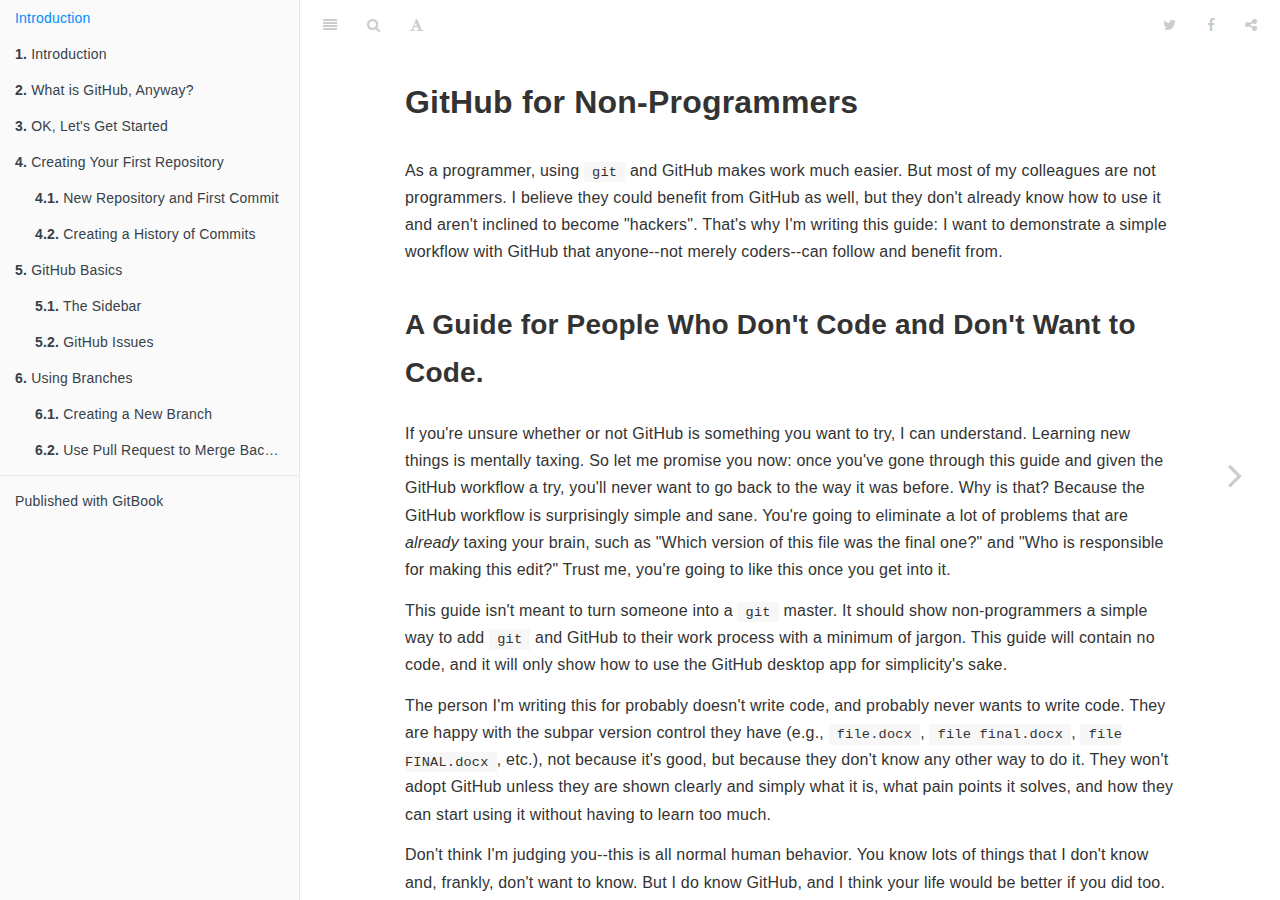
<file: _book/index.html>
<!DOCTYPE HTML>
<html lang="en" >
    
    <head>
        
        <meta charset="UTF-8">
        <meta http-equiv="X-UA-Compatible" content="IE=edge" />
        <title>Introduction | GitHub for Non-Programmers</title>
        <meta content="text/html; charset=utf-8" http-equiv="Content-Type">
        <meta name="description" content="As a programmer, using git and GitHub makes work much easier. But most of my colleagues are not programmers. I believe they could benefit from GitHub as well, but they don&#39;t already know how to use it and aren&#39;t inclined to become &quot;hackers&quot;. That&#39;s why I&#39;m writing this guide: I want to demonstrate a simple workflow with GitHub that anyone--not merely coders--can follow and benefit from.">
        <meta name="generator" content="GitBook 2.5.2">
        
        
        <meta name="HandheldFriendly" content="true"/>
        <meta name="viewport" content="width=device-width, initial-scale=1, user-scalable=no">
        <meta name="apple-mobile-web-app-capable" content="yes">
        <meta name="apple-mobile-web-app-status-bar-style" content="black">
        <link rel="apple-touch-icon-precomposed" sizes="152x152" href="gitbook/images/apple-touch-icon-precomposed-152.png">
        <link rel="shortcut icon" href="gitbook/images/favicon.ico" type="image/x-icon">
        
    <link rel="stylesheet" href="gitbook/style.css">
    
        
        <link rel="stylesheet" href="gitbook/plugins/gitbook-plugin-highlight/website.css">
        
    
        
        <link rel="stylesheet" href="gitbook/plugins/gitbook-plugin-search/search.css">
        
    
        
        <link rel="stylesheet" href="gitbook/plugins/gitbook-plugin-fontsettings/website.css">
        
    
    

        
    
    
    <link rel="next" href="./introduction.html" />
    
    

        
    </head>
    <body>
        
        
    <div class="book" data-level="0" data-chapter-title="Introduction" data-filepath="README.md" data-basepath="." data-revision="Thu Nov 12 2015 14:56:38 GMT-0500 (Eastern Standard Time)">
    

<div class="book-summary">
    <nav role="navigation">
        <ul class="summary">
            
            
            
            

            

            
    
        <li class="chapter active" data-level="0" data-path="index.html">
            
                
                    <a href="./index.html">
                
                        <i class="fa fa-check"></i>
                        
                        Introduction
                    </a>
            
            
        </li>
    
        <li class="chapter " data-level="1" data-path="introduction.html">
            
                
                    <a href="./introduction.html">
                
                        <i class="fa fa-check"></i>
                        
                            <b>1.</b>
                        
                        Introduction
                    </a>
            
            
        </li>
    
        <li class="chapter " data-level="2" data-path="what-is-github-anyway.html">
            
                
                    <a href="./what-is-github-anyway.html">
                
                        <i class="fa fa-check"></i>
                        
                            <b>2.</b>
                        
                        What is GitHub, Anyway?
                    </a>
            
            
        </li>
    
        <li class="chapter " data-level="3" data-path="ok-lets-get-started.html">
            
                
                    <a href="./ok-lets-get-started.html">
                
                        <i class="fa fa-check"></i>
                        
                            <b>3.</b>
                        
                        OK, Let&#39;s Get Started
                    </a>
            
            
        </li>
    
        <li class="chapter " data-level="4" data-path="creating-your-first-repository.html">
            
                
                    <a href="./creating-your-first-repository.html">
                
                        <i class="fa fa-check"></i>
                        
                            <b>4.</b>
                        
                        Creating Your First Repository
                    </a>
            
            
            <ul class="articles">
                
    
        <li class="chapter " data-level="4.1" data-path="new-repo-first-commit.html">
            
                
                    <a href="./new-repo-first-commit.html">
                
                        <i class="fa fa-check"></i>
                        
                            <b>4.1.</b>
                        
                        New Repository and First Commit
                    </a>
            
            
        </li>
    
        <li class="chapter " data-level="4.2" data-path="creating-history-commits.html">
            
                
                    <a href="./creating-history-commits.html">
                
                        <i class="fa fa-check"></i>
                        
                            <b>4.2.</b>
                        
                        Creating a History of Commits
                    </a>
            
            
        </li>
    

            </ul>
            
        </li>
    
        <li class="chapter " data-level="5" data-path="github-basics.html">
            
                
                    <a href="./github-basics.html">
                
                        <i class="fa fa-check"></i>
                        
                            <b>5.</b>
                        
                        GitHub Basics
                    </a>
            
            
            <ul class="articles">
                
    
        <li class="chapter " data-level="5.1" data-path="sidebar.html">
            
                
                    <a href="./sidebar.html">
                
                        <i class="fa fa-check"></i>
                        
                            <b>5.1.</b>
                        
                        The Sidebar
                    </a>
            
            
        </li>
    
        <li class="chapter " data-level="5.2" data-path="issues.html">
            
                
                    <a href="./issues.html">
                
                        <i class="fa fa-check"></i>
                        
                            <b>5.2.</b>
                        
                        GitHub Issues
                    </a>
            
            
        </li>
    

            </ul>
            
        </li>
    
        <li class="chapter " data-level="6" data-path="using-branches.html">
            
                
                    <a href="./using-branches.html">
                
                        <i class="fa fa-check"></i>
                        
                            <b>6.</b>
                        
                        Using Branches
                    </a>
            
            
            <ul class="articles">
                
    
        <li class="chapter " data-level="6.1" data-path="create-new-branch.html">
            
                
                    <a href="./create-new-branch.html">
                
                        <i class="fa fa-check"></i>
                        
                            <b>6.1.</b>
                        
                        Creating a New Branch
                    </a>
            
            
        </li>
    
        <li class="chapter " data-level="6.2" data-path="pull-requests.html">
            
                
                    <a href="./pull-requests.html">
                
                        <i class="fa fa-check"></i>
                        
                            <b>6.2.</b>
                        
                        Use Pull Request to Merge Back into Master
                    </a>
            
            
        </li>
    

            </ul>
            
        </li>
    


            
            <li class="divider"></li>
            <li>
                <a href="https://www.gitbook.com" target="blank" class="gitbook-link">
                    Published with GitBook
                </a>
            </li>
            
        </ul>
    </nav>
</div>

    <div class="book-body">
        <div class="body-inner">
            <div class="book-header" role="navigation">
    <!-- Actions Left -->
    

    <!-- Title -->
    <h1>
        <i class="fa fa-circle-o-notch fa-spin"></i>
        <a href="./" >GitHub for Non-Programmers</a>
    </h1>
</div>

            <div class="page-wrapper" tabindex="-1" role="main">
                <div class="page-inner">
                
                
                    <section class="normal" id="section-">
                    
                        <h1 id="github-for-nonprogrammers">GitHub for Non-Programmers</h1>
<p>As a programmer, using <code>git</code> and GitHub makes work much easier. But most of my colleagues are not programmers. I believe they could benefit from GitHub as well, but they don&apos;t already know how to use it and aren&apos;t inclined to become &quot;hackers&quot;. That&apos;s why I&apos;m writing this guide: I want to demonstrate a simple workflow with GitHub that anyone--not merely coders--can follow and benefit from.</p>
<h2 id="a-guide-for-people-who-dont-code-and-dont-want-to-code">A Guide for People Who Don&apos;t Code and Don&apos;t Want to Code.</h2>
<p>If you&apos;re unsure whether or not GitHub is something you want to try, I can understand. Learning new things is mentally taxing. So let me promise you now: once you&apos;ve gone through this guide and given the GitHub workflow a try, you&apos;ll never want to go back to the way it was before. Why is that? Because the GitHub workflow is surprisingly simple and sane. You&apos;re going to eliminate a lot of problems that are <em>already</em> taxing your brain, such as &quot;Which version of this file was the final one?&quot; and &quot;Who is responsible for making this edit?&quot; Trust me, you&apos;re going to like this once you get into it.</p>
<p>This guide isn&apos;t meant to turn someone into a <code>git</code> master. It should show non-programmers a simple way to add <code>git</code> and GitHub to their work process with a minimum of jargon. This guide will contain no code, and it will only show how to use the GitHub desktop app for simplicity&apos;s sake.</p>
<p>The person I&apos;m writing this for probably doesn&apos;t write code, and probably never wants to write code. They are happy with the subpar version control they have (e.g., <code>file.docx</code>, <code>file final.docx</code>, <code>file FINAL.docx</code>, etc.), not because it&apos;s good, but because they don&apos;t know any other way to do it. They won&apos;t adopt GitHub unless they are shown clearly and simply what it is, what pain points it solves, and how they can start using it without having to learn too much.</p>
<p>Don&apos;t think I&apos;m judging you--this is all normal human behavior. You know lots of things that I don&apos;t know and, frankly, don&apos;t want to know. But I do know GitHub, and I think your life would be better if you did too. So I&apos;m going to try to convince you as gently as possible.</p>
<h2 id="contributing">Contributing</h2>
<p>Any help is welcome in improving this guide. Please see <a href="https://github.com/tvanantwerp/github-for-non-programmers/blob/master/CONTRIBUTING.md" target="_blank">our contributing guidelines</a> for ways to help out.</p>
<h2 id="license">License</h2>
<p>This guide is distributed under a <a href="https://creativecommons.org/licenses/by-sa/4.0/" target="_blank">Creative Commons Attribution-ShareAlike 4.0 International License</a>. Designs in GitHub products are copyrighted by GitHub, and their images are used under fair use doctrine for educational purposes.</p>

                    
                    </section>
                
                
                </div>
            </div>
        </div>

        
        
        <a href="./introduction.html" class="navigation navigation-next navigation-unique" aria-label="Next page: Introduction"><i class="fa fa-angle-right"></i></a>
        
    </div>
</div>

        
<script src="gitbook/app.js"></script>

    
    <script src="gitbook/plugins/gitbook-plugin-search/lunr.min.js"></script>
    

    
    <script src="gitbook/plugins/gitbook-plugin-search/search.js"></script>
    

    
    <script src="gitbook/plugins/gitbook-plugin-sharing/buttons.js"></script>
    

    
    <script src="gitbook/plugins/gitbook-plugin-fontsettings/buttons.js"></script>
    

    
    <script src="gitbook/plugins/gitbook-plugin-livereload/plugin.js"></script>
    

<script>
require(["gitbook"], function(gitbook) {
    var config = {"highlight":{},"search":{},"sharing":{"facebook":true,"twitter":true,"google":false,"weibo":false,"instapaper":false,"vk":false,"all":["facebook","google","twitter","weibo","instapaper"]},"fontsettings":{"theme":"white","family":"sans","size":2},"livereload":{}};
    gitbook.start(config);
});
</script>

        
    </body>
    
</html>
</file>
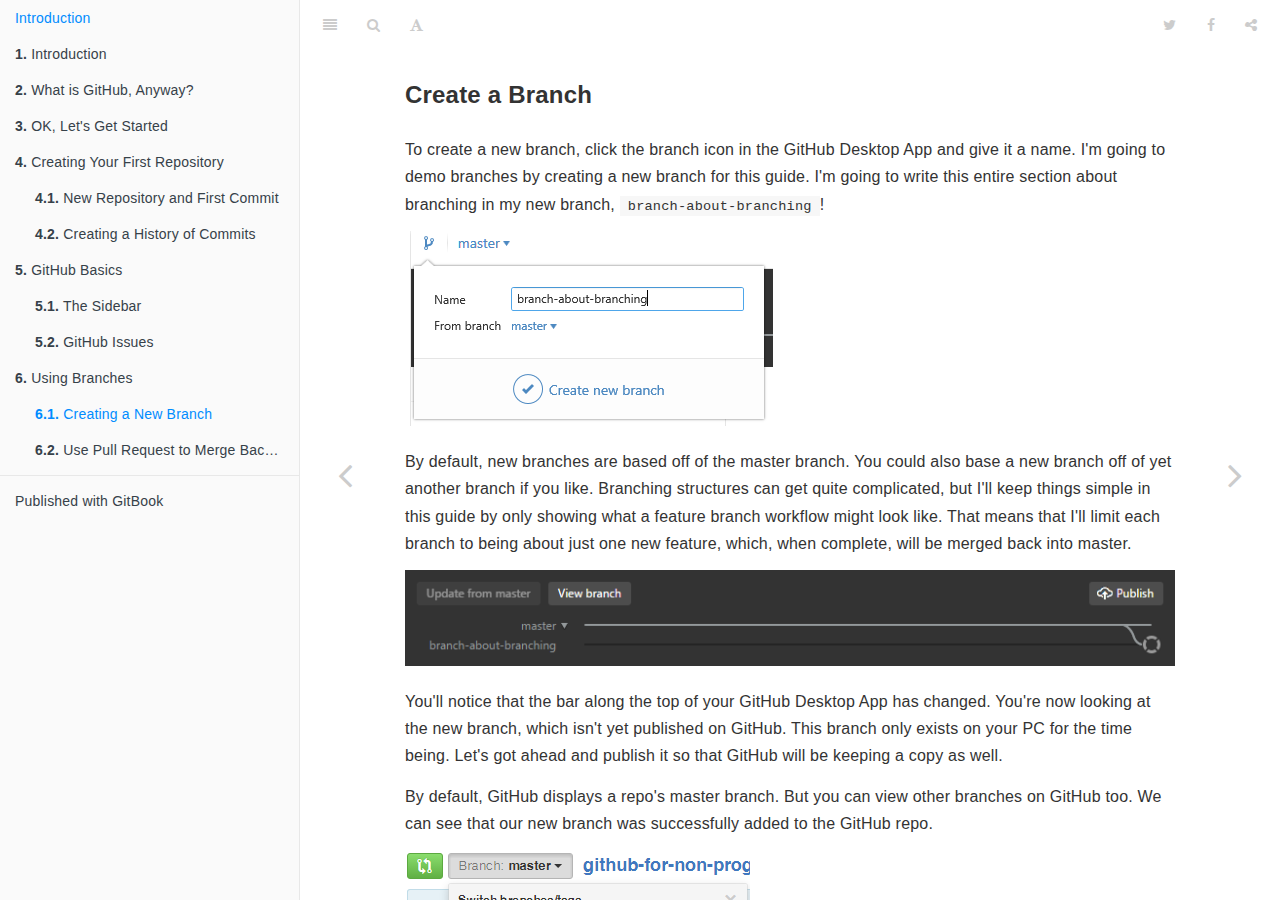
<file: _book/create-new-branch.html>
<!DOCTYPE HTML>
<html lang="en" >
    
    <head>
        
        <meta charset="UTF-8">
        <meta http-equiv="X-UA-Compatible" content="IE=edge" />
        <title>Creating a New Branch | GitHub for Non-Programmers</title>
        <meta content="text/html; charset=utf-8" http-equiv="Content-Type">
        <meta name="description" content="">
        <meta name="generator" content="GitBook 2.5.2">
        
        
        <meta name="HandheldFriendly" content="true"/>
        <meta name="viewport" content="width=device-width, initial-scale=1, user-scalable=no">
        <meta name="apple-mobile-web-app-capable" content="yes">
        <meta name="apple-mobile-web-app-status-bar-style" content="black">
        <link rel="apple-touch-icon-precomposed" sizes="152x152" href="gitbook/images/apple-touch-icon-precomposed-152.png">
        <link rel="shortcut icon" href="gitbook/images/favicon.ico" type="image/x-icon">
        
    <link rel="stylesheet" href="gitbook/style.css">
    
        
        <link rel="stylesheet" href="gitbook/plugins/gitbook-plugin-highlight/website.css">
        
    
        
        <link rel="stylesheet" href="gitbook/plugins/gitbook-plugin-search/search.css">
        
    
        
        <link rel="stylesheet" href="gitbook/plugins/gitbook-plugin-fontsettings/website.css">
        
    
    

        
    
    
    <link rel="next" href="./pull-requests.html" />
    
    
    <link rel="prev" href="./using-branches.html" />
    

        
    </head>
    <body>
        
        
    <div class="book" data-level="6.1" data-chapter-title="Creating a New Branch" data-filepath="create-new-branch.md" data-basepath="." data-revision="Thu Nov 12 2015 14:49:22 GMT-0500 (Eastern Standard Time)">
    

<div class="book-summary">
    <nav role="navigation">
        <ul class="summary">
            
            
            
            

            

            
    
        <li class="chapter " data-level="0" data-path="index.html">
            
                
                    <a href="./index.html">
                
                        <i class="fa fa-check"></i>
                        
                        Introduction
                    </a>
            
            
        </li>
    
        <li class="chapter " data-level="1" data-path="introduction.html">
            
                
                    <a href="./introduction.html">
                
                        <i class="fa fa-check"></i>
                        
                            <b>1.</b>
                        
                        Introduction
                    </a>
            
            
        </li>
    
        <li class="chapter " data-level="2" data-path="what-is-github-anyway.html">
            
                
                    <a href="./what-is-github-anyway.html">
                
                        <i class="fa fa-check"></i>
                        
                            <b>2.</b>
                        
                        What is GitHub, Anyway?
                    </a>
            
            
        </li>
    
        <li class="chapter " data-level="3" data-path="ok-lets-get-started.html">
            
                
                    <a href="./ok-lets-get-started.html">
                
                        <i class="fa fa-check"></i>
                        
                            <b>3.</b>
                        
                        OK, Let&#39;s Get Started
                    </a>
            
            
        </li>
    
        <li class="chapter " data-level="4" data-path="creating-your-first-repository.html">
            
                
                    <a href="./creating-your-first-repository.html">
                
                        <i class="fa fa-check"></i>
                        
                            <b>4.</b>
                        
                        Creating Your First Repository
                    </a>
            
            
            <ul class="articles">
                
    
        <li class="chapter " data-level="4.1" data-path="new-repo-first-commit.html">
            
                
                    <a href="./new-repo-first-commit.html">
                
                        <i class="fa fa-check"></i>
                        
                            <b>4.1.</b>
                        
                        New Repository and First Commit
                    </a>
            
            
        </li>
    
        <li class="chapter " data-level="4.2" data-path="creating-history-commits.html">
            
                
                    <a href="./creating-history-commits.html">
                
                        <i class="fa fa-check"></i>
                        
                            <b>4.2.</b>
                        
                        Creating a History of Commits
                    </a>
            
            
        </li>
    

            </ul>
            
        </li>
    
        <li class="chapter " data-level="5" data-path="github-basics.html">
            
                
                    <a href="./github-basics.html">
                
                        <i class="fa fa-check"></i>
                        
                            <b>5.</b>
                        
                        GitHub Basics
                    </a>
            
            
            <ul class="articles">
                
    
        <li class="chapter " data-level="5.1" data-path="sidebar.html">
            
                
                    <a href="./sidebar.html">
                
                        <i class="fa fa-check"></i>
                        
                            <b>5.1.</b>
                        
                        The Sidebar
                    </a>
            
            
        </li>
    
        <li class="chapter " data-level="5.2" data-path="issues.html">
            
                
                    <a href="./issues.html">
                
                        <i class="fa fa-check"></i>
                        
                            <b>5.2.</b>
                        
                        GitHub Issues
                    </a>
            
            
        </li>
    

            </ul>
            
        </li>
    
        <li class="chapter " data-level="6" data-path="using-branches.html">
            
                
                    <a href="./using-branches.html">
                
                        <i class="fa fa-check"></i>
                        
                            <b>6.</b>
                        
                        Using Branches
                    </a>
            
            
            <ul class="articles">
                
    
        <li class="chapter active" data-level="6.1" data-path="create-new-branch.html">
            
                
                    <a href="./create-new-branch.html">
                
                        <i class="fa fa-check"></i>
                        
                            <b>6.1.</b>
                        
                        Creating a New Branch
                    </a>
            
            
        </li>
    
        <li class="chapter " data-level="6.2" data-path="pull-requests.html">
            
                
                    <a href="./pull-requests.html">
                
                        <i class="fa fa-check"></i>
                        
                            <b>6.2.</b>
                        
                        Use Pull Request to Merge Back into Master
                    </a>
            
            
        </li>
    

            </ul>
            
        </li>
    


            
            <li class="divider"></li>
            <li>
                <a href="https://www.gitbook.com" target="blank" class="gitbook-link">
                    Published with GitBook
                </a>
            </li>
            
        </ul>
    </nav>
</div>

    <div class="book-body">
        <div class="body-inner">
            <div class="book-header" role="navigation">
    <!-- Actions Left -->
    

    <!-- Title -->
    <h1>
        <i class="fa fa-circle-o-notch fa-spin"></i>
        <a href="./" >GitHub for Non-Programmers</a>
    </h1>
</div>

            <div class="page-wrapper" tabindex="-1" role="main">
                <div class="page-inner">
                
                
                    <section class="normal" id="section-">
                    
                        <h3 id="create-a-branch">Create a Branch</h3>
<p>To create a new branch, click the branch icon in the GitHub Desktop App and give it a name. I&apos;m going to demo branches by creating a new branch for this guide. I&apos;m going to write this entire section about branching in my new branch, <code>branch-about-branching</code>!</p>
<p><img src="images/new-branch.png" alt="New Branch"></p>
<p>By default, new branches are based off of the master branch. You could also base a new branch off of yet another branch if you like. Branching structures can get quite complicated, but I&apos;ll keep things simple in this guide by only showing what a feature branch workflow might look like. That means that I&apos;ll limit each branch to being about just one new feature, which, when complete, will be merged back into master.</p>
<p><img src="images/new-branch-display.png" alt="New Branch Display"></p>
<p>You&apos;ll notice that the bar along the top of your GitHub Desktop App has changed. You&apos;re now looking at the new branch, which isn&apos;t yet published on GitHub. This branch only exists on your PC for the time being. Let&apos;s got ahead and publish it so that GitHub will be keeping a copy as well.</p>
<p>By default, GitHub displays a repo&apos;s master branch. But you can view other branches on GitHub too. We can see that our new branch was successfully added to the GitHub repo.</p>
<p><img src="images/github-branches.png" alt="Branches in GitHub"></p>
<p>Now that we&apos;ve created this new branch, we can add all of our relevant commits to just this branch. It won&apos;t affect what&apos;s on the master branch at all! This is a great way to experiment with projects, trying out new ideas without risking the destruction of preexisting good work.</p>

                    
                    </section>
                
                
                </div>
            </div>
        </div>

        
        <a href="./using-branches.html" class="navigation navigation-prev " aria-label="Previous page: Using Branches"><i class="fa fa-angle-left"></i></a>
        
        
        <a href="./pull-requests.html" class="navigation navigation-next " aria-label="Next page: Use Pull Request to Merge Back into Master"><i class="fa fa-angle-right"></i></a>
        
    </div>
</div>

        
<script src="gitbook/app.js"></script>

    
    <script src="gitbook/plugins/gitbook-plugin-search/lunr.min.js"></script>
    

    
    <script src="gitbook/plugins/gitbook-plugin-search/search.js"></script>
    

    
    <script src="gitbook/plugins/gitbook-plugin-sharing/buttons.js"></script>
    

    
    <script src="gitbook/plugins/gitbook-plugin-fontsettings/buttons.js"></script>
    

    
    <script src="gitbook/plugins/gitbook-plugin-livereload/plugin.js"></script>
    

<script>
require(["gitbook"], function(gitbook) {
    var config = {"highlight":{},"search":{},"sharing":{"facebook":true,"twitter":true,"google":false,"weibo":false,"instapaper":false,"vk":false,"all":["facebook","google","twitter","weibo","instapaper"]},"fontsettings":{"theme":"white","family":"sans","size":2},"livereload":{}};
    gitbook.start(config);
});
</script>

        
    </body>
    
</html>
</file>
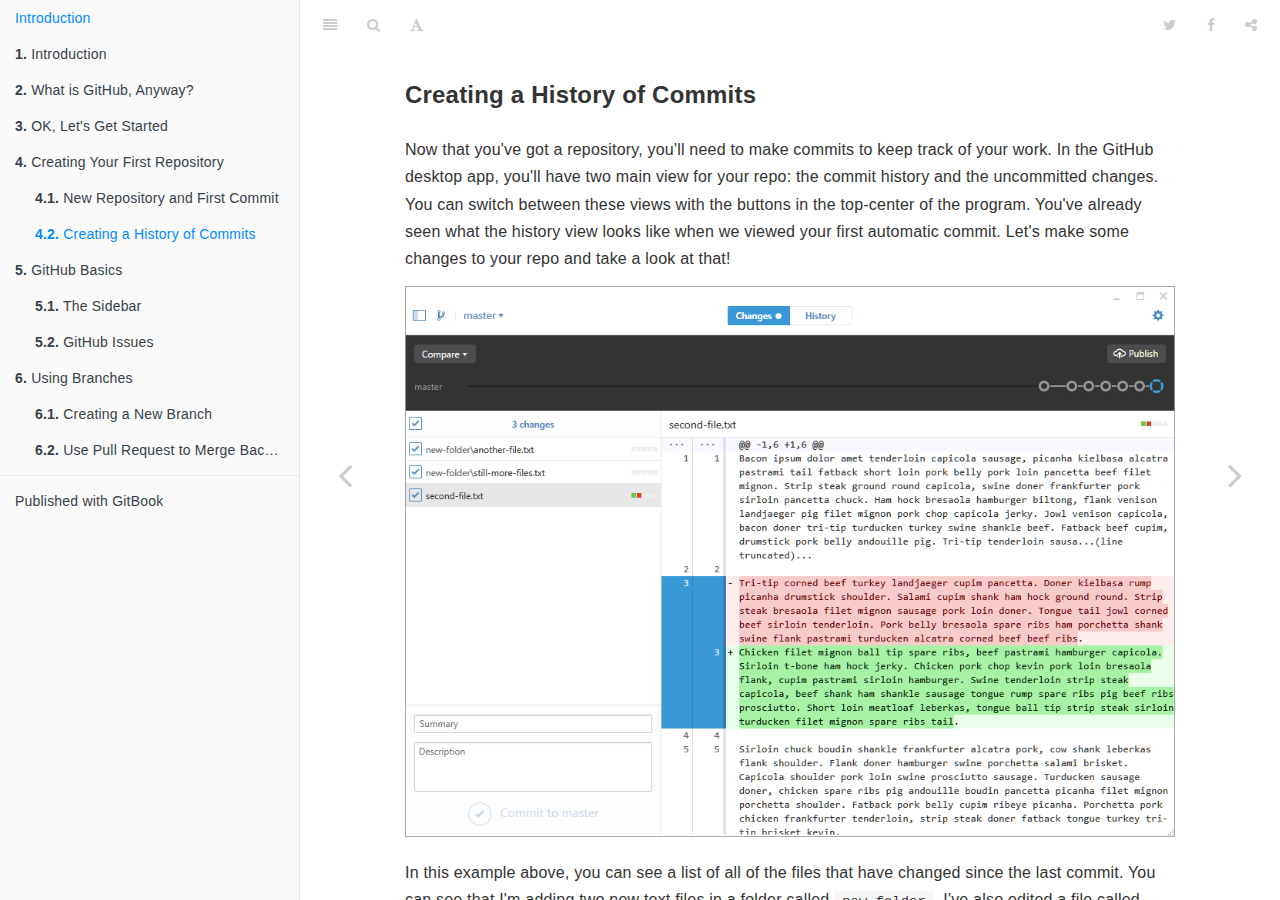
<file: _book/creating-history-commits.html>
<!DOCTYPE HTML>
<html lang="en" >
    
    <head>
        
        <meta charset="UTF-8">
        <meta http-equiv="X-UA-Compatible" content="IE=edge" />
        <title>Creating a History of Commits | GitHub for Non-Programmers</title>
        <meta content="text/html; charset=utf-8" http-equiv="Content-Type">
        <meta name="description" content="">
        <meta name="generator" content="GitBook 2.5.2">
        
        
        <meta name="HandheldFriendly" content="true"/>
        <meta name="viewport" content="width=device-width, initial-scale=1, user-scalable=no">
        <meta name="apple-mobile-web-app-capable" content="yes">
        <meta name="apple-mobile-web-app-status-bar-style" content="black">
        <link rel="apple-touch-icon-precomposed" sizes="152x152" href="gitbook/images/apple-touch-icon-precomposed-152.png">
        <link rel="shortcut icon" href="gitbook/images/favicon.ico" type="image/x-icon">
        
    <link rel="stylesheet" href="gitbook/style.css">
    
        
        <link rel="stylesheet" href="gitbook/plugins/gitbook-plugin-highlight/website.css">
        
    
        
        <link rel="stylesheet" href="gitbook/plugins/gitbook-plugin-search/search.css">
        
    
        
        <link rel="stylesheet" href="gitbook/plugins/gitbook-plugin-fontsettings/website.css">
        
    
    

        
    
    
    <link rel="next" href="./github-basics.html" />
    
    
    <link rel="prev" href="./new-repo-first-commit.html" />
    

        
    </head>
    <body>
        
        
    <div class="book" data-level="4.2" data-chapter-title="Creating a History of Commits" data-filepath="creating-history-commits.md" data-basepath="." data-revision="Thu Nov 12 2015 14:49:22 GMT-0500 (Eastern Standard Time)">
    

<div class="book-summary">
    <nav role="navigation">
        <ul class="summary">
            
            
            
            

            

            
    
        <li class="chapter " data-level="0" data-path="index.html">
            
                
                    <a href="./index.html">
                
                        <i class="fa fa-check"></i>
                        
                        Introduction
                    </a>
            
            
        </li>
    
        <li class="chapter " data-level="1" data-path="introduction.html">
            
                
                    <a href="./introduction.html">
                
                        <i class="fa fa-check"></i>
                        
                            <b>1.</b>
                        
                        Introduction
                    </a>
            
            
        </li>
    
        <li class="chapter " data-level="2" data-path="what-is-github-anyway.html">
            
                
                    <a href="./what-is-github-anyway.html">
                
                        <i class="fa fa-check"></i>
                        
                            <b>2.</b>
                        
                        What is GitHub, Anyway?
                    </a>
            
            
        </li>
    
        <li class="chapter " data-level="3" data-path="ok-lets-get-started.html">
            
                
                    <a href="./ok-lets-get-started.html">
                
                        <i class="fa fa-check"></i>
                        
                            <b>3.</b>
                        
                        OK, Let&#39;s Get Started
                    </a>
            
            
        </li>
    
        <li class="chapter " data-level="4" data-path="creating-your-first-repository.html">
            
                
                    <a href="./creating-your-first-repository.html">
                
                        <i class="fa fa-check"></i>
                        
                            <b>4.</b>
                        
                        Creating Your First Repository
                    </a>
            
            
            <ul class="articles">
                
    
        <li class="chapter " data-level="4.1" data-path="new-repo-first-commit.html">
            
                
                    <a href="./new-repo-first-commit.html">
                
                        <i class="fa fa-check"></i>
                        
                            <b>4.1.</b>
                        
                        New Repository and First Commit
                    </a>
            
            
        </li>
    
        <li class="chapter active" data-level="4.2" data-path="creating-history-commits.html">
            
                
                    <a href="./creating-history-commits.html">
                
                        <i class="fa fa-check"></i>
                        
                            <b>4.2.</b>
                        
                        Creating a History of Commits
                    </a>
            
            
        </li>
    

            </ul>
            
        </li>
    
        <li class="chapter " data-level="5" data-path="github-basics.html">
            
                
                    <a href="./github-basics.html">
                
                        <i class="fa fa-check"></i>
                        
                            <b>5.</b>
                        
                        GitHub Basics
                    </a>
            
            
            <ul class="articles">
                
    
        <li class="chapter " data-level="5.1" data-path="sidebar.html">
            
                
                    <a href="./sidebar.html">
                
                        <i class="fa fa-check"></i>
                        
                            <b>5.1.</b>
                        
                        The Sidebar
                    </a>
            
            
        </li>
    
        <li class="chapter " data-level="5.2" data-path="issues.html">
            
                
                    <a href="./issues.html">
                
                        <i class="fa fa-check"></i>
                        
                            <b>5.2.</b>
                        
                        GitHub Issues
                    </a>
            
            
        </li>
    

            </ul>
            
        </li>
    
        <li class="chapter " data-level="6" data-path="using-branches.html">
            
                
                    <a href="./using-branches.html">
                
                        <i class="fa fa-check"></i>
                        
                            <b>6.</b>
                        
                        Using Branches
                    </a>
            
            
            <ul class="articles">
                
    
        <li class="chapter " data-level="6.1" data-path="create-new-branch.html">
            
                
                    <a href="./create-new-branch.html">
                
                        <i class="fa fa-check"></i>
                        
                            <b>6.1.</b>
                        
                        Creating a New Branch
                    </a>
            
            
        </li>
    
        <li class="chapter " data-level="6.2" data-path="pull-requests.html">
            
                
                    <a href="./pull-requests.html">
                
                        <i class="fa fa-check"></i>
                        
                            <b>6.2.</b>
                        
                        Use Pull Request to Merge Back into Master
                    </a>
            
            
        </li>
    

            </ul>
            
        </li>
    


            
            <li class="divider"></li>
            <li>
                <a href="https://www.gitbook.com" target="blank" class="gitbook-link">
                    Published with GitBook
                </a>
            </li>
            
        </ul>
    </nav>
</div>

    <div class="book-body">
        <div class="body-inner">
            <div class="book-header" role="navigation">
    <!-- Actions Left -->
    

    <!-- Title -->
    <h1>
        <i class="fa fa-circle-o-notch fa-spin"></i>
        <a href="./" >GitHub for Non-Programmers</a>
    </h1>
</div>

            <div class="page-wrapper" tabindex="-1" role="main">
                <div class="page-inner">
                
                
                    <section class="normal" id="section-">
                    
                        <h3 id="creating-a-history-of-commits">Creating a History of Commits</h3>
<p>Now that you&apos;ve got a repository, you&apos;ll need to make commits to keep track of your work. In the GitHub desktop app, you&apos;ll have two main view for your repo: the commit history and the uncommitted changes. You can switch between these views with the buttons in the top-center of the program. You&apos;ve already seen what the history view looks like when we viewed your first automatic commit. Let&apos;s make some changes to your repo and take a look at that!</p>
<p><img src="images/uncommitted-changes.png" alt="Uncommitted changes"></p>
<p>In this example above, you can see a list of all of the files that have changed since the last commit. You can see that I&apos;m adding two new text files in a folder called <code>new-folder</code>. I&apos;ve also edited a file called <code>second-file.txt</code>, completely replacing the second paragraph of text as previewed on the right. Commits let us track saved changes to <em>any</em> file within the repo&apos;s folder. If no changes were made to a set of files, those files won&apos;t been seen in commit summaries.</p>
<p>The changes view allows me to review what I&apos;ve done since the last commit and, if I&apos;m happy with these changes, create a new commit with my changes. To do this, look at the box in the bottom-left corner and simply give the commit a name in the <strong>Summary</strong> field and click <strong>Commit to master</strong>.</p>
<p><img src="images/commit-message.png" alt="New commit message"></p>
<p>Easy, right? Now we can go back to our history view and see the new commit at the top of our history with a full summary of the changes we made.</p>
<p><img src="images/new-commit-history.png" alt="Update commit history"></p>
<p>Now that you know how to review changes between commits and create new commits, you&apos;re ready to build a habit of committing changes to your work on a regular basis.</p>
<h3 id="when-should-i-commit">When Should I Commit?</h3>
<p>If you ask Google that question, you&apos;ll get all sorts of dubious relationship advice. I can&apos;t really advise you about relationships, but I can give you advice on when to create commits to your work.</p>
<p>You should try to make commits that are logical chunks of work that you&apos;ve done. In my example commit history, I created commits for new files, new sections of text documents that I&apos;d written, and for rewrites of those sections. You probably don&apos;t need to make a commit for adding a comma somewhere--you can wait and include that change with a larger body of changes. However, you shouldn&apos;t wait too long. If your repo only has a single commit of your finished work, then you&apos;re not really using version control at all.</p>
<p>As another example of what I mean by committing the logical chunks of your work as you go, here&apos;s the commit history of this guide up to this point:</p>
<p><img src="images/guide-commits.png" alt="Guide commit history"></p>

                    
                    </section>
                
                
                </div>
            </div>
        </div>

        
        <a href="./new-repo-first-commit.html" class="navigation navigation-prev " aria-label="Previous page: New Repository and First Commit"><i class="fa fa-angle-left"></i></a>
        
        
        <a href="./github-basics.html" class="navigation navigation-next " aria-label="Next page: GitHub Basics"><i class="fa fa-angle-right"></i></a>
        
    </div>
</div>

        
<script src="gitbook/app.js"></script>

    
    <script src="gitbook/plugins/gitbook-plugin-search/lunr.min.js"></script>
    

    
    <script src="gitbook/plugins/gitbook-plugin-search/search.js"></script>
    

    
    <script src="gitbook/plugins/gitbook-plugin-sharing/buttons.js"></script>
    

    
    <script src="gitbook/plugins/gitbook-plugin-fontsettings/buttons.js"></script>
    

    
    <script src="gitbook/plugins/gitbook-plugin-livereload/plugin.js"></script>
    

<script>
require(["gitbook"], function(gitbook) {
    var config = {"highlight":{},"search":{},"sharing":{"facebook":true,"twitter":true,"google":false,"weibo":false,"instapaper":false,"vk":false,"all":["facebook","google","twitter","weibo","instapaper"]},"fontsettings":{"theme":"white","family":"sans","size":2},"livereload":{}};
    gitbook.start(config);
});
</script>

        
    </body>
    
</html>
</file>
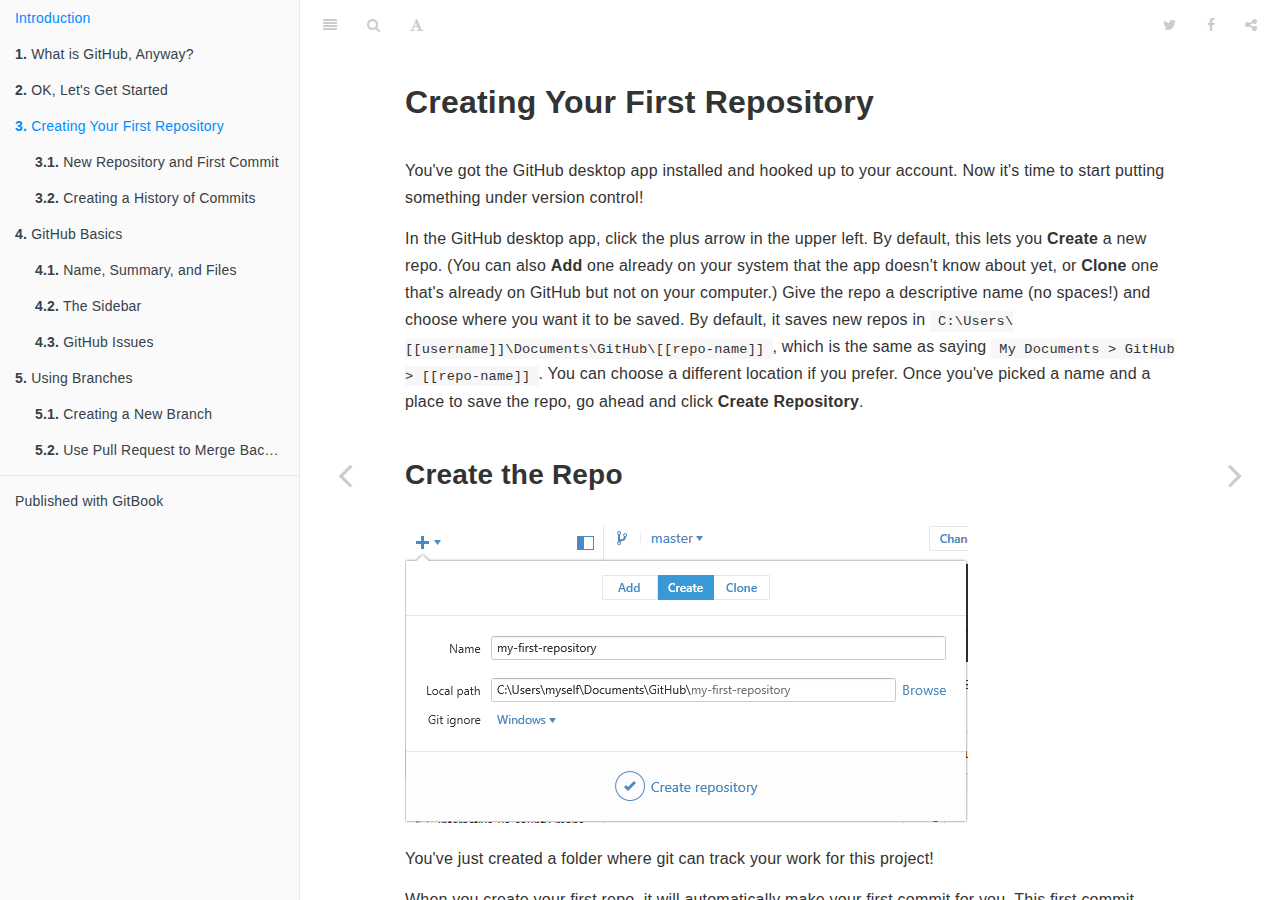
<file: _book/creating-your-first-repository.html>
<!DOCTYPE HTML>
<html lang="en" >
    
    <head>
        
        <meta charset="UTF-8">
        <meta http-equiv="X-UA-Compatible" content="IE=edge" />
        <title>Creating Your First Repository | GitHub for Non-Programmers</title>
        <meta content="text/html; charset=utf-8" http-equiv="Content-Type">
        <meta name="description" content="">
        <meta name="generator" content="GitBook 2.5.2">
        
        
        <meta name="HandheldFriendly" content="true"/>
        <meta name="viewport" content="width=device-width, initial-scale=1, user-scalable=no">
        <meta name="apple-mobile-web-app-capable" content="yes">
        <meta name="apple-mobile-web-app-status-bar-style" content="black">
        <link rel="apple-touch-icon-precomposed" sizes="152x152" href="gitbook/images/apple-touch-icon-precomposed-152.png">
        <link rel="shortcut icon" href="gitbook/images/favicon.ico" type="image/x-icon">
        
    <link rel="stylesheet" href="gitbook/style.css">
    
        
        <link rel="stylesheet" href="gitbook/plugins/gitbook-plugin-highlight/website.css">
        
    
        
        <link rel="stylesheet" href="gitbook/plugins/gitbook-plugin-search/search.css">
        
    
        
        <link rel="stylesheet" href="gitbook/plugins/gitbook-plugin-fontsettings/website.css">
        
    
    

        
    
    
    <link rel="next" href="./new-repo-first-commit.html" />
    
    
    <link rel="prev" href="./ok-lets-get-started.html" />
    

        
    </head>
    <body>
        
        
    <div class="book" data-level="3" data-chapter-title="Creating Your First Repository" data-filepath="creating-your-first-repository.md" data-basepath="." data-revision="Thu Nov 12 2015 15:05:53 GMT-0500 (Eastern Standard Time)">
    

<div class="book-summary">
    <nav role="navigation">
        <ul class="summary">
            
            
            
            

            

            
    
        <li class="chapter " data-level="0" data-path="index.html">
            
                
                    <a href="./index.html">
                
                        <i class="fa fa-check"></i>
                        
                        Introduction
                    </a>
            
            
        </li>
    
        <li class="chapter " data-level="1" data-path="what-is-github-anyway.html">
            
                
                    <a href="./what-is-github-anyway.html">
                
                        <i class="fa fa-check"></i>
                        
                            <b>1.</b>
                        
                        What is GitHub, Anyway?
                    </a>
            
            
        </li>
    
        <li class="chapter " data-level="2" data-path="ok-lets-get-started.html">
            
                
                    <a href="./ok-lets-get-started.html">
                
                        <i class="fa fa-check"></i>
                        
                            <b>2.</b>
                        
                        OK, Let&#39;s Get Started
                    </a>
            
            
        </li>
    
        <li class="chapter active" data-level="3" data-path="creating-your-first-repository.html">
            
                
                    <a href="./creating-your-first-repository.html">
                
                        <i class="fa fa-check"></i>
                        
                            <b>3.</b>
                        
                        Creating Your First Repository
                    </a>
            
            
            <ul class="articles">
                
    
        <li class="chapter " data-level="3.1" data-path="new-repo-first-commit.html">
            
                
                    <a href="./new-repo-first-commit.html">
                
                        <i class="fa fa-check"></i>
                        
                            <b>3.1.</b>
                        
                        New Repository and First Commit
                    </a>
            
            
        </li>
    
        <li class="chapter " data-level="3.2" data-path="creating-history-commits.html">
            
                
                    <a href="./creating-history-commits.html">
                
                        <i class="fa fa-check"></i>
                        
                            <b>3.2.</b>
                        
                        Creating a History of Commits
                    </a>
            
            
        </li>
    

            </ul>
            
        </li>
    
        <li class="chapter " data-level="4" data-path="github-basics.html">
            
                
                    <a href="./github-basics.html">
                
                        <i class="fa fa-check"></i>
                        
                            <b>4.</b>
                        
                        GitHub Basics
                    </a>
            
            
            <ul class="articles">
                
    
        <li class="chapter " data-level="4.1" data-path="name-summary-files.html">
            
                
                    <a href="./name-summary-files.html">
                
                        <i class="fa fa-check"></i>
                        
                            <b>4.1.</b>
                        
                        Name, Summary, and Files
                    </a>
            
            
        </li>
    
        <li class="chapter " data-level="4.2" data-path="sidebar.html">
            
                
                    <a href="./sidebar.html">
                
                        <i class="fa fa-check"></i>
                        
                            <b>4.2.</b>
                        
                        The Sidebar
                    </a>
            
            
        </li>
    
        <li class="chapter " data-level="4.3" data-path="issues.html">
            
                
                    <a href="./issues.html">
                
                        <i class="fa fa-check"></i>
                        
                            <b>4.3.</b>
                        
                        GitHub Issues
                    </a>
            
            
        </li>
    

            </ul>
            
        </li>
    
        <li class="chapter " data-level="5" data-path="using-branches.html">
            
                
                    <a href="./using-branches.html">
                
                        <i class="fa fa-check"></i>
                        
                            <b>5.</b>
                        
                        Using Branches
                    </a>
            
            
            <ul class="articles">
                
    
        <li class="chapter " data-level="5.1" data-path="create-new-branch.html">
            
                
                    <a href="./create-new-branch.html">
                
                        <i class="fa fa-check"></i>
                        
                            <b>5.1.</b>
                        
                        Creating a New Branch
                    </a>
            
            
        </li>
    
        <li class="chapter " data-level="5.2" data-path="pull-requests.html">
            
                
                    <a href="./pull-requests.html">
                
                        <i class="fa fa-check"></i>
                        
                            <b>5.2.</b>
                        
                        Use Pull Request to Merge Back into Master
                    </a>
            
            
        </li>
    

            </ul>
            
        </li>
    


            
            <li class="divider"></li>
            <li>
                <a href="https://www.gitbook.com" target="blank" class="gitbook-link">
                    Published with GitBook
                </a>
            </li>
            
        </ul>
    </nav>
</div>

    <div class="book-body">
        <div class="body-inner">
            <div class="book-header" role="navigation">
    <!-- Actions Left -->
    

    <!-- Title -->
    <h1>
        <i class="fa fa-circle-o-notch fa-spin"></i>
        <a href="./" >GitHub for Non-Programmers</a>
    </h1>
</div>

            <div class="page-wrapper" tabindex="-1" role="main">
                <div class="page-inner">
                
                
                    <section class="normal" id="section-">
                    
                        <h1 id="creating-your-first-repository">Creating Your First Repository</h1>
<p>You&apos;ve got the GitHub desktop app installed and hooked up to your account. Now it&apos;s time to start putting something under version control!</p>
<p>In the GitHub desktop app, click the plus arrow in the upper left. By default, this lets you <strong>Create</strong> a new repo. (You can also <strong>Add</strong> one already on your system that the app doesn&apos;t know about yet, or <strong>Clone</strong> one that&apos;s already on GitHub but not on your computer.) Give the repo a descriptive name (no spaces!) and choose where you want it to be saved. By default, it saves new repos in <code>C:\Users\[[username]]\Documents\GitHub\[[repo-name]]</code>, which is the same as saying <code>My Documents &gt; GitHub &gt; [[repo-name]]</code>. You can choose a different location if you prefer. Once you&apos;ve picked a name and a place to save the repo, go ahead and click <strong>Create Repository</strong>.</p>
<h2 id="create-the-repo">Create the Repo</h2>
<p><img src="images/create-repo.png" alt="Create a new repository!"></p>
<p>You&apos;ve just created a folder where git can track your work for this project!</p>
<p>When you create your first repo, it will automatically make your first commit for you. This first commit contains files that help git properly track your work. You can ignore these files for now, but don&apos;t move or delete them! These files are usually hidden, so you&apos;ll likely only see them if you have enabled the viewing of hidden system files on your computer.</p>

                    
                    </section>
                
                
                </div>
            </div>
        </div>

        
        <a href="./ok-lets-get-started.html" class="navigation navigation-prev " aria-label="Previous page: OK, Let&#39;s Get Started"><i class="fa fa-angle-left"></i></a>
        
        
        <a href="./new-repo-first-commit.html" class="navigation navigation-next " aria-label="Next page: New Repository and First Commit"><i class="fa fa-angle-right"></i></a>
        
    </div>
</div>

        
<script src="gitbook/app.js"></script>

    
    <script src="gitbook/plugins/gitbook-plugin-search/lunr.min.js"></script>
    

    
    <script src="gitbook/plugins/gitbook-plugin-search/search.js"></script>
    

    
    <script src="gitbook/plugins/gitbook-plugin-sharing/buttons.js"></script>
    

    
    <script src="gitbook/plugins/gitbook-plugin-fontsettings/buttons.js"></script>
    

    
    <script src="gitbook/plugins/gitbook-plugin-livereload/plugin.js"></script>
    

<script>
require(["gitbook"], function(gitbook) {
    var config = {"highlight":{},"search":{},"sharing":{"facebook":true,"twitter":true,"google":false,"weibo":false,"instapaper":false,"vk":false,"all":["facebook","google","twitter","weibo","instapaper"]},"fontsettings":{"theme":"white","family":"sans","size":2},"livereload":{}};
    gitbook.start(config);
});
</script>

        
    </body>
    
</html>
</file>
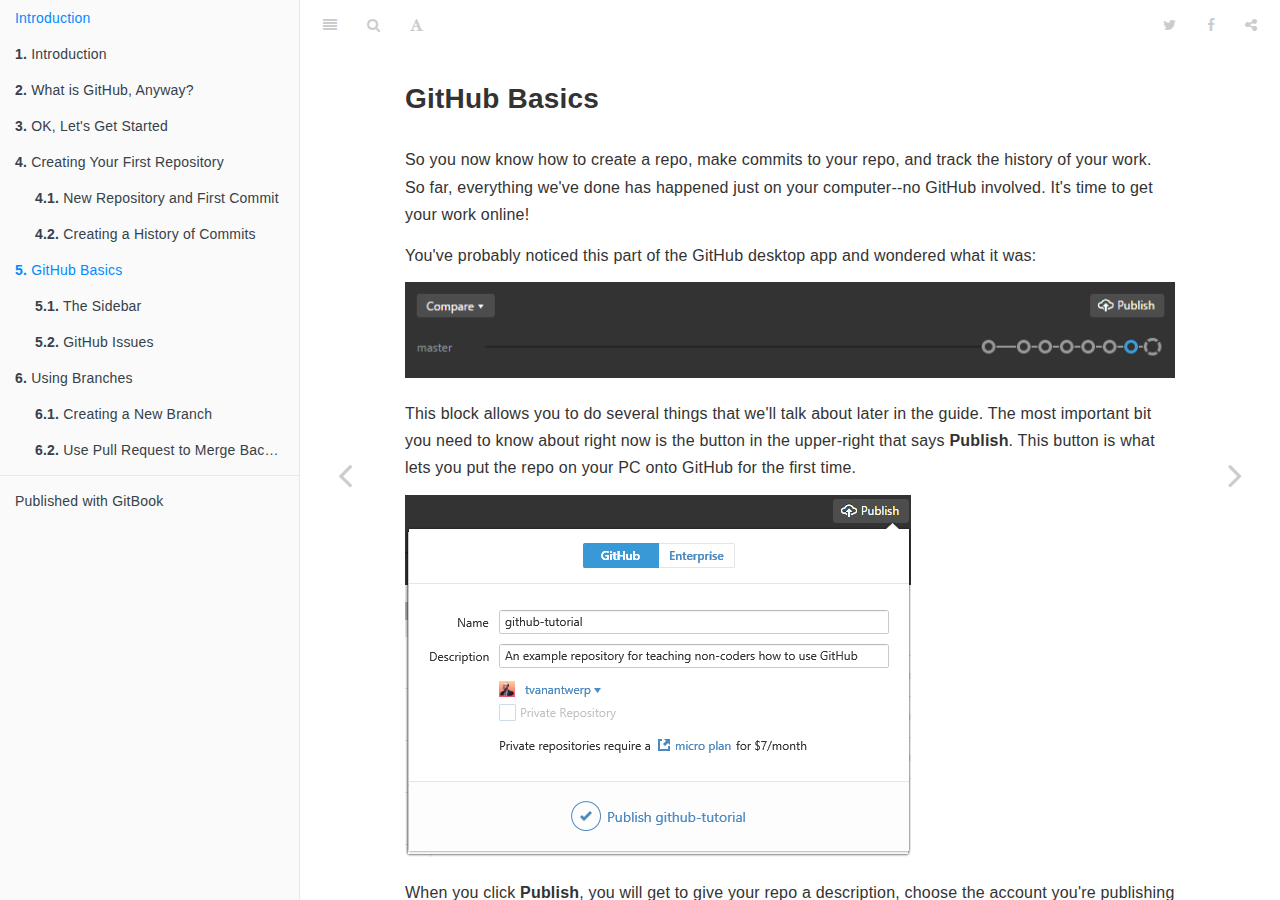
<file: _book/github-basics.html>
<!DOCTYPE HTML>
<html lang="en" >
    
    <head>
        
        <meta charset="UTF-8">
        <meta http-equiv="X-UA-Compatible" content="IE=edge" />
        <title>GitHub Basics | GitHub for Non-Programmers</title>
        <meta content="text/html; charset=utf-8" http-equiv="Content-Type">
        <meta name="description" content="">
        <meta name="generator" content="GitBook 2.5.2">
        
        
        <meta name="HandheldFriendly" content="true"/>
        <meta name="viewport" content="width=device-width, initial-scale=1, user-scalable=no">
        <meta name="apple-mobile-web-app-capable" content="yes">
        <meta name="apple-mobile-web-app-status-bar-style" content="black">
        <link rel="apple-touch-icon-precomposed" sizes="152x152" href="gitbook/images/apple-touch-icon-precomposed-152.png">
        <link rel="shortcut icon" href="gitbook/images/favicon.ico" type="image/x-icon">
        
    <link rel="stylesheet" href="gitbook/style.css">
    
        
        <link rel="stylesheet" href="gitbook/plugins/gitbook-plugin-highlight/website.css">
        
    
        
        <link rel="stylesheet" href="gitbook/plugins/gitbook-plugin-search/search.css">
        
    
        
        <link rel="stylesheet" href="gitbook/plugins/gitbook-plugin-fontsettings/website.css">
        
    
    

        
    
    
    <link rel="next" href="./sidebar.html" />
    
    
    <link rel="prev" href="./creating-history-commits.html" />
    

        
    </head>
    <body>
        
        
    <div class="book" data-level="5" data-chapter-title="GitHub Basics" data-filepath="github-basics.md" data-basepath="." data-revision="Thu Nov 12 2015 14:56:38 GMT-0500 (Eastern Standard Time)">
    

<div class="book-summary">
    <nav role="navigation">
        <ul class="summary">
            
            
            
            

            

            
    
        <li class="chapter " data-level="0" data-path="index.html">
            
                
                    <a href="./index.html">
                
                        <i class="fa fa-check"></i>
                        
                        Introduction
                    </a>
            
            
        </li>
    
        <li class="chapter " data-level="1" data-path="introduction.html">
            
                
                    <a href="./introduction.html">
                
                        <i class="fa fa-check"></i>
                        
                            <b>1.</b>
                        
                        Introduction
                    </a>
            
            
        </li>
    
        <li class="chapter " data-level="2" data-path="what-is-github-anyway.html">
            
                
                    <a href="./what-is-github-anyway.html">
                
                        <i class="fa fa-check"></i>
                        
                            <b>2.</b>
                        
                        What is GitHub, Anyway?
                    </a>
            
            
        </li>
    
        <li class="chapter " data-level="3" data-path="ok-lets-get-started.html">
            
                
                    <a href="./ok-lets-get-started.html">
                
                        <i class="fa fa-check"></i>
                        
                            <b>3.</b>
                        
                        OK, Let&#39;s Get Started
                    </a>
            
            
        </li>
    
        <li class="chapter " data-level="4" data-path="creating-your-first-repository.html">
            
                
                    <a href="./creating-your-first-repository.html">
                
                        <i class="fa fa-check"></i>
                        
                            <b>4.</b>
                        
                        Creating Your First Repository
                    </a>
            
            
            <ul class="articles">
                
    
        <li class="chapter " data-level="4.1" data-path="new-repo-first-commit.html">
            
                
                    <a href="./new-repo-first-commit.html">
                
                        <i class="fa fa-check"></i>
                        
                            <b>4.1.</b>
                        
                        New Repository and First Commit
                    </a>
            
            
        </li>
    
        <li class="chapter " data-level="4.2" data-path="creating-history-commits.html">
            
                
                    <a href="./creating-history-commits.html">
                
                        <i class="fa fa-check"></i>
                        
                            <b>4.2.</b>
                        
                        Creating a History of Commits
                    </a>
            
            
        </li>
    

            </ul>
            
        </li>
    
        <li class="chapter active" data-level="5" data-path="github-basics.html">
            
                
                    <a href="./github-basics.html">
                
                        <i class="fa fa-check"></i>
                        
                            <b>5.</b>
                        
                        GitHub Basics
                    </a>
            
            
            <ul class="articles">
                
    
        <li class="chapter " data-level="5.1" data-path="sidebar.html">
            
                
                    <a href="./sidebar.html">
                
                        <i class="fa fa-check"></i>
                        
                            <b>5.1.</b>
                        
                        The Sidebar
                    </a>
            
            
        </li>
    
        <li class="chapter " data-level="5.2" data-path="issues.html">
            
                
                    <a href="./issues.html">
                
                        <i class="fa fa-check"></i>
                        
                            <b>5.2.</b>
                        
                        GitHub Issues
                    </a>
            
            
        </li>
    

            </ul>
            
        </li>
    
        <li class="chapter " data-level="6" data-path="using-branches.html">
            
                
                    <a href="./using-branches.html">
                
                        <i class="fa fa-check"></i>
                        
                            <b>6.</b>
                        
                        Using Branches
                    </a>
            
            
            <ul class="articles">
                
    
        <li class="chapter " data-level="6.1" data-path="create-new-branch.html">
            
                
                    <a href="./create-new-branch.html">
                
                        <i class="fa fa-check"></i>
                        
                            <b>6.1.</b>
                        
                        Creating a New Branch
                    </a>
            
            
        </li>
    
        <li class="chapter " data-level="6.2" data-path="pull-requests.html">
            
                
                    <a href="./pull-requests.html">
                
                        <i class="fa fa-check"></i>
                        
                            <b>6.2.</b>
                        
                        Use Pull Request to Merge Back into Master
                    </a>
            
            
        </li>
    

            </ul>
            
        </li>
    


            
            <li class="divider"></li>
            <li>
                <a href="https://www.gitbook.com" target="blank" class="gitbook-link">
                    Published with GitBook
                </a>
            </li>
            
        </ul>
    </nav>
</div>

    <div class="book-body">
        <div class="body-inner">
            <div class="book-header" role="navigation">
    <!-- Actions Left -->
    

    <!-- Title -->
    <h1>
        <i class="fa fa-circle-o-notch fa-spin"></i>
        <a href="./" >GitHub for Non-Programmers</a>
    </h1>
</div>

            <div class="page-wrapper" tabindex="-1" role="main">
                <div class="page-inner">
                
                
                    <section class="normal" id="section-">
                    
                        <h2 id="github-basics">GitHub Basics</h2>
<p>So you now know how to create a repo, make commits to your repo, and track the history of your work. So far, everything we&apos;ve done has happened just on your computer--no GitHub involved. It&apos;s time to get your work online!</p>
<p>You&apos;ve probably noticed this part of the GitHub desktop app and wondered what it was:</p>
<p><img src="images/branches-bar-unpublished.png" alt="Branches bar, work unpublished"></p>
<p>This block allows you to do several things that we&apos;ll talk about later in the guide. The most important bit you need to know about right now is the button in the upper-right that says <strong>Publish</strong>. This button is what lets you put the repo on your PC onto GitHub for the first time.</p>
<p><img src="images/publish.png" alt="Publishing menu"></p>
<p>When you click <strong>Publish</strong>, you will get to give your repo a description, choose the account you&apos;re publishing it with (if your have more than one, or are part of an organizational account), and choose whether or not the repo should be private (a paid feature--repositories are publicly viewable by default). Once you&apos;ve chosen all of your options, go ahead and click <strong>Publish [[repo-name]]</strong>.</p>
<p><img src="images/branches-bar-published.png" alt="Branches bar, work published"></p>
<p>Now you&apos;ll see that the <strong>Publish</strong> button has changed into a <strong>Sync</strong> button. And all of those little circles that were on a line underneath it have shrunk into little dots. This shows that your repo is now on GitHub. The circles represented commits that were not yet on GitHub, and the dots represent commits that are synchronized with GitHub. As you make new commits on your computer, new circles will be added to the end of that line and will again change to dots after you <strong>Sync</strong>.</p>
<p>Let&apos;s go to GitHub and check out your repo! All GitHub repositories live at <code>github.com/[[username]]/[[repo-name]]</code>. For example, this guide resides at <a href="https://github.com/tvanantwerp/github-for-non-programmers" target="_blank">github.com/tvanantwerp/github-for-non-programmers</a></p>
<p>Below is what my example repository looks like on GitHub:</p>
<p><img src="images/repo-on-github.png" alt="Example repo on GitHub"></p>
<p>There is a lot of information on this page; some of it you&apos;ll find useful, and some of it you can safely ignore as a non-programmer. Let&apos;s go over the important bits.</p>

                    
                    </section>
                
                
                </div>
            </div>
        </div>

        
        <a href="./creating-history-commits.html" class="navigation navigation-prev " aria-label="Previous page: Creating a History of Commits"><i class="fa fa-angle-left"></i></a>
        
        
        <a href="./sidebar.html" class="navigation navigation-next " aria-label="Next page: The Sidebar"><i class="fa fa-angle-right"></i></a>
        
    </div>
</div>

        
<script src="gitbook/app.js"></script>

    
    <script src="gitbook/plugins/gitbook-plugin-search/lunr.min.js"></script>
    

    
    <script src="gitbook/plugins/gitbook-plugin-search/search.js"></script>
    

    
    <script src="gitbook/plugins/gitbook-plugin-sharing/buttons.js"></script>
    

    
    <script src="gitbook/plugins/gitbook-plugin-fontsettings/buttons.js"></script>
    

    
    <script src="gitbook/plugins/gitbook-plugin-livereload/plugin.js"></script>
    

<script>
require(["gitbook"], function(gitbook) {
    var config = {"highlight":{},"search":{},"sharing":{"facebook":true,"twitter":true,"google":false,"weibo":false,"instapaper":false,"vk":false,"all":["facebook","google","twitter","weibo","instapaper"]},"fontsettings":{"theme":"white","family":"sans","size":2},"livereload":{}};
    gitbook.start(config);
});
</script>

        
    </body>
    
</html>
</file>
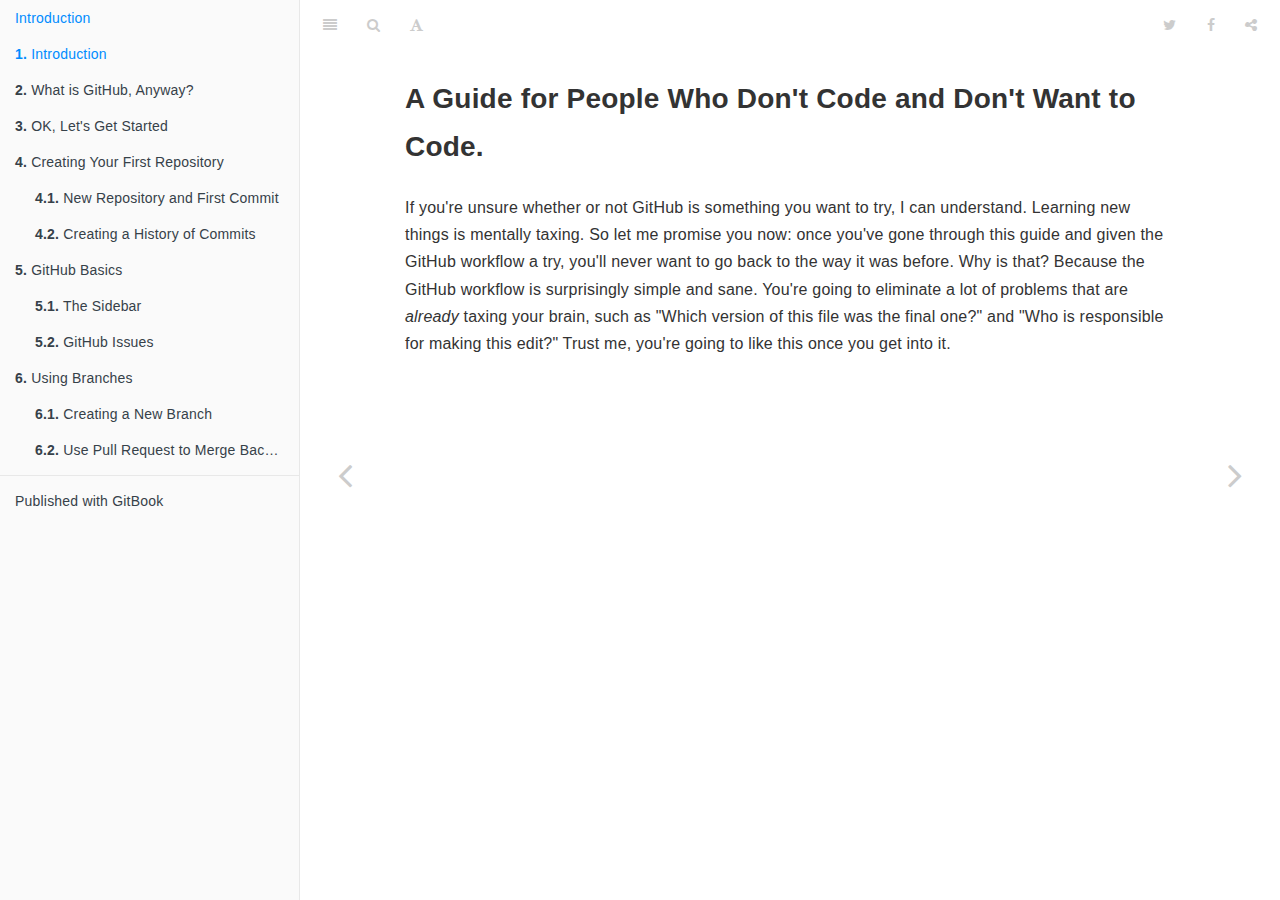
<file: _book/introduction.html>
<!DOCTYPE HTML>
<html lang="en" >
    
    <head>
        
        <meta charset="UTF-8">
        <meta http-equiv="X-UA-Compatible" content="IE=edge" />
        <title>Introduction | GitHub for Non-Programmers</title>
        <meta content="text/html; charset=utf-8" http-equiv="Content-Type">
        <meta name="description" content="">
        <meta name="generator" content="GitBook 2.5.2">
        
        
        <meta name="HandheldFriendly" content="true"/>
        <meta name="viewport" content="width=device-width, initial-scale=1, user-scalable=no">
        <meta name="apple-mobile-web-app-capable" content="yes">
        <meta name="apple-mobile-web-app-status-bar-style" content="black">
        <link rel="apple-touch-icon-precomposed" sizes="152x152" href="gitbook/images/apple-touch-icon-precomposed-152.png">
        <link rel="shortcut icon" href="gitbook/images/favicon.ico" type="image/x-icon">
        
    <link rel="stylesheet" href="gitbook/style.css">
    
        
        <link rel="stylesheet" href="gitbook/plugins/gitbook-plugin-highlight/website.css">
        
    
        
        <link rel="stylesheet" href="gitbook/plugins/gitbook-plugin-search/search.css">
        
    
        
        <link rel="stylesheet" href="gitbook/plugins/gitbook-plugin-fontsettings/website.css">
        
    
    

        
    
    
    <link rel="next" href="./what-is-github-anyway.html" />
    
    
    <link rel="prev" href="./index.html" />
    

        
    </head>
    <body>
        
        
    <div class="book" data-level="1" data-chapter-title="Introduction" data-filepath="introduction.md" data-basepath="." data-revision="Thu Nov 12 2015 14:49:22 GMT-0500 (Eastern Standard Time)">
    

<div class="book-summary">
    <nav role="navigation">
        <ul class="summary">
            
            
            
            

            

            
    
        <li class="chapter " data-level="0" data-path="index.html">
            
                
                    <a href="./index.html">
                
                        <i class="fa fa-check"></i>
                        
                        Introduction
                    </a>
            
            
        </li>
    
        <li class="chapter active" data-level="1" data-path="introduction.html">
            
                
                    <a href="./introduction.html">
                
                        <i class="fa fa-check"></i>
                        
                            <b>1.</b>
                        
                        Introduction
                    </a>
            
            
        </li>
    
        <li class="chapter " data-level="2" data-path="what-is-github-anyway.html">
            
                
                    <a href="./what-is-github-anyway.html">
                
                        <i class="fa fa-check"></i>
                        
                            <b>2.</b>
                        
                        What is GitHub, Anyway?
                    </a>
            
            
        </li>
    
        <li class="chapter " data-level="3" data-path="ok-lets-get-started.html">
            
                
                    <a href="./ok-lets-get-started.html">
                
                        <i class="fa fa-check"></i>
                        
                            <b>3.</b>
                        
                        OK, Let&#39;s Get Started
                    </a>
            
            
        </li>
    
        <li class="chapter " data-level="4" data-path="creating-your-first-repository.html">
            
                
                    <a href="./creating-your-first-repository.html">
                
                        <i class="fa fa-check"></i>
                        
                            <b>4.</b>
                        
                        Creating Your First Repository
                    </a>
            
            
            <ul class="articles">
                
    
        <li class="chapter " data-level="4.1" data-path="new-repo-first-commit.html">
            
                
                    <a href="./new-repo-first-commit.html">
                
                        <i class="fa fa-check"></i>
                        
                            <b>4.1.</b>
                        
                        New Repository and First Commit
                    </a>
            
            
        </li>
    
        <li class="chapter " data-level="4.2" data-path="creating-history-commits.html">
            
                
                    <a href="./creating-history-commits.html">
                
                        <i class="fa fa-check"></i>
                        
                            <b>4.2.</b>
                        
                        Creating a History of Commits
                    </a>
            
            
        </li>
    

            </ul>
            
        </li>
    
        <li class="chapter " data-level="5" data-path="github-basics.html">
            
                
                    <a href="./github-basics.html">
                
                        <i class="fa fa-check"></i>
                        
                            <b>5.</b>
                        
                        GitHub Basics
                    </a>
            
            
            <ul class="articles">
                
    
        <li class="chapter " data-level="5.1" data-path="sidebar.html">
            
                
                    <a href="./sidebar.html">
                
                        <i class="fa fa-check"></i>
                        
                            <b>5.1.</b>
                        
                        The Sidebar
                    </a>
            
            
        </li>
    
        <li class="chapter " data-level="5.2" data-path="issues.html">
            
                
                    <a href="./issues.html">
                
                        <i class="fa fa-check"></i>
                        
                            <b>5.2.</b>
                        
                        GitHub Issues
                    </a>
            
            
        </li>
    

            </ul>
            
        </li>
    
        <li class="chapter " data-level="6" data-path="using-branches.html">
            
                
                    <a href="./using-branches.html">
                
                        <i class="fa fa-check"></i>
                        
                            <b>6.</b>
                        
                        Using Branches
                    </a>
            
            
            <ul class="articles">
                
    
        <li class="chapter " data-level="6.1" data-path="create-new-branch.html">
            
                
                    <a href="./create-new-branch.html">
                
                        <i class="fa fa-check"></i>
                        
                            <b>6.1.</b>
                        
                        Creating a New Branch
                    </a>
            
            
        </li>
    
        <li class="chapter " data-level="6.2" data-path="pull-requests.html">
            
                
                    <a href="./pull-requests.html">
                
                        <i class="fa fa-check"></i>
                        
                            <b>6.2.</b>
                        
                        Use Pull Request to Merge Back into Master
                    </a>
            
            
        </li>
    

            </ul>
            
        </li>
    


            
            <li class="divider"></li>
            <li>
                <a href="https://www.gitbook.com" target="blank" class="gitbook-link">
                    Published with GitBook
                </a>
            </li>
            
        </ul>
    </nav>
</div>

    <div class="book-body">
        <div class="body-inner">
            <div class="book-header" role="navigation">
    <!-- Actions Left -->
    

    <!-- Title -->
    <h1>
        <i class="fa fa-circle-o-notch fa-spin"></i>
        <a href="./" >GitHub for Non-Programmers</a>
    </h1>
</div>

            <div class="page-wrapper" tabindex="-1" role="main">
                <div class="page-inner">
                
                
                    <section class="normal" id="section-">
                    
                        <h2 id="a-guide-for-people-who-dont-code-and-dont-want-to-code">A Guide for People Who Don&apos;t Code and Don&apos;t Want to Code.</h2>
<p>If you&apos;re unsure whether or not GitHub is something you want to try, I can understand. Learning new things is mentally taxing. So let me promise you now: once you&apos;ve gone through this guide and given the GitHub workflow a try, you&apos;ll never want to go back to the way it was before. Why is that? Because the GitHub workflow is surprisingly simple and sane. You&apos;re going to eliminate a lot of problems that are <em>already</em> taxing your brain, such as &quot;Which version of this file was the final one?&quot; and &quot;Who is responsible for making this edit?&quot; Trust me, you&apos;re going to like this once you get into it.</p>

                    
                    </section>
                
                
                </div>
            </div>
        </div>

        
        <a href="./index.html" class="navigation navigation-prev " aria-label="Previous page: Introduction"><i class="fa fa-angle-left"></i></a>
        
        
        <a href="./what-is-github-anyway.html" class="navigation navigation-next " aria-label="Next page: What is GitHub, Anyway?"><i class="fa fa-angle-right"></i></a>
        
    </div>
</div>

        
<script src="gitbook/app.js"></script>

    
    <script src="gitbook/plugins/gitbook-plugin-search/lunr.min.js"></script>
    

    
    <script src="gitbook/plugins/gitbook-plugin-search/search.js"></script>
    

    
    <script src="gitbook/plugins/gitbook-plugin-sharing/buttons.js"></script>
    

    
    <script src="gitbook/plugins/gitbook-plugin-fontsettings/buttons.js"></script>
    

    
    <script src="gitbook/plugins/gitbook-plugin-livereload/plugin.js"></script>
    

<script>
require(["gitbook"], function(gitbook) {
    var config = {"highlight":{},"search":{},"sharing":{"facebook":true,"twitter":true,"google":false,"weibo":false,"instapaper":false,"vk":false,"all":["facebook","google","twitter","weibo","instapaper"]},"fontsettings":{"theme":"white","family":"sans","size":2},"livereload":{}};
    gitbook.start(config);
});
</script>

        
    </body>
    
</html>
</file>
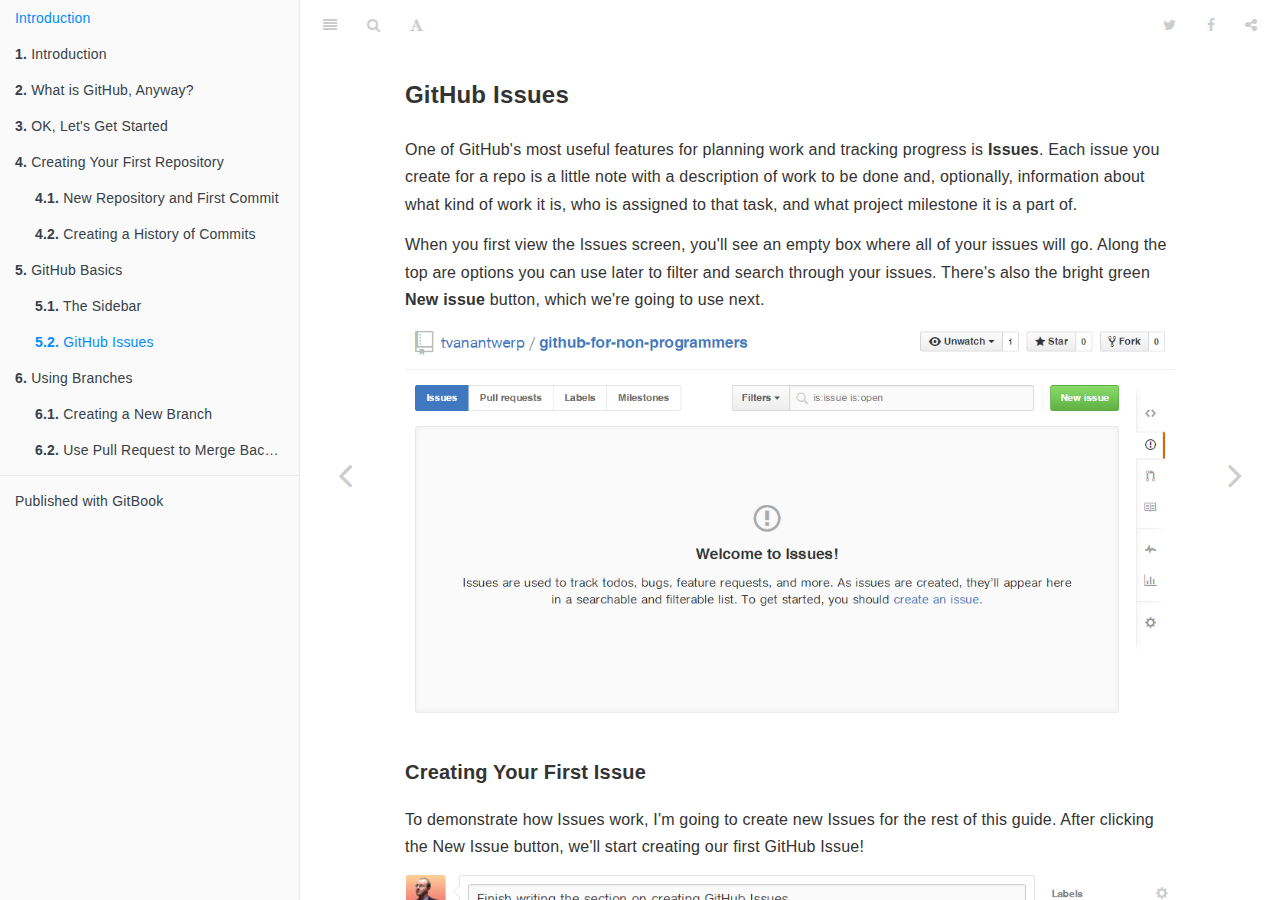
<file: _book/issues.html>
<!DOCTYPE HTML>
<html lang="en" >
    
    <head>
        
        <meta charset="UTF-8">
        <meta http-equiv="X-UA-Compatible" content="IE=edge" />
        <title>GitHub Issues | GitHub for Non-Programmers</title>
        <meta content="text/html; charset=utf-8" http-equiv="Content-Type">
        <meta name="description" content="">
        <meta name="generator" content="GitBook 2.5.2">
        
        
        <meta name="HandheldFriendly" content="true"/>
        <meta name="viewport" content="width=device-width, initial-scale=1, user-scalable=no">
        <meta name="apple-mobile-web-app-capable" content="yes">
        <meta name="apple-mobile-web-app-status-bar-style" content="black">
        <link rel="apple-touch-icon-precomposed" sizes="152x152" href="gitbook/images/apple-touch-icon-precomposed-152.png">
        <link rel="shortcut icon" href="gitbook/images/favicon.ico" type="image/x-icon">
        
    <link rel="stylesheet" href="gitbook/style.css">
    
        
        <link rel="stylesheet" href="gitbook/plugins/gitbook-plugin-highlight/website.css">
        
    
        
        <link rel="stylesheet" href="gitbook/plugins/gitbook-plugin-search/search.css">
        
    
        
        <link rel="stylesheet" href="gitbook/plugins/gitbook-plugin-fontsettings/website.css">
        
    
    

        
    
    
    <link rel="next" href="./using-branches.html" />
    
    
    <link rel="prev" href="./sidebar.html" />
    

        
    </head>
    <body>
        
        
    <div class="book" data-level="5.2" data-chapter-title="GitHub Issues" data-filepath="issues.md" data-basepath="." data-revision="Thu Nov 12 2015 14:49:22 GMT-0500 (Eastern Standard Time)">
    

<div class="book-summary">
    <nav role="navigation">
        <ul class="summary">
            
            
            
            

            

            
    
        <li class="chapter " data-level="0" data-path="index.html">
            
                
                    <a href="./index.html">
                
                        <i class="fa fa-check"></i>
                        
                        Introduction
                    </a>
            
            
        </li>
    
        <li class="chapter " data-level="1" data-path="introduction.html">
            
                
                    <a href="./introduction.html">
                
                        <i class="fa fa-check"></i>
                        
                            <b>1.</b>
                        
                        Introduction
                    </a>
            
            
        </li>
    
        <li class="chapter " data-level="2" data-path="what-is-github-anyway.html">
            
                
                    <a href="./what-is-github-anyway.html">
                
                        <i class="fa fa-check"></i>
                        
                            <b>2.</b>
                        
                        What is GitHub, Anyway?
                    </a>
            
            
        </li>
    
        <li class="chapter " data-level="3" data-path="ok-lets-get-started.html">
            
                
                    <a href="./ok-lets-get-started.html">
                
                        <i class="fa fa-check"></i>
                        
                            <b>3.</b>
                        
                        OK, Let&#39;s Get Started
                    </a>
            
            
        </li>
    
        <li class="chapter " data-level="4" data-path="creating-your-first-repository.html">
            
                
                    <a href="./creating-your-first-repository.html">
                
                        <i class="fa fa-check"></i>
                        
                            <b>4.</b>
                        
                        Creating Your First Repository
                    </a>
            
            
            <ul class="articles">
                
    
        <li class="chapter " data-level="4.1" data-path="new-repo-first-commit.html">
            
                
                    <a href="./new-repo-first-commit.html">
                
                        <i class="fa fa-check"></i>
                        
                            <b>4.1.</b>
                        
                        New Repository and First Commit
                    </a>
            
            
        </li>
    
        <li class="chapter " data-level="4.2" data-path="creating-history-commits.html">
            
                
                    <a href="./creating-history-commits.html">
                
                        <i class="fa fa-check"></i>
                        
                            <b>4.2.</b>
                        
                        Creating a History of Commits
                    </a>
            
            
        </li>
    

            </ul>
            
        </li>
    
        <li class="chapter " data-level="5" data-path="github-basics.html">
            
                
                    <a href="./github-basics.html">
                
                        <i class="fa fa-check"></i>
                        
                            <b>5.</b>
                        
                        GitHub Basics
                    </a>
            
            
            <ul class="articles">
                
    
        <li class="chapter " data-level="5.1" data-path="sidebar.html">
            
                
                    <a href="./sidebar.html">
                
                        <i class="fa fa-check"></i>
                        
                            <b>5.1.</b>
                        
                        The Sidebar
                    </a>
            
            
        </li>
    
        <li class="chapter active" data-level="5.2" data-path="issues.html">
            
                
                    <a href="./issues.html">
                
                        <i class="fa fa-check"></i>
                        
                            <b>5.2.</b>
                        
                        GitHub Issues
                    </a>
            
            
        </li>
    

            </ul>
            
        </li>
    
        <li class="chapter " data-level="6" data-path="using-branches.html">
            
                
                    <a href="./using-branches.html">
                
                        <i class="fa fa-check"></i>
                        
                            <b>6.</b>
                        
                        Using Branches
                    </a>
            
            
            <ul class="articles">
                
    
        <li class="chapter " data-level="6.1" data-path="create-new-branch.html">
            
                
                    <a href="./create-new-branch.html">
                
                        <i class="fa fa-check"></i>
                        
                            <b>6.1.</b>
                        
                        Creating a New Branch
                    </a>
            
            
        </li>
    
        <li class="chapter " data-level="6.2" data-path="pull-requests.html">
            
                
                    <a href="./pull-requests.html">
                
                        <i class="fa fa-check"></i>
                        
                            <b>6.2.</b>
                        
                        Use Pull Request to Merge Back into Master
                    </a>
            
            
        </li>
    

            </ul>
            
        </li>
    


            
            <li class="divider"></li>
            <li>
                <a href="https://www.gitbook.com" target="blank" class="gitbook-link">
                    Published with GitBook
                </a>
            </li>
            
        </ul>
    </nav>
</div>

    <div class="book-body">
        <div class="body-inner">
            <div class="book-header" role="navigation">
    <!-- Actions Left -->
    

    <!-- Title -->
    <h1>
        <i class="fa fa-circle-o-notch fa-spin"></i>
        <a href="./" >GitHub for Non-Programmers</a>
    </h1>
</div>

            <div class="page-wrapper" tabindex="-1" role="main">
                <div class="page-inner">
                
                
                    <section class="normal" id="section-">
                    
                        <h3 id="github-issues">GitHub Issues</h3>
<p>One of GitHub&apos;s most useful features for planning work and tracking progress is <strong>Issues</strong>. Each issue you create for a repo is a little note with a description of work to be done and, optionally, information about what kind of work it is, who is assigned to that task, and what project milestone it is a part of.</p>
<p>When you first view the Issues screen, you&apos;ll see an empty box where all of your issues will go. Along the top are options you can use later to filter and search through your issues. There&apos;s also the bright green <strong>New issue</strong> button, which we&apos;re going to use next.</p>
<p><img src="images/issues-welcome.png" alt="Submit new Issues"></p>
<h4 id="creating-your-first-issue">Creating Your First Issue</h4>
<p>To demonstrate how Issues work, I&apos;m going to create new Issues for the rest of this guide. After clicking the New Issue button, we&apos;ll start creating our first GitHub Issue!</p>
<p><img src="images/new-issue.png" alt="New Issue"></p>
<p>New Issues take five kinds of information. The most important two are the name and the description. Much like a commit, you give an Issue a short and informative name and then an optional longer, more detailed description.</p>
<p>The other three types of information an Issue can have are <strong>Labels</strong>, <strong>Milestones</strong>, and <strong>Assignees</strong>.</p>
<h4 id="labels">Labels</h4>
<p>Labels are informative tags that describe what kind of an issue this is. I&apos;ve tagged our example with the <em>enhancement</em> label, because the work that satisfies this issue would constitute an enhancement to the project. Each repo has several default Labels, but you can edit them, delete them, and create your own. An issue can have multiple Labels.</p>
<p><img src="images/labels.png" alt="Labels"></p>
<h4 id="milestones">Milestones</h4>
<p>Milestones are large strategic project goals. You can optionally create project Milestones and assign issues to them. The Milestones view will let you see each of these larger goals and your progress toward completing them based on how many of the issues assigned to that Milestone have been closed.</p>
<p><img src="images/milestones.png" alt="Example Milestones for this guide"></p>
<h4 id="assignees">Assignees</h4>
<p>Assignees are the people who are collaborators on your project who have been assigned this Issue. This lets you designate who is working on what.</p>
<h4 id="submit-the-issue">Submit the Issue</h4>
<p>You don&apos;t need to use Labels, Milestones, or Assignees, but they are helpful for larger projects to keep track of things. Once you&apos;re happy with the Issue you&apos;ve created, go ahead and click the green button <strong>Submit new issue</strong></p>

                    
                    </section>
                
                
                </div>
            </div>
        </div>

        
        <a href="./sidebar.html" class="navigation navigation-prev " aria-label="Previous page: The Sidebar"><i class="fa fa-angle-left"></i></a>
        
        
        <a href="./using-branches.html" class="navigation navigation-next " aria-label="Next page: Using Branches"><i class="fa fa-angle-right"></i></a>
        
    </div>
</div>

        
<script src="gitbook/app.js"></script>

    
    <script src="gitbook/plugins/gitbook-plugin-search/lunr.min.js"></script>
    

    
    <script src="gitbook/plugins/gitbook-plugin-search/search.js"></script>
    

    
    <script src="gitbook/plugins/gitbook-plugin-sharing/buttons.js"></script>
    

    
    <script src="gitbook/plugins/gitbook-plugin-fontsettings/buttons.js"></script>
    

    
    <script src="gitbook/plugins/gitbook-plugin-livereload/plugin.js"></script>
    

<script>
require(["gitbook"], function(gitbook) {
    var config = {"highlight":{},"search":{},"sharing":{"facebook":true,"twitter":true,"google":false,"weibo":false,"instapaper":false,"vk":false,"all":["facebook","google","twitter","weibo","instapaper"]},"fontsettings":{"theme":"white","family":"sans","size":2},"livereload":{}};
    gitbook.start(config);
});
</script>

        
    </body>
    
</html>
</file>
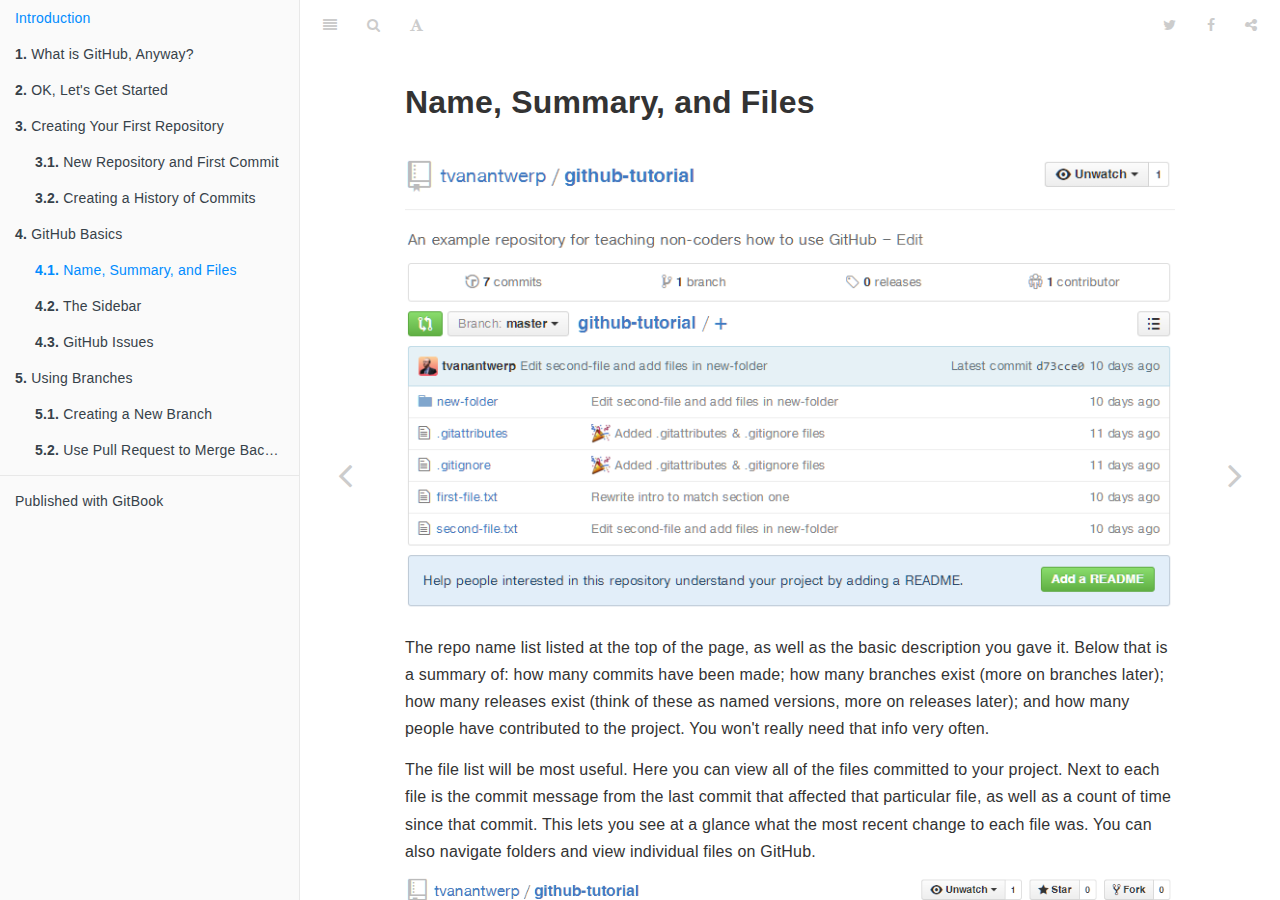
<file: _book/name-summary-files.html>
<!DOCTYPE HTML>
<html lang="en" >
    
    <head>
        
        <meta charset="UTF-8">
        <meta http-equiv="X-UA-Compatible" content="IE=edge" />
        <title>Name, Summary, and Files | GitHub for Non-Programmers</title>
        <meta content="text/html; charset=utf-8" http-equiv="Content-Type">
        <meta name="description" content="">
        <meta name="generator" content="GitBook 2.5.2">
        
        
        <meta name="HandheldFriendly" content="true"/>
        <meta name="viewport" content="width=device-width, initial-scale=1, user-scalable=no">
        <meta name="apple-mobile-web-app-capable" content="yes">
        <meta name="apple-mobile-web-app-status-bar-style" content="black">
        <link rel="apple-touch-icon-precomposed" sizes="152x152" href="gitbook/images/apple-touch-icon-precomposed-152.png">
        <link rel="shortcut icon" href="gitbook/images/favicon.ico" type="image/x-icon">
        
    <link rel="stylesheet" href="gitbook/style.css">
    
        
        <link rel="stylesheet" href="gitbook/plugins/gitbook-plugin-highlight/website.css">
        
    
        
        <link rel="stylesheet" href="gitbook/plugins/gitbook-plugin-search/search.css">
        
    
        
        <link rel="stylesheet" href="gitbook/plugins/gitbook-plugin-fontsettings/website.css">
        
    
    

        
    
    
    <link rel="next" href="./sidebar.html" />
    
    
    <link rel="prev" href="./github-basics.html" />
    

        
    </head>
    <body>
        
        
    <div class="book" data-level="4.1" data-chapter-title="Name, Summary, and Files" data-filepath="name-summary-files.md" data-basepath="." data-revision="Thu Nov 12 2015 15:05:53 GMT-0500 (Eastern Standard Time)">
    

<div class="book-summary">
    <nav role="navigation">
        <ul class="summary">
            
            
            
            

            

            
    
        <li class="chapter " data-level="0" data-path="index.html">
            
                
                    <a href="./index.html">
                
                        <i class="fa fa-check"></i>
                        
                        Introduction
                    </a>
            
            
        </li>
    
        <li class="chapter " data-level="1" data-path="what-is-github-anyway.html">
            
                
                    <a href="./what-is-github-anyway.html">
                
                        <i class="fa fa-check"></i>
                        
                            <b>1.</b>
                        
                        What is GitHub, Anyway?
                    </a>
            
            
        </li>
    
        <li class="chapter " data-level="2" data-path="ok-lets-get-started.html">
            
                
                    <a href="./ok-lets-get-started.html">
                
                        <i class="fa fa-check"></i>
                        
                            <b>2.</b>
                        
                        OK, Let&#39;s Get Started
                    </a>
            
            
        </li>
    
        <li class="chapter " data-level="3" data-path="creating-your-first-repository.html">
            
                
                    <a href="./creating-your-first-repository.html">
                
                        <i class="fa fa-check"></i>
                        
                            <b>3.</b>
                        
                        Creating Your First Repository
                    </a>
            
            
            <ul class="articles">
                
    
        <li class="chapter " data-level="3.1" data-path="new-repo-first-commit.html">
            
                
                    <a href="./new-repo-first-commit.html">
                
                        <i class="fa fa-check"></i>
                        
                            <b>3.1.</b>
                        
                        New Repository and First Commit
                    </a>
            
            
        </li>
    
        <li class="chapter " data-level="3.2" data-path="creating-history-commits.html">
            
                
                    <a href="./creating-history-commits.html">
                
                        <i class="fa fa-check"></i>
                        
                            <b>3.2.</b>
                        
                        Creating a History of Commits
                    </a>
            
            
        </li>
    

            </ul>
            
        </li>
    
        <li class="chapter " data-level="4" data-path="github-basics.html">
            
                
                    <a href="./github-basics.html">
                
                        <i class="fa fa-check"></i>
                        
                            <b>4.</b>
                        
                        GitHub Basics
                    </a>
            
            
            <ul class="articles">
                
    
        <li class="chapter active" data-level="4.1" data-path="name-summary-files.html">
            
                
                    <a href="./name-summary-files.html">
                
                        <i class="fa fa-check"></i>
                        
                            <b>4.1.</b>
                        
                        Name, Summary, and Files
                    </a>
            
            
        </li>
    
        <li class="chapter " data-level="4.2" data-path="sidebar.html">
            
                
                    <a href="./sidebar.html">
                
                        <i class="fa fa-check"></i>
                        
                            <b>4.2.</b>
                        
                        The Sidebar
                    </a>
            
            
        </li>
    
        <li class="chapter " data-level="4.3" data-path="issues.html">
            
                
                    <a href="./issues.html">
                
                        <i class="fa fa-check"></i>
                        
                            <b>4.3.</b>
                        
                        GitHub Issues
                    </a>
            
            
        </li>
    

            </ul>
            
        </li>
    
        <li class="chapter " data-level="5" data-path="using-branches.html">
            
                
                    <a href="./using-branches.html">
                
                        <i class="fa fa-check"></i>
                        
                            <b>5.</b>
                        
                        Using Branches
                    </a>
            
            
            <ul class="articles">
                
    
        <li class="chapter " data-level="5.1" data-path="create-new-branch.html">
            
                
                    <a href="./create-new-branch.html">
                
                        <i class="fa fa-check"></i>
                        
                            <b>5.1.</b>
                        
                        Creating a New Branch
                    </a>
            
            
        </li>
    
        <li class="chapter " data-level="5.2" data-path="pull-requests.html">
            
                
                    <a href="./pull-requests.html">
                
                        <i class="fa fa-check"></i>
                        
                            <b>5.2.</b>
                        
                        Use Pull Request to Merge Back into Master
                    </a>
            
            
        </li>
    

            </ul>
            
        </li>
    


            
            <li class="divider"></li>
            <li>
                <a href="https://www.gitbook.com" target="blank" class="gitbook-link">
                    Published with GitBook
                </a>
            </li>
            
        </ul>
    </nav>
</div>

    <div class="book-body">
        <div class="body-inner">
            <div class="book-header" role="navigation">
    <!-- Actions Left -->
    

    <!-- Title -->
    <h1>
        <i class="fa fa-circle-o-notch fa-spin"></i>
        <a href="./" >GitHub for Non-Programmers</a>
    </h1>
</div>

            <div class="page-wrapper" tabindex="-1" role="main">
                <div class="page-inner">
                
                
                    <section class="normal" id="section-">
                    
                        <h1 id="name-summary-and-files">Name, Summary, and Files</h1>
<p><img src="images/github-files-list.png" alt="The project&apos;s name, summary info, and list of files"></p>
<p>The repo name list listed at the top of the page, as well as the basic description you gave it. Below that is a summary of: how many commits have been made; how many branches exist (more on branches later); how many releases exist (think of these as named versions, more on releases later); and how many people have contributed to the project. You won&apos;t really need that info very often.</p>
<p>The file list will be most useful. Here you can view all of the files committed to your project. Next to each file is the commit message from the last commit that affected that particular file, as well as a count of time since that commit. This lets you see at a glance what the most recent change to each file was. You can also navigate folders and view individual files on GitHub.</p>
<p><img src="images/github-file-view.png" alt="Viewing a file on GitHub"></p>
<p>Clicking on a file will let you view its contents, line-by-line. At the top of the view window is a count of the lines and the file size, as well as several other options. Clicking <strong>Raw</strong> takes you to the raw text of the file--no viewer, no other GitHub page elements, just the text. <strong>Blame</strong> will show you which commits last altered each line of the file. <strong>History</strong> will show a list of all of the commits which have affected that file, allowing you to inspect them individually. You also have the option to open the file in GitHub desktop app, to edit the file there in GitHub, or to delete the file.</p>
<p>If you go to the list of commits, either by viewing a specific file&apos;s history or by clicking <strong># Commits</strong> at the top of the main repository page, you can view the same commit summary that you would see in the GitHub desktop app.</p>
<p><img src="images/github-commit-view.png" alt="Commit summary"></p>

                    
                    </section>
                
                
                </div>
            </div>
        </div>

        
        <a href="./github-basics.html" class="navigation navigation-prev " aria-label="Previous page: GitHub Basics"><i class="fa fa-angle-left"></i></a>
        
        
        <a href="./sidebar.html" class="navigation navigation-next " aria-label="Next page: The Sidebar"><i class="fa fa-angle-right"></i></a>
        
    </div>
</div>

        
<script src="gitbook/app.js"></script>

    
    <script src="gitbook/plugins/gitbook-plugin-search/lunr.min.js"></script>
    

    
    <script src="gitbook/plugins/gitbook-plugin-search/search.js"></script>
    

    
    <script src="gitbook/plugins/gitbook-plugin-sharing/buttons.js"></script>
    

    
    <script src="gitbook/plugins/gitbook-plugin-fontsettings/buttons.js"></script>
    

    
    <script src="gitbook/plugins/gitbook-plugin-livereload/plugin.js"></script>
    

<script>
require(["gitbook"], function(gitbook) {
    var config = {"highlight":{},"search":{},"sharing":{"facebook":true,"twitter":true,"google":false,"weibo":false,"instapaper":false,"vk":false,"all":["facebook","google","twitter","weibo","instapaper"]},"fontsettings":{"theme":"white","family":"sans","size":2},"livereload":{}};
    gitbook.start(config);
});
</script>

        
    </body>
    
</html>
</file>
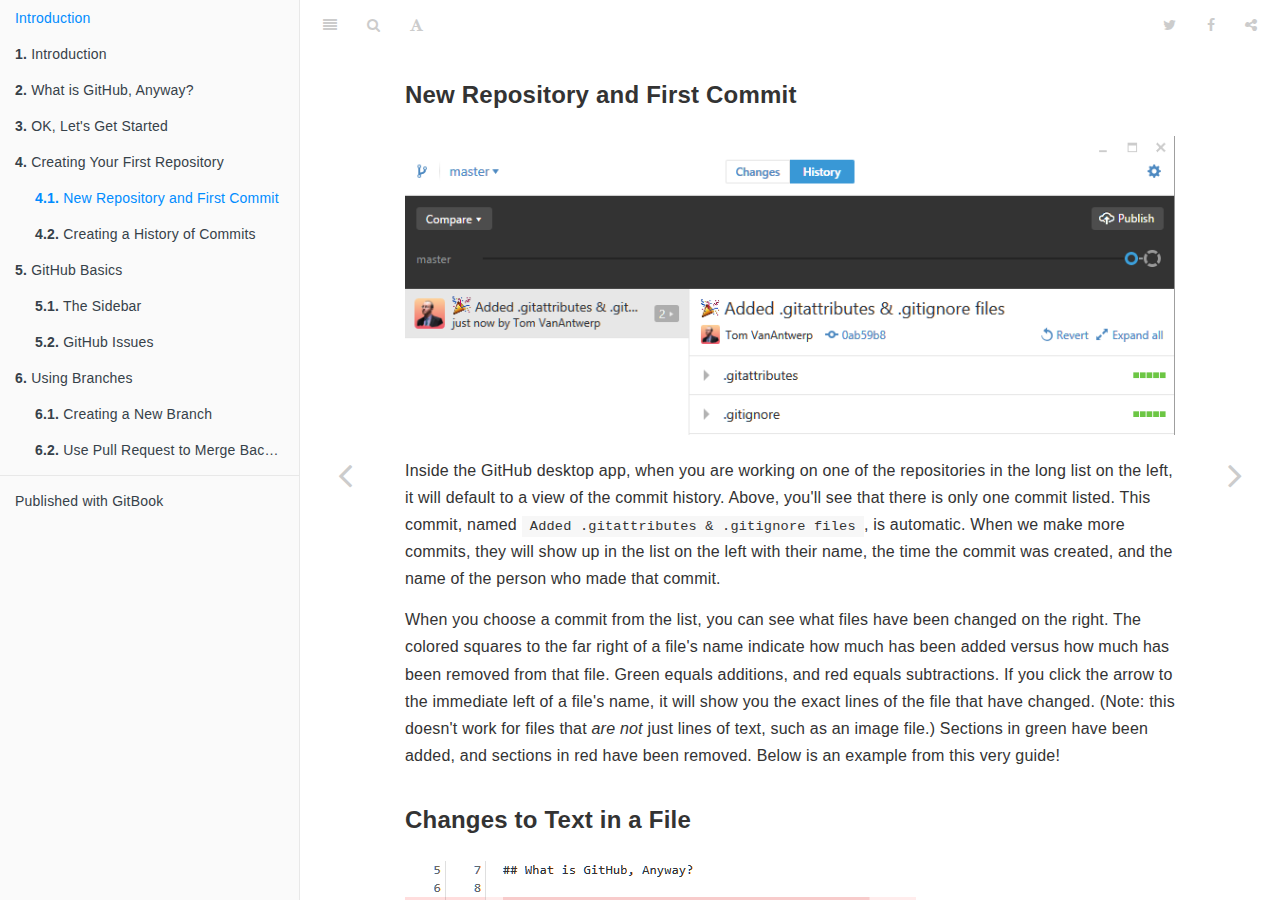
<file: _book/new-repo-first-commit.html>
<!DOCTYPE HTML>
<html lang="en" >
    
    <head>
        
        <meta charset="UTF-8">
        <meta http-equiv="X-UA-Compatible" content="IE=edge" />
        <title>New Repository and First Commit | GitHub for Non-Programmers</title>
        <meta content="text/html; charset=utf-8" http-equiv="Content-Type">
        <meta name="description" content="">
        <meta name="generator" content="GitBook 2.5.2">
        
        
        <meta name="HandheldFriendly" content="true"/>
        <meta name="viewport" content="width=device-width, initial-scale=1, user-scalable=no">
        <meta name="apple-mobile-web-app-capable" content="yes">
        <meta name="apple-mobile-web-app-status-bar-style" content="black">
        <link rel="apple-touch-icon-precomposed" sizes="152x152" href="gitbook/images/apple-touch-icon-precomposed-152.png">
        <link rel="shortcut icon" href="gitbook/images/favicon.ico" type="image/x-icon">
        
    <link rel="stylesheet" href="gitbook/style.css">
    
        
        <link rel="stylesheet" href="gitbook/plugins/gitbook-plugin-highlight/website.css">
        
    
        
        <link rel="stylesheet" href="gitbook/plugins/gitbook-plugin-search/search.css">
        
    
        
        <link rel="stylesheet" href="gitbook/plugins/gitbook-plugin-fontsettings/website.css">
        
    
    

        
    
    
    <link rel="next" href="./creating-history-commits.html" />
    
    
    <link rel="prev" href="./creating-your-first-repository.html" />
    

        
    </head>
    <body>
        
        
    <div class="book" data-level="4.1" data-chapter-title="New Repository and First Commit" data-filepath="new-repo-first-commit.md" data-basepath="." data-revision="Thu Nov 12 2015 14:49:22 GMT-0500 (Eastern Standard Time)">
    

<div class="book-summary">
    <nav role="navigation">
        <ul class="summary">
            
            
            
            

            

            
    
        <li class="chapter " data-level="0" data-path="index.html">
            
                
                    <a href="./index.html">
                
                        <i class="fa fa-check"></i>
                        
                        Introduction
                    </a>
            
            
        </li>
    
        <li class="chapter " data-level="1" data-path="introduction.html">
            
                
                    <a href="./introduction.html">
                
                        <i class="fa fa-check"></i>
                        
                            <b>1.</b>
                        
                        Introduction
                    </a>
            
            
        </li>
    
        <li class="chapter " data-level="2" data-path="what-is-github-anyway.html">
            
                
                    <a href="./what-is-github-anyway.html">
                
                        <i class="fa fa-check"></i>
                        
                            <b>2.</b>
                        
                        What is GitHub, Anyway?
                    </a>
            
            
        </li>
    
        <li class="chapter " data-level="3" data-path="ok-lets-get-started.html">
            
                
                    <a href="./ok-lets-get-started.html">
                
                        <i class="fa fa-check"></i>
                        
                            <b>3.</b>
                        
                        OK, Let&#39;s Get Started
                    </a>
            
            
        </li>
    
        <li class="chapter " data-level="4" data-path="creating-your-first-repository.html">
            
                
                    <a href="./creating-your-first-repository.html">
                
                        <i class="fa fa-check"></i>
                        
                            <b>4.</b>
                        
                        Creating Your First Repository
                    </a>
            
            
            <ul class="articles">
                
    
        <li class="chapter active" data-level="4.1" data-path="new-repo-first-commit.html">
            
                
                    <a href="./new-repo-first-commit.html">
                
                        <i class="fa fa-check"></i>
                        
                            <b>4.1.</b>
                        
                        New Repository and First Commit
                    </a>
            
            
        </li>
    
        <li class="chapter " data-level="4.2" data-path="creating-history-commits.html">
            
                
                    <a href="./creating-history-commits.html">
                
                        <i class="fa fa-check"></i>
                        
                            <b>4.2.</b>
                        
                        Creating a History of Commits
                    </a>
            
            
        </li>
    

            </ul>
            
        </li>
    
        <li class="chapter " data-level="5" data-path="github-basics.html">
            
                
                    <a href="./github-basics.html">
                
                        <i class="fa fa-check"></i>
                        
                            <b>5.</b>
                        
                        GitHub Basics
                    </a>
            
            
            <ul class="articles">
                
    
        <li class="chapter " data-level="5.1" data-path="sidebar.html">
            
                
                    <a href="./sidebar.html">
                
                        <i class="fa fa-check"></i>
                        
                            <b>5.1.</b>
                        
                        The Sidebar
                    </a>
            
            
        </li>
    
        <li class="chapter " data-level="5.2" data-path="issues.html">
            
                
                    <a href="./issues.html">
                
                        <i class="fa fa-check"></i>
                        
                            <b>5.2.</b>
                        
                        GitHub Issues
                    </a>
            
            
        </li>
    

            </ul>
            
        </li>
    
        <li class="chapter " data-level="6" data-path="using-branches.html">
            
                
                    <a href="./using-branches.html">
                
                        <i class="fa fa-check"></i>
                        
                            <b>6.</b>
                        
                        Using Branches
                    </a>
            
            
            <ul class="articles">
                
    
        <li class="chapter " data-level="6.1" data-path="create-new-branch.html">
            
                
                    <a href="./create-new-branch.html">
                
                        <i class="fa fa-check"></i>
                        
                            <b>6.1.</b>
                        
                        Creating a New Branch
                    </a>
            
            
        </li>
    
        <li class="chapter " data-level="6.2" data-path="pull-requests.html">
            
                
                    <a href="./pull-requests.html">
                
                        <i class="fa fa-check"></i>
                        
                            <b>6.2.</b>
                        
                        Use Pull Request to Merge Back into Master
                    </a>
            
            
        </li>
    

            </ul>
            
        </li>
    


            
            <li class="divider"></li>
            <li>
                <a href="https://www.gitbook.com" target="blank" class="gitbook-link">
                    Published with GitBook
                </a>
            </li>
            
        </ul>
    </nav>
</div>

    <div class="book-body">
        <div class="body-inner">
            <div class="book-header" role="navigation">
    <!-- Actions Left -->
    

    <!-- Title -->
    <h1>
        <i class="fa fa-circle-o-notch fa-spin"></i>
        <a href="./" >GitHub for Non-Programmers</a>
    </h1>
</div>

            <div class="page-wrapper" tabindex="-1" role="main">
                <div class="page-inner">
                
                
                    <section class="normal" id="section-">
                    
                        <h3 id="new-repository-and-first-commit">New Repository and First Commit</h3>
<p><img src="images/new-repo.png" alt="New repo inside GitHub desktop app"></p>
<p>Inside the GitHub desktop app, when you are working on one of the repositories in the long list on the left, it will default to a view of the commit history. Above, you&apos;ll see that there is only one commit listed. This commit, named <code>Added .gitattributes &amp; .gitignore files</code>, is automatic. When we make more commits, they will show up in the list on the left with their name, the time the commit was created, and the name of the person who made that commit.</p>
<p>When you choose a commit from the list, you can see what files have been changed on the right. The colored squares to the far right of a file&apos;s name indicate how much has been added versus how much has been removed from that file. Green equals additions, and red equals subtractions. If you click the arrow to the immediate left of a file&apos;s name, it will show you the exact lines of the file that have changed. (Note: this doesn&apos;t work for files that <em>are not</em> just lines of text, such as an image file.) Sections in green have been added, and sections in red have been removed. Below is an example from this very guide!</p>
<h3 id="changes-to-text-in-a-file">Changes to Text in a File</h3>
<p><img src="images/git-diff.png" alt="Git diff"></p>
<blockquote>
<h4 id="a-note-on-naming-things">A note on naming things:</h4>
<p>Git and GitHub are built for programmers who work in the world of code, not English. This means that files are typically named without any spaces or other special characters that have particular meaning in programming. You should probably adopt file name conventions that are similar. Not only does having a style for file names help you organize things, but it may also be necessary to avoid some weird errors. For example, including <code>#</code> in a file name (e.g., <code>Important File #1.docx</code>) will cause errors in your commits to GitHub. Best to keep things simple, like <code>important-file-1.txt</code>.</p>
</blockquote>

                    
                    </section>
                
                
                </div>
            </div>
        </div>

        
        <a href="./creating-your-first-repository.html" class="navigation navigation-prev " aria-label="Previous page: Creating Your First Repository"><i class="fa fa-angle-left"></i></a>
        
        
        <a href="./creating-history-commits.html" class="navigation navigation-next " aria-label="Next page: Creating a History of Commits"><i class="fa fa-angle-right"></i></a>
        
    </div>
</div>

        
<script src="gitbook/app.js"></script>

    
    <script src="gitbook/plugins/gitbook-plugin-search/lunr.min.js"></script>
    

    
    <script src="gitbook/plugins/gitbook-plugin-search/search.js"></script>
    

    
    <script src="gitbook/plugins/gitbook-plugin-sharing/buttons.js"></script>
    

    
    <script src="gitbook/plugins/gitbook-plugin-fontsettings/buttons.js"></script>
    

    
    <script src="gitbook/plugins/gitbook-plugin-livereload/plugin.js"></script>
    

<script>
require(["gitbook"], function(gitbook) {
    var config = {"highlight":{},"search":{},"sharing":{"facebook":true,"twitter":true,"google":false,"weibo":false,"instapaper":false,"vk":false,"all":["facebook","google","twitter","weibo","instapaper"]},"fontsettings":{"theme":"white","family":"sans","size":2},"livereload":{}};
    gitbook.start(config);
});
</script>

        
    </body>
    
</html>
</file>
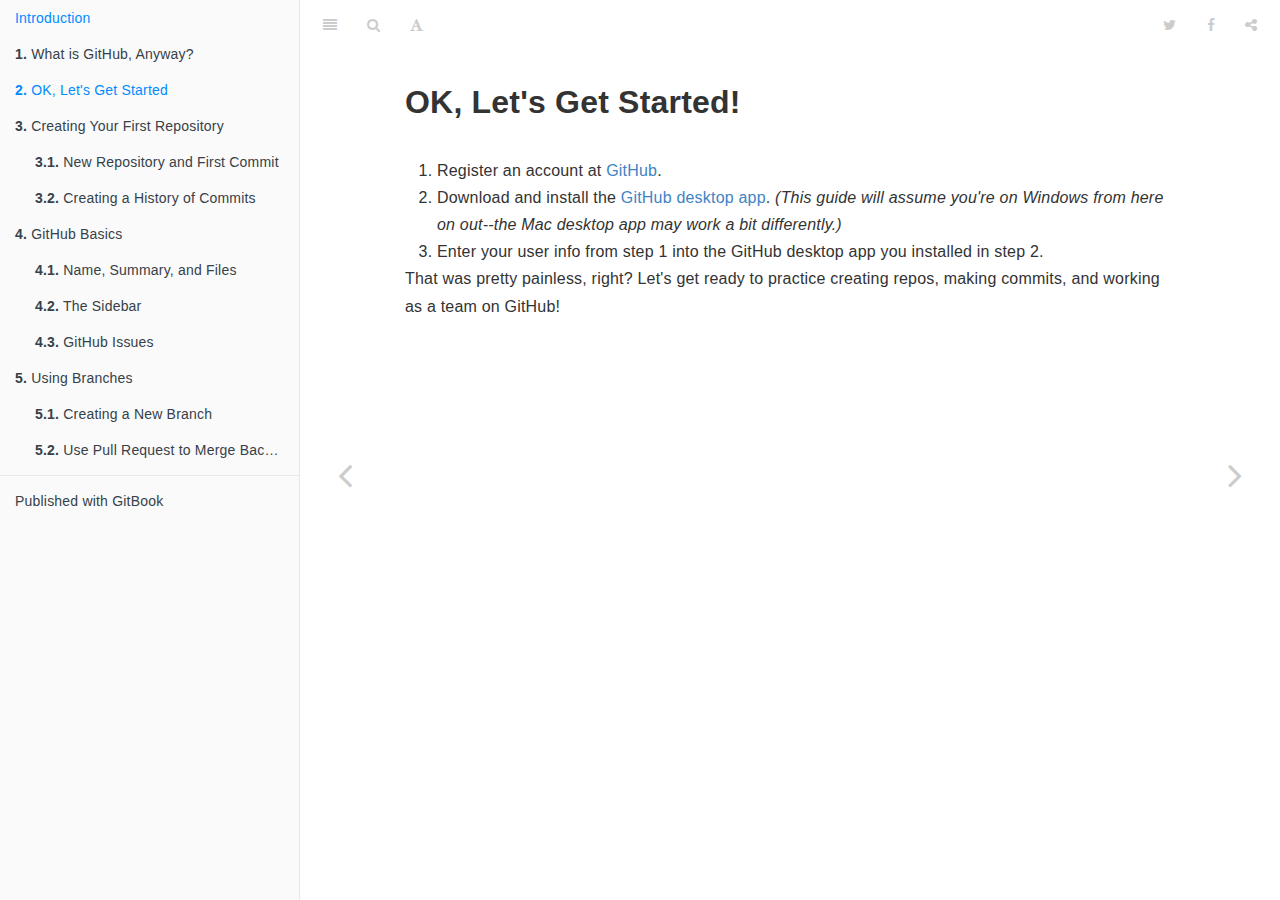
<file: _book/ok-lets-get-started.html>
<!DOCTYPE HTML>
<html lang="en" >
    
    <head>
        
        <meta charset="UTF-8">
        <meta http-equiv="X-UA-Compatible" content="IE=edge" />
        <title>OK, Let&#39;s Get Started | GitHub for Non-Programmers</title>
        <meta content="text/html; charset=utf-8" http-equiv="Content-Type">
        <meta name="description" content="">
        <meta name="generator" content="GitBook 2.5.2">
        
        
        <meta name="HandheldFriendly" content="true"/>
        <meta name="viewport" content="width=device-width, initial-scale=1, user-scalable=no">
        <meta name="apple-mobile-web-app-capable" content="yes">
        <meta name="apple-mobile-web-app-status-bar-style" content="black">
        <link rel="apple-touch-icon-precomposed" sizes="152x152" href="gitbook/images/apple-touch-icon-precomposed-152.png">
        <link rel="shortcut icon" href="gitbook/images/favicon.ico" type="image/x-icon">
        
    <link rel="stylesheet" href="gitbook/style.css">
    
        
        <link rel="stylesheet" href="gitbook/plugins/gitbook-plugin-highlight/website.css">
        
    
        
        <link rel="stylesheet" href="gitbook/plugins/gitbook-plugin-search/search.css">
        
    
        
        <link rel="stylesheet" href="gitbook/plugins/gitbook-plugin-fontsettings/website.css">
        
    
    

        
    
    
    <link rel="next" href="./creating-your-first-repository.html" />
    
    
    <link rel="prev" href="./what-is-github-anyway.html" />
    

        
    </head>
    <body>
        
        
    <div class="book" data-level="2" data-chapter-title="OK, Let&#39;s Get Started" data-filepath="ok-lets-get-started.md" data-basepath="." data-revision="Thu Nov 12 2015 15:05:53 GMT-0500 (Eastern Standard Time)">
    

<div class="book-summary">
    <nav role="navigation">
        <ul class="summary">
            
            
            
            

            

            
    
        <li class="chapter " data-level="0" data-path="index.html">
            
                
                    <a href="./index.html">
                
                        <i class="fa fa-check"></i>
                        
                        Introduction
                    </a>
            
            
        </li>
    
        <li class="chapter " data-level="1" data-path="what-is-github-anyway.html">
            
                
                    <a href="./what-is-github-anyway.html">
                
                        <i class="fa fa-check"></i>
                        
                            <b>1.</b>
                        
                        What is GitHub, Anyway?
                    </a>
            
            
        </li>
    
        <li class="chapter active" data-level="2" data-path="ok-lets-get-started.html">
            
                
                    <a href="./ok-lets-get-started.html">
                
                        <i class="fa fa-check"></i>
                        
                            <b>2.</b>
                        
                        OK, Let&#39;s Get Started
                    </a>
            
            
        </li>
    
        <li class="chapter " data-level="3" data-path="creating-your-first-repository.html">
            
                
                    <a href="./creating-your-first-repository.html">
                
                        <i class="fa fa-check"></i>
                        
                            <b>3.</b>
                        
                        Creating Your First Repository
                    </a>
            
            
            <ul class="articles">
                
    
        <li class="chapter " data-level="3.1" data-path="new-repo-first-commit.html">
            
                
                    <a href="./new-repo-first-commit.html">
                
                        <i class="fa fa-check"></i>
                        
                            <b>3.1.</b>
                        
                        New Repository and First Commit
                    </a>
            
            
        </li>
    
        <li class="chapter " data-level="3.2" data-path="creating-history-commits.html">
            
                
                    <a href="./creating-history-commits.html">
                
                        <i class="fa fa-check"></i>
                        
                            <b>3.2.</b>
                        
                        Creating a History of Commits
                    </a>
            
            
        </li>
    

            </ul>
            
        </li>
    
        <li class="chapter " data-level="4" data-path="github-basics.html">
            
                
                    <a href="./github-basics.html">
                
                        <i class="fa fa-check"></i>
                        
                            <b>4.</b>
                        
                        GitHub Basics
                    </a>
            
            
            <ul class="articles">
                
    
        <li class="chapter " data-level="4.1" data-path="name-summary-files.html">
            
                
                    <a href="./name-summary-files.html">
                
                        <i class="fa fa-check"></i>
                        
                            <b>4.1.</b>
                        
                        Name, Summary, and Files
                    </a>
            
            
        </li>
    
        <li class="chapter " data-level="4.2" data-path="sidebar.html">
            
                
                    <a href="./sidebar.html">
                
                        <i class="fa fa-check"></i>
                        
                            <b>4.2.</b>
                        
                        The Sidebar
                    </a>
            
            
        </li>
    
        <li class="chapter " data-level="4.3" data-path="issues.html">
            
                
                    <a href="./issues.html">
                
                        <i class="fa fa-check"></i>
                        
                            <b>4.3.</b>
                        
                        GitHub Issues
                    </a>
            
            
        </li>
    

            </ul>
            
        </li>
    
        <li class="chapter " data-level="5" data-path="using-branches.html">
            
                
                    <a href="./using-branches.html">
                
                        <i class="fa fa-check"></i>
                        
                            <b>5.</b>
                        
                        Using Branches
                    </a>
            
            
            <ul class="articles">
                
    
        <li class="chapter " data-level="5.1" data-path="create-new-branch.html">
            
                
                    <a href="./create-new-branch.html">
                
                        <i class="fa fa-check"></i>
                        
                            <b>5.1.</b>
                        
                        Creating a New Branch
                    </a>
            
            
        </li>
    
        <li class="chapter " data-level="5.2" data-path="pull-requests.html">
            
                
                    <a href="./pull-requests.html">
                
                        <i class="fa fa-check"></i>
                        
                            <b>5.2.</b>
                        
                        Use Pull Request to Merge Back into Master
                    </a>
            
            
        </li>
    

            </ul>
            
        </li>
    


            
            <li class="divider"></li>
            <li>
                <a href="https://www.gitbook.com" target="blank" class="gitbook-link">
                    Published with GitBook
                </a>
            </li>
            
        </ul>
    </nav>
</div>

    <div class="book-body">
        <div class="body-inner">
            <div class="book-header" role="navigation">
    <!-- Actions Left -->
    

    <!-- Title -->
    <h1>
        <i class="fa fa-circle-o-notch fa-spin"></i>
        <a href="./" >GitHub for Non-Programmers</a>
    </h1>
</div>

            <div class="page-wrapper" tabindex="-1" role="main">
                <div class="page-inner">
                
                
                    <section class="normal" id="section-">
                    
                        <h1 id="ok-lets-get-started">OK, Let&apos;s Get Started!</h1>
<ol>
<li>Register an account at <a href="https://github.com/join" target="_blank">GitHub</a>.</li>
<li>Download and install the <a href="https://desktop.github.com/" target="_blank">GitHub desktop app</a>. <em>(This guide will assume you&apos;re on Windows from here on out--the Mac desktop app may work a bit differently.)</em></li>
<li>Enter your user info from step 1 into the GitHub desktop app you installed in step 2.</li>
</ol>
<p>That was pretty painless, right? Let&apos;s get ready to practice creating repos, making commits, and working as a team on GitHub!</p>

                    
                    </section>
                
                
                </div>
            </div>
        </div>

        
        <a href="./what-is-github-anyway.html" class="navigation navigation-prev " aria-label="Previous page: What is GitHub, Anyway?"><i class="fa fa-angle-left"></i></a>
        
        
        <a href="./creating-your-first-repository.html" class="navigation navigation-next " aria-label="Next page: Creating Your First Repository"><i class="fa fa-angle-right"></i></a>
        
    </div>
</div>

        
<script src="gitbook/app.js"></script>

    
    <script src="gitbook/plugins/gitbook-plugin-search/lunr.min.js"></script>
    

    
    <script src="gitbook/plugins/gitbook-plugin-search/search.js"></script>
    

    
    <script src="gitbook/plugins/gitbook-plugin-sharing/buttons.js"></script>
    

    
    <script src="gitbook/plugins/gitbook-plugin-fontsettings/buttons.js"></script>
    

    
    <script src="gitbook/plugins/gitbook-plugin-livereload/plugin.js"></script>
    

<script>
require(["gitbook"], function(gitbook) {
    var config = {"highlight":{},"search":{},"sharing":{"facebook":true,"twitter":true,"google":false,"weibo":false,"instapaper":false,"vk":false,"all":["facebook","google","twitter","weibo","instapaper"]},"fontsettings":{"theme":"white","family":"sans","size":2},"livereload":{}};
    gitbook.start(config);
});
</script>

        
    </body>
    
</html>
</file>
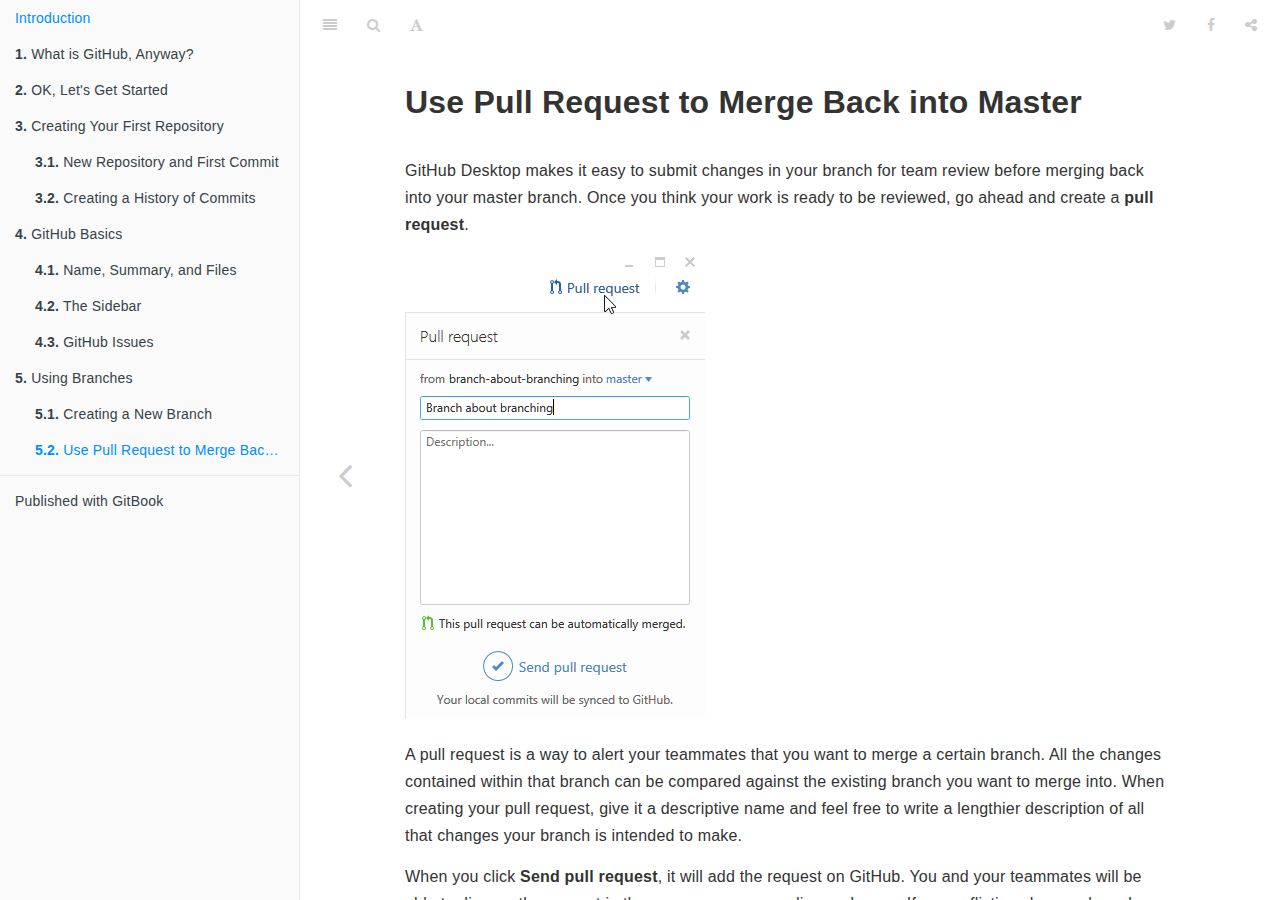
<file: _book/pull-requests.html>
<!DOCTYPE HTML>
<html lang="en" >
    
    <head>
        
        <meta charset="UTF-8">
        <meta http-equiv="X-UA-Compatible" content="IE=edge" />
        <title>Use Pull Request to Merge Back into Master | GitHub for Non-Programmers</title>
        <meta content="text/html; charset=utf-8" http-equiv="Content-Type">
        <meta name="description" content="">
        <meta name="generator" content="GitBook 2.5.2">
        
        
        <meta name="HandheldFriendly" content="true"/>
        <meta name="viewport" content="width=device-width, initial-scale=1, user-scalable=no">
        <meta name="apple-mobile-web-app-capable" content="yes">
        <meta name="apple-mobile-web-app-status-bar-style" content="black">
        <link rel="apple-touch-icon-precomposed" sizes="152x152" href="gitbook/images/apple-touch-icon-precomposed-152.png">
        <link rel="shortcut icon" href="gitbook/images/favicon.ico" type="image/x-icon">
        
    <link rel="stylesheet" href="gitbook/style.css">
    
        
        <link rel="stylesheet" href="gitbook/plugins/gitbook-plugin-highlight/website.css">
        
    
        
        <link rel="stylesheet" href="gitbook/plugins/gitbook-plugin-search/search.css">
        
    
        
        <link rel="stylesheet" href="gitbook/plugins/gitbook-plugin-fontsettings/website.css">
        
    
    

        
    
    
    
    <link rel="prev" href="./create-new-branch.html" />
    

        
    </head>
    <body>
        
        
    <div class="book" data-level="5.2" data-chapter-title="Use Pull Request to Merge Back into Master" data-filepath="pull-requests.md" data-basepath="." data-revision="Thu Nov 12 2015 15:05:53 GMT-0500 (Eastern Standard Time)">
    

<div class="book-summary">
    <nav role="navigation">
        <ul class="summary">
            
            
            
            

            

            
    
        <li class="chapter " data-level="0" data-path="index.html">
            
                
                    <a href="./index.html">
                
                        <i class="fa fa-check"></i>
                        
                        Introduction
                    </a>
            
            
        </li>
    
        <li class="chapter " data-level="1" data-path="what-is-github-anyway.html">
            
                
                    <a href="./what-is-github-anyway.html">
                
                        <i class="fa fa-check"></i>
                        
                            <b>1.</b>
                        
                        What is GitHub, Anyway?
                    </a>
            
            
        </li>
    
        <li class="chapter " data-level="2" data-path="ok-lets-get-started.html">
            
                
                    <a href="./ok-lets-get-started.html">
                
                        <i class="fa fa-check"></i>
                        
                            <b>2.</b>
                        
                        OK, Let&#39;s Get Started
                    </a>
            
            
        </li>
    
        <li class="chapter " data-level="3" data-path="creating-your-first-repository.html">
            
                
                    <a href="./creating-your-first-repository.html">
                
                        <i class="fa fa-check"></i>
                        
                            <b>3.</b>
                        
                        Creating Your First Repository
                    </a>
            
            
            <ul class="articles">
                
    
        <li class="chapter " data-level="3.1" data-path="new-repo-first-commit.html">
            
                
                    <a href="./new-repo-first-commit.html">
                
                        <i class="fa fa-check"></i>
                        
                            <b>3.1.</b>
                        
                        New Repository and First Commit
                    </a>
            
            
        </li>
    
        <li class="chapter " data-level="3.2" data-path="creating-history-commits.html">
            
                
                    <a href="./creating-history-commits.html">
                
                        <i class="fa fa-check"></i>
                        
                            <b>3.2.</b>
                        
                        Creating a History of Commits
                    </a>
            
            
        </li>
    

            </ul>
            
        </li>
    
        <li class="chapter " data-level="4" data-path="github-basics.html">
            
                
                    <a href="./github-basics.html">
                
                        <i class="fa fa-check"></i>
                        
                            <b>4.</b>
                        
                        GitHub Basics
                    </a>
            
            
            <ul class="articles">
                
    
        <li class="chapter " data-level="4.1" data-path="name-summary-files.html">
            
                
                    <a href="./name-summary-files.html">
                
                        <i class="fa fa-check"></i>
                        
                            <b>4.1.</b>
                        
                        Name, Summary, and Files
                    </a>
            
            
        </li>
    
        <li class="chapter " data-level="4.2" data-path="sidebar.html">
            
                
                    <a href="./sidebar.html">
                
                        <i class="fa fa-check"></i>
                        
                            <b>4.2.</b>
                        
                        The Sidebar
                    </a>
            
            
        </li>
    
        <li class="chapter " data-level="4.3" data-path="issues.html">
            
                
                    <a href="./issues.html">
                
                        <i class="fa fa-check"></i>
                        
                            <b>4.3.</b>
                        
                        GitHub Issues
                    </a>
            
            
        </li>
    

            </ul>
            
        </li>
    
        <li class="chapter " data-level="5" data-path="using-branches.html">
            
                
                    <a href="./using-branches.html">
                
                        <i class="fa fa-check"></i>
                        
                            <b>5.</b>
                        
                        Using Branches
                    </a>
            
            
            <ul class="articles">
                
    
        <li class="chapter " data-level="5.1" data-path="create-new-branch.html">
            
                
                    <a href="./create-new-branch.html">
                
                        <i class="fa fa-check"></i>
                        
                            <b>5.1.</b>
                        
                        Creating a New Branch
                    </a>
            
            
        </li>
    
        <li class="chapter active" data-level="5.2" data-path="pull-requests.html">
            
                
                    <a href="./pull-requests.html">
                
                        <i class="fa fa-check"></i>
                        
                            <b>5.2.</b>
                        
                        Use Pull Request to Merge Back into Master
                    </a>
            
            
        </li>
    

            </ul>
            
        </li>
    


            
            <li class="divider"></li>
            <li>
                <a href="https://www.gitbook.com" target="blank" class="gitbook-link">
                    Published with GitBook
                </a>
            </li>
            
        </ul>
    </nav>
</div>

    <div class="book-body">
        <div class="body-inner">
            <div class="book-header" role="navigation">
    <!-- Actions Left -->
    

    <!-- Title -->
    <h1>
        <i class="fa fa-circle-o-notch fa-spin"></i>
        <a href="./" >GitHub for Non-Programmers</a>
    </h1>
</div>

            <div class="page-wrapper" tabindex="-1" role="main">
                <div class="page-inner">
                
                
                    <section class="normal" id="section-">
                    
                        <h1 id="use-pull-request-to-merge-back-into-master">Use Pull Request to Merge Back into Master</h1>
<p>GitHub Desktop makes it easy to submit changes in your branch for team review before merging back into your master branch. Once you think your work is ready to be reviewed, go ahead and create a <strong>pull request</strong>.</p>
<p><img src="images/pull-request.png" alt="Pull Request"></p>
<p>A pull request is a way to alert your teammates that you want to merge a certain branch. All the changes contained within that branch can be compared against the existing branch you want to merge into. When creating your pull request, give it a descriptive name and feel free to write a lengthier description of all that changes your branch is intended to make.</p>
<p>When you click <strong>Send pull request</strong>, it will add the request on GitHub. You and your teammates will be able to discuss the request in the same way you can discuss Issues. If no conflicting changes have been made to the branch you&apos;re merging into since you started your own branch, GitHub will give you the option to go ahead and accept the pull request. Once the pull request is accepted and the branch is merged, you can delete your feature branch.</p>

                    
                    </section>
                
                
                </div>
            </div>
        </div>

        
        <a href="./create-new-branch.html" class="navigation navigation-prev navigation-unique" aria-label="Previous page: Creating a New Branch"><i class="fa fa-angle-left"></i></a>
        
        
    </div>
</div>

        
<script src="gitbook/app.js"></script>

    
    <script src="gitbook/plugins/gitbook-plugin-search/lunr.min.js"></script>
    

    
    <script src="gitbook/plugins/gitbook-plugin-search/search.js"></script>
    

    
    <script src="gitbook/plugins/gitbook-plugin-sharing/buttons.js"></script>
    

    
    <script src="gitbook/plugins/gitbook-plugin-fontsettings/buttons.js"></script>
    

    
    <script src="gitbook/plugins/gitbook-plugin-livereload/plugin.js"></script>
    

<script>
require(["gitbook"], function(gitbook) {
    var config = {"highlight":{},"search":{},"sharing":{"facebook":true,"twitter":true,"google":false,"weibo":false,"instapaper":false,"vk":false,"all":["facebook","google","twitter","weibo","instapaper"]},"fontsettings":{"theme":"white","family":"sans","size":2},"livereload":{}};
    gitbook.start(config);
});
</script>

        
    </body>
    
</html>
</file>
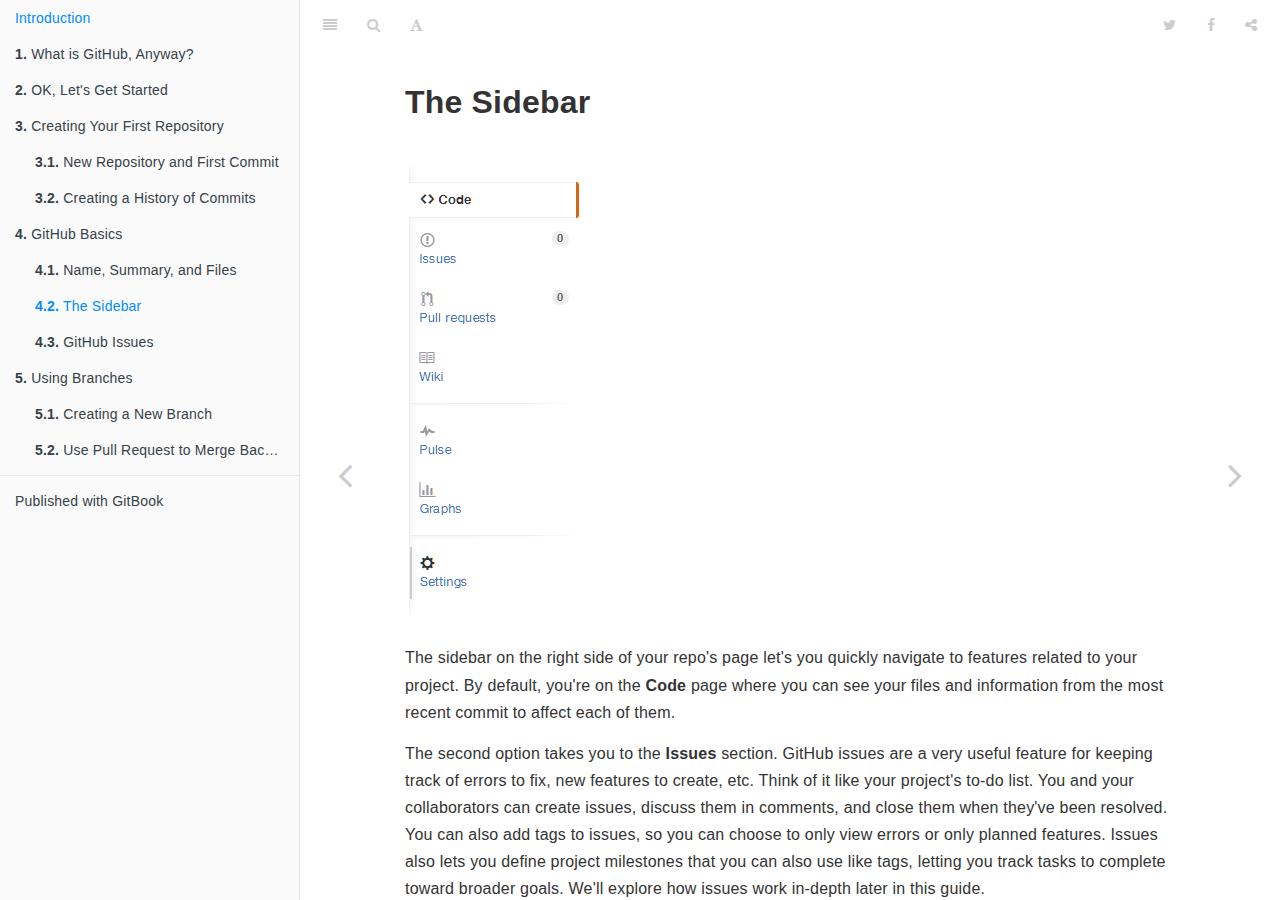
<file: _book/sidebar.html>
<!DOCTYPE HTML>
<html lang="en" >
    
    <head>
        
        <meta charset="UTF-8">
        <meta http-equiv="X-UA-Compatible" content="IE=edge" />
        <title>The Sidebar | GitHub for Non-Programmers</title>
        <meta content="text/html; charset=utf-8" http-equiv="Content-Type">
        <meta name="description" content="">
        <meta name="generator" content="GitBook 2.5.2">
        
        
        <meta name="HandheldFriendly" content="true"/>
        <meta name="viewport" content="width=device-width, initial-scale=1, user-scalable=no">
        <meta name="apple-mobile-web-app-capable" content="yes">
        <meta name="apple-mobile-web-app-status-bar-style" content="black">
        <link rel="apple-touch-icon-precomposed" sizes="152x152" href="gitbook/images/apple-touch-icon-precomposed-152.png">
        <link rel="shortcut icon" href="gitbook/images/favicon.ico" type="image/x-icon">
        
    <link rel="stylesheet" href="gitbook/style.css">
    
        
        <link rel="stylesheet" href="gitbook/plugins/gitbook-plugin-highlight/website.css">
        
    
        
        <link rel="stylesheet" href="gitbook/plugins/gitbook-plugin-search/search.css">
        
    
        
        <link rel="stylesheet" href="gitbook/plugins/gitbook-plugin-fontsettings/website.css">
        
    
    

        
    
    
    <link rel="next" href="./issues.html" />
    
    
    <link rel="prev" href="./name-summary-files.html" />
    

        
    </head>
    <body>
        
        
    <div class="book" data-level="4.2" data-chapter-title="The Sidebar" data-filepath="sidebar.md" data-basepath="." data-revision="Thu Nov 12 2015 15:05:53 GMT-0500 (Eastern Standard Time)">
    

<div class="book-summary">
    <nav role="navigation">
        <ul class="summary">
            
            
            
            

            

            
    
        <li class="chapter " data-level="0" data-path="index.html">
            
                
                    <a href="./index.html">
                
                        <i class="fa fa-check"></i>
                        
                        Introduction
                    </a>
            
            
        </li>
    
        <li class="chapter " data-level="1" data-path="what-is-github-anyway.html">
            
                
                    <a href="./what-is-github-anyway.html">
                
                        <i class="fa fa-check"></i>
                        
                            <b>1.</b>
                        
                        What is GitHub, Anyway?
                    </a>
            
            
        </li>
    
        <li class="chapter " data-level="2" data-path="ok-lets-get-started.html">
            
                
                    <a href="./ok-lets-get-started.html">
                
                        <i class="fa fa-check"></i>
                        
                            <b>2.</b>
                        
                        OK, Let&#39;s Get Started
                    </a>
            
            
        </li>
    
        <li class="chapter " data-level="3" data-path="creating-your-first-repository.html">
            
                
                    <a href="./creating-your-first-repository.html">
                
                        <i class="fa fa-check"></i>
                        
                            <b>3.</b>
                        
                        Creating Your First Repository
                    </a>
            
            
            <ul class="articles">
                
    
        <li class="chapter " data-level="3.1" data-path="new-repo-first-commit.html">
            
                
                    <a href="./new-repo-first-commit.html">
                
                        <i class="fa fa-check"></i>
                        
                            <b>3.1.</b>
                        
                        New Repository and First Commit
                    </a>
            
            
        </li>
    
        <li class="chapter " data-level="3.2" data-path="creating-history-commits.html">
            
                
                    <a href="./creating-history-commits.html">
                
                        <i class="fa fa-check"></i>
                        
                            <b>3.2.</b>
                        
                        Creating a History of Commits
                    </a>
            
            
        </li>
    

            </ul>
            
        </li>
    
        <li class="chapter " data-level="4" data-path="github-basics.html">
            
                
                    <a href="./github-basics.html">
                
                        <i class="fa fa-check"></i>
                        
                            <b>4.</b>
                        
                        GitHub Basics
                    </a>
            
            
            <ul class="articles">
                
    
        <li class="chapter " data-level="4.1" data-path="name-summary-files.html">
            
                
                    <a href="./name-summary-files.html">
                
                        <i class="fa fa-check"></i>
                        
                            <b>4.1.</b>
                        
                        Name, Summary, and Files
                    </a>
            
            
        </li>
    
        <li class="chapter active" data-level="4.2" data-path="sidebar.html">
            
                
                    <a href="./sidebar.html">
                
                        <i class="fa fa-check"></i>
                        
                            <b>4.2.</b>
                        
                        The Sidebar
                    </a>
            
            
        </li>
    
        <li class="chapter " data-level="4.3" data-path="issues.html">
            
                
                    <a href="./issues.html">
                
                        <i class="fa fa-check"></i>
                        
                            <b>4.3.</b>
                        
                        GitHub Issues
                    </a>
            
            
        </li>
    

            </ul>
            
        </li>
    
        <li class="chapter " data-level="5" data-path="using-branches.html">
            
                
                    <a href="./using-branches.html">
                
                        <i class="fa fa-check"></i>
                        
                            <b>5.</b>
                        
                        Using Branches
                    </a>
            
            
            <ul class="articles">
                
    
        <li class="chapter " data-level="5.1" data-path="create-new-branch.html">
            
                
                    <a href="./create-new-branch.html">
                
                        <i class="fa fa-check"></i>
                        
                            <b>5.1.</b>
                        
                        Creating a New Branch
                    </a>
            
            
        </li>
    
        <li class="chapter " data-level="5.2" data-path="pull-requests.html">
            
                
                    <a href="./pull-requests.html">
                
                        <i class="fa fa-check"></i>
                        
                            <b>5.2.</b>
                        
                        Use Pull Request to Merge Back into Master
                    </a>
            
            
        </li>
    

            </ul>
            
        </li>
    


            
            <li class="divider"></li>
            <li>
                <a href="https://www.gitbook.com" target="blank" class="gitbook-link">
                    Published with GitBook
                </a>
            </li>
            
        </ul>
    </nav>
</div>

    <div class="book-body">
        <div class="body-inner">
            <div class="book-header" role="navigation">
    <!-- Actions Left -->
    

    <!-- Title -->
    <h1>
        <i class="fa fa-circle-o-notch fa-spin"></i>
        <a href="./" >GitHub for Non-Programmers</a>
    </h1>
</div>

            <div class="page-wrapper" tabindex="-1" role="main">
                <div class="page-inner">
                
                
                    <section class="normal" id="section-">
                    
                        <h1 id="the-sidebar">The Sidebar</h1>
<p><img src="images/github-right-sidebar.png" alt="GitHub&apos;s Right Sidebar"></p>
<p>The sidebar on the right side of your repo&apos;s page let&apos;s you quickly navigate to features related to your project. By default, you&apos;re on the <strong>Code</strong> page where you can see your files and information from the most recent commit to affect each of them.</p>
<p>The second option takes you to the <strong>Issues</strong> section. GitHub issues are a very useful feature for keeping track of errors to fix, new features to create, etc. Think of it like your project&apos;s to-do list. You and your collaborators can create issues, discuss them in comments, and close them when they&apos;ve been resolved. You can also add tags to issues, so you can choose to only view errors or only planned features. Issues also lets you define project milestones that you can also use like tags, letting you track tasks to complete toward broader goals. We&apos;ll explore how issues work in-depth later in this guide.</p>
<p>The third option lets you review requests from your collaborators to merge their changes into the larger project. These requests to merge changes are called <strong>Pull Requests</strong>. When a collaborator has made changes they want accepted into the larger project, they should submit a pull request for review rather than directly merge changes into the project. For programming projects, this review helps prevent sloppy code from making it into an otherwise stable piece of software. When someone with the rights to merge changes into the main project has reviewed the pull request and decided that it&apos;s acceptable, they can click a button to combine the changes into the rest of the project. We&apos;ll explore how pull requests work in-depth later in this guide.</p>
<p>The fourth option takes you to the project <strong>Wiki</strong>. The wiki is an optional area where you can document your project. For code, this might be an explanation of how to use the software. Depending on the scope of your project, you may or may not want to maintain a wiki to instruct collaborators and users about the project.</p>
<p>The next two options, <strong>Pulse</strong> and <strong>Graphs</strong>, show you statistics about the project. You can get a sense of who is contributing and how much, how popular the project is, etc. You may or may not find this information helpful.</p>
<p>The final option is <strong>Settings</strong>. This takes you to the repository settings where you can add collaborators, set whether the repo is public or private, transfer ownership to another user, and even delete the repository from GitHub.</p>

                    
                    </section>
                
                
                </div>
            </div>
        </div>

        
        <a href="./name-summary-files.html" class="navigation navigation-prev " aria-label="Previous page: Name, Summary, and Files"><i class="fa fa-angle-left"></i></a>
        
        
        <a href="./issues.html" class="navigation navigation-next " aria-label="Next page: GitHub Issues"><i class="fa fa-angle-right"></i></a>
        
    </div>
</div>

        
<script src="gitbook/app.js"></script>

    
    <script src="gitbook/plugins/gitbook-plugin-search/lunr.min.js"></script>
    

    
    <script src="gitbook/plugins/gitbook-plugin-search/search.js"></script>
    

    
    <script src="gitbook/plugins/gitbook-plugin-sharing/buttons.js"></script>
    

    
    <script src="gitbook/plugins/gitbook-plugin-fontsettings/buttons.js"></script>
    

    
    <script src="gitbook/plugins/gitbook-plugin-livereload/plugin.js"></script>
    

<script>
require(["gitbook"], function(gitbook) {
    var config = {"highlight":{},"search":{},"sharing":{"facebook":true,"twitter":true,"google":false,"weibo":false,"instapaper":false,"vk":false,"all":["facebook","google","twitter","weibo","instapaper"]},"fontsettings":{"theme":"white","family":"sans","size":2},"livereload":{}};
    gitbook.start(config);
});
</script>

        
    </body>
    
</html>
</file>
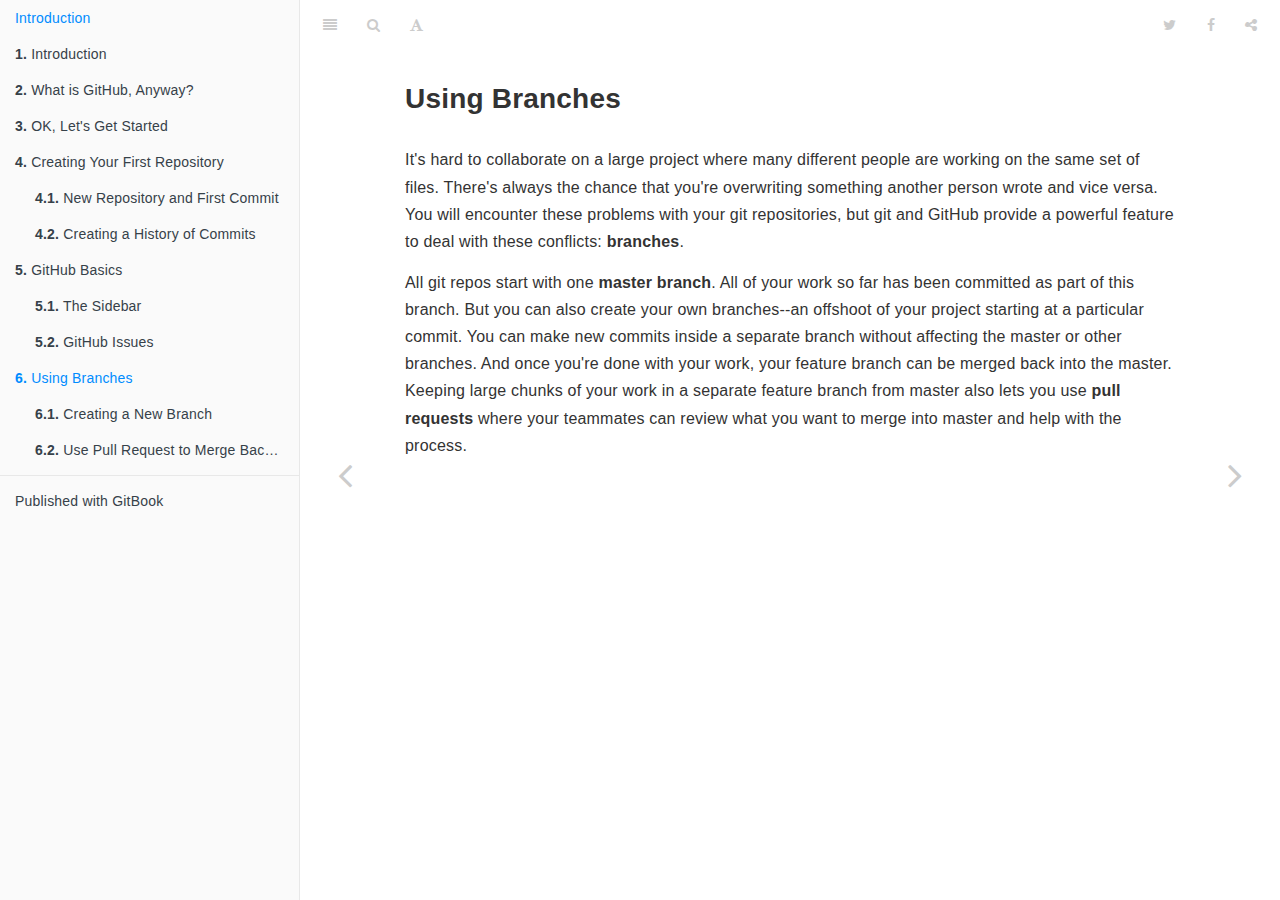
<file: _book/using-branches.html>
<!DOCTYPE HTML>
<html lang="en" >
    
    <head>
        
        <meta charset="UTF-8">
        <meta http-equiv="X-UA-Compatible" content="IE=edge" />
        <title>Using Branches | GitHub for Non-Programmers</title>
        <meta content="text/html; charset=utf-8" http-equiv="Content-Type">
        <meta name="description" content="">
        <meta name="generator" content="GitBook 2.5.2">
        
        
        <meta name="HandheldFriendly" content="true"/>
        <meta name="viewport" content="width=device-width, initial-scale=1, user-scalable=no">
        <meta name="apple-mobile-web-app-capable" content="yes">
        <meta name="apple-mobile-web-app-status-bar-style" content="black">
        <link rel="apple-touch-icon-precomposed" sizes="152x152" href="gitbook/images/apple-touch-icon-precomposed-152.png">
        <link rel="shortcut icon" href="gitbook/images/favicon.ico" type="image/x-icon">
        
    <link rel="stylesheet" href="gitbook/style.css">
    
        
        <link rel="stylesheet" href="gitbook/plugins/gitbook-plugin-highlight/website.css">
        
    
        
        <link rel="stylesheet" href="gitbook/plugins/gitbook-plugin-search/search.css">
        
    
        
        <link rel="stylesheet" href="gitbook/plugins/gitbook-plugin-fontsettings/website.css">
        
    
    

        
    
    
    <link rel="next" href="./create-new-branch.html" />
    
    
    <link rel="prev" href="./issues.html" />
    

        
    </head>
    <body>
        
        
    <div class="book" data-level="6" data-chapter-title="Using Branches" data-filepath="using-branches.md" data-basepath="." data-revision="Thu Nov 12 2015 14:49:22 GMT-0500 (Eastern Standard Time)">
    

<div class="book-summary">
    <nav role="navigation">
        <ul class="summary">
            
            
            
            

            

            
    
        <li class="chapter " data-level="0" data-path="index.html">
            
                
                    <a href="./index.html">
                
                        <i class="fa fa-check"></i>
                        
                        Introduction
                    </a>
            
            
        </li>
    
        <li class="chapter " data-level="1" data-path="introduction.html">
            
                
                    <a href="./introduction.html">
                
                        <i class="fa fa-check"></i>
                        
                            <b>1.</b>
                        
                        Introduction
                    </a>
            
            
        </li>
    
        <li class="chapter " data-level="2" data-path="what-is-github-anyway.html">
            
                
                    <a href="./what-is-github-anyway.html">
                
                        <i class="fa fa-check"></i>
                        
                            <b>2.</b>
                        
                        What is GitHub, Anyway?
                    </a>
            
            
        </li>
    
        <li class="chapter " data-level="3" data-path="ok-lets-get-started.html">
            
                
                    <a href="./ok-lets-get-started.html">
                
                        <i class="fa fa-check"></i>
                        
                            <b>3.</b>
                        
                        OK, Let&#39;s Get Started
                    </a>
            
            
        </li>
    
        <li class="chapter " data-level="4" data-path="creating-your-first-repository.html">
            
                
                    <a href="./creating-your-first-repository.html">
                
                        <i class="fa fa-check"></i>
                        
                            <b>4.</b>
                        
                        Creating Your First Repository
                    </a>
            
            
            <ul class="articles">
                
    
        <li class="chapter " data-level="4.1" data-path="new-repo-first-commit.html">
            
                
                    <a href="./new-repo-first-commit.html">
                
                        <i class="fa fa-check"></i>
                        
                            <b>4.1.</b>
                        
                        New Repository and First Commit
                    </a>
            
            
        </li>
    
        <li class="chapter " data-level="4.2" data-path="creating-history-commits.html">
            
                
                    <a href="./creating-history-commits.html">
                
                        <i class="fa fa-check"></i>
                        
                            <b>4.2.</b>
                        
                        Creating a History of Commits
                    </a>
            
            
        </li>
    

            </ul>
            
        </li>
    
        <li class="chapter " data-level="5" data-path="github-basics.html">
            
                
                    <a href="./github-basics.html">
                
                        <i class="fa fa-check"></i>
                        
                            <b>5.</b>
                        
                        GitHub Basics
                    </a>
            
            
            <ul class="articles">
                
    
        <li class="chapter " data-level="5.1" data-path="sidebar.html">
            
                
                    <a href="./sidebar.html">
                
                        <i class="fa fa-check"></i>
                        
                            <b>5.1.</b>
                        
                        The Sidebar
                    </a>
            
            
        </li>
    
        <li class="chapter " data-level="5.2" data-path="issues.html">
            
                
                    <a href="./issues.html">
                
                        <i class="fa fa-check"></i>
                        
                            <b>5.2.</b>
                        
                        GitHub Issues
                    </a>
            
            
        </li>
    

            </ul>
            
        </li>
    
        <li class="chapter active" data-level="6" data-path="using-branches.html">
            
                
                    <a href="./using-branches.html">
                
                        <i class="fa fa-check"></i>
                        
                            <b>6.</b>
                        
                        Using Branches
                    </a>
            
            
            <ul class="articles">
                
    
        <li class="chapter " data-level="6.1" data-path="create-new-branch.html">
            
                
                    <a href="./create-new-branch.html">
                
                        <i class="fa fa-check"></i>
                        
                            <b>6.1.</b>
                        
                        Creating a New Branch
                    </a>
            
            
        </li>
    
        <li class="chapter " data-level="6.2" data-path="pull-requests.html">
            
                
                    <a href="./pull-requests.html">
                
                        <i class="fa fa-check"></i>
                        
                            <b>6.2.</b>
                        
                        Use Pull Request to Merge Back into Master
                    </a>
            
            
        </li>
    

            </ul>
            
        </li>
    


            
            <li class="divider"></li>
            <li>
                <a href="https://www.gitbook.com" target="blank" class="gitbook-link">
                    Published with GitBook
                </a>
            </li>
            
        </ul>
    </nav>
</div>

    <div class="book-body">
        <div class="body-inner">
            <div class="book-header" role="navigation">
    <!-- Actions Left -->
    

    <!-- Title -->
    <h1>
        <i class="fa fa-circle-o-notch fa-spin"></i>
        <a href="./" >GitHub for Non-Programmers</a>
    </h1>
</div>

            <div class="page-wrapper" tabindex="-1" role="main">
                <div class="page-inner">
                
                
                    <section class="normal" id="section-">
                    
                        <h2 id="using-branches">Using Branches</h2>
<p>It&apos;s hard to collaborate on a large project where many different people are working on the same set of files. There&apos;s always the chance that you&apos;re overwriting something another person wrote and vice versa. You will encounter these problems with your git repositories, but git and GitHub provide a powerful feature to deal with these conflicts: <strong>branches</strong>.</p>
<p>All git repos start with one <strong>master branch</strong>. All of your work so far has been committed as part of this branch. But you can also create your own branches--an offshoot of your project starting at a particular commit. You can make new commits inside a separate branch without affecting the master or other branches. And once you&apos;re done with your work, your feature branch can be merged back into the master. Keeping large chunks of your work in a separate feature branch from master also lets you use <strong>pull requests</strong> where your teammates can review what you want to merge into master and help with the process.</p>

                    
                    </section>
                
                
                </div>
            </div>
        </div>

        
        <a href="./issues.html" class="navigation navigation-prev " aria-label="Previous page: GitHub Issues"><i class="fa fa-angle-left"></i></a>
        
        
        <a href="./create-new-branch.html" class="navigation navigation-next " aria-label="Next page: Creating a New Branch"><i class="fa fa-angle-right"></i></a>
        
    </div>
</div>

        
<script src="gitbook/app.js"></script>

    
    <script src="gitbook/plugins/gitbook-plugin-search/lunr.min.js"></script>
    

    
    <script src="gitbook/plugins/gitbook-plugin-search/search.js"></script>
    

    
    <script src="gitbook/plugins/gitbook-plugin-sharing/buttons.js"></script>
    

    
    <script src="gitbook/plugins/gitbook-plugin-fontsettings/buttons.js"></script>
    

    
    <script src="gitbook/plugins/gitbook-plugin-livereload/plugin.js"></script>
    

<script>
require(["gitbook"], function(gitbook) {
    var config = {"highlight":{},"search":{},"sharing":{"facebook":true,"twitter":true,"google":false,"weibo":false,"instapaper":false,"vk":false,"all":["facebook","google","twitter","weibo","instapaper"]},"fontsettings":{"theme":"white","family":"sans","size":2},"livereload":{}};
    gitbook.start(config);
});
</script>

        
    </body>
    
</html>
</file>
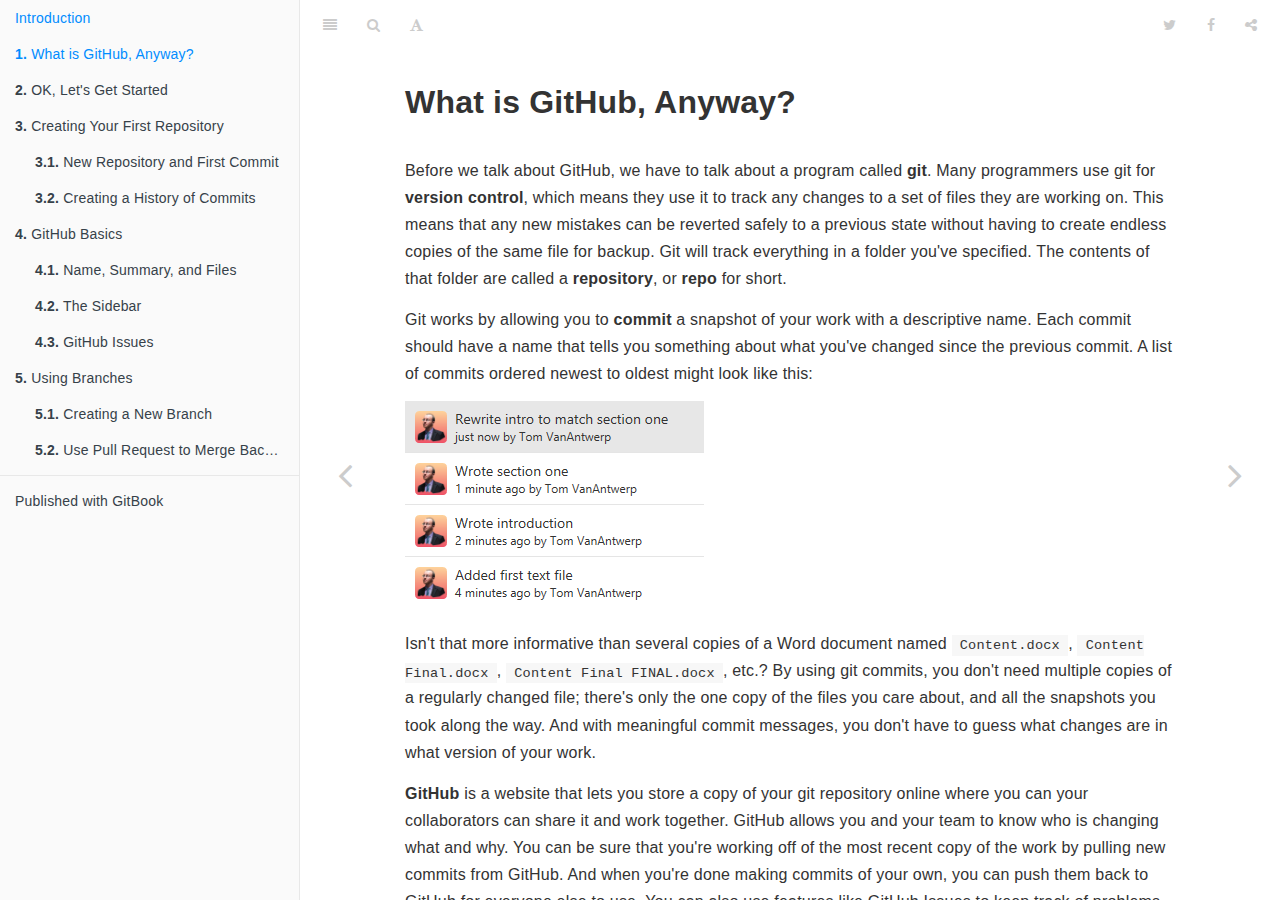
<file: _book/what-is-github-anyway.html>
<!DOCTYPE HTML>
<html lang="en" >
    
    <head>
        
        <meta charset="UTF-8">
        <meta http-equiv="X-UA-Compatible" content="IE=edge" />
        <title>What is GitHub, Anyway? | GitHub for Non-Programmers</title>
        <meta content="text/html; charset=utf-8" http-equiv="Content-Type">
        <meta name="description" content="">
        <meta name="generator" content="GitBook 2.5.2">
        
        
        <meta name="HandheldFriendly" content="true"/>
        <meta name="viewport" content="width=device-width, initial-scale=1, user-scalable=no">
        <meta name="apple-mobile-web-app-capable" content="yes">
        <meta name="apple-mobile-web-app-status-bar-style" content="black">
        <link rel="apple-touch-icon-precomposed" sizes="152x152" href="gitbook/images/apple-touch-icon-precomposed-152.png">
        <link rel="shortcut icon" href="gitbook/images/favicon.ico" type="image/x-icon">
        
    <link rel="stylesheet" href="gitbook/style.css">
    
        
        <link rel="stylesheet" href="gitbook/plugins/gitbook-plugin-highlight/website.css">
        
    
        
        <link rel="stylesheet" href="gitbook/plugins/gitbook-plugin-search/search.css">
        
    
        
        <link rel="stylesheet" href="gitbook/plugins/gitbook-plugin-fontsettings/website.css">
        
    
    

        
    
    
    <link rel="next" href="./ok-lets-get-started.html" />
    
    
    <link rel="prev" href="./index.html" />
    

        
    </head>
    <body>
        
        
    <div class="book" data-level="1" data-chapter-title="What is GitHub, Anyway?" data-filepath="what-is-github-anyway.md" data-basepath="." data-revision="Thu Nov 12 2015 15:05:53 GMT-0500 (Eastern Standard Time)">
    

<div class="book-summary">
    <nav role="navigation">
        <ul class="summary">
            
            
            
            

            

            
    
        <li class="chapter " data-level="0" data-path="index.html">
            
                
                    <a href="./index.html">
                
                        <i class="fa fa-check"></i>
                        
                        Introduction
                    </a>
            
            
        </li>
    
        <li class="chapter active" data-level="1" data-path="what-is-github-anyway.html">
            
                
                    <a href="./what-is-github-anyway.html">
                
                        <i class="fa fa-check"></i>
                        
                            <b>1.</b>
                        
                        What is GitHub, Anyway?
                    </a>
            
            
        </li>
    
        <li class="chapter " data-level="2" data-path="ok-lets-get-started.html">
            
                
                    <a href="./ok-lets-get-started.html">
                
                        <i class="fa fa-check"></i>
                        
                            <b>2.</b>
                        
                        OK, Let&#39;s Get Started
                    </a>
            
            
        </li>
    
        <li class="chapter " data-level="3" data-path="creating-your-first-repository.html">
            
                
                    <a href="./creating-your-first-repository.html">
                
                        <i class="fa fa-check"></i>
                        
                            <b>3.</b>
                        
                        Creating Your First Repository
                    </a>
            
            
            <ul class="articles">
                
    
        <li class="chapter " data-level="3.1" data-path="new-repo-first-commit.html">
            
                
                    <a href="./new-repo-first-commit.html">
                
                        <i class="fa fa-check"></i>
                        
                            <b>3.1.</b>
                        
                        New Repository and First Commit
                    </a>
            
            
        </li>
    
        <li class="chapter " data-level="3.2" data-path="creating-history-commits.html">
            
                
                    <a href="./creating-history-commits.html">
                
                        <i class="fa fa-check"></i>
                        
                            <b>3.2.</b>
                        
                        Creating a History of Commits
                    </a>
            
            
        </li>
    

            </ul>
            
        </li>
    
        <li class="chapter " data-level="4" data-path="github-basics.html">
            
                
                    <a href="./github-basics.html">
                
                        <i class="fa fa-check"></i>
                        
                            <b>4.</b>
                        
                        GitHub Basics
                    </a>
            
            
            <ul class="articles">
                
    
        <li class="chapter " data-level="4.1" data-path="name-summary-files.html">
            
                
                    <a href="./name-summary-files.html">
                
                        <i class="fa fa-check"></i>
                        
                            <b>4.1.</b>
                        
                        Name, Summary, and Files
                    </a>
            
            
        </li>
    
        <li class="chapter " data-level="4.2" data-path="sidebar.html">
            
                
                    <a href="./sidebar.html">
                
                        <i class="fa fa-check"></i>
                        
                            <b>4.2.</b>
                        
                        The Sidebar
                    </a>
            
            
        </li>
    
        <li class="chapter " data-level="4.3" data-path="issues.html">
            
                
                    <a href="./issues.html">
                
                        <i class="fa fa-check"></i>
                        
                            <b>4.3.</b>
                        
                        GitHub Issues
                    </a>
            
            
        </li>
    

            </ul>
            
        </li>
    
        <li class="chapter " data-level="5" data-path="using-branches.html">
            
                
                    <a href="./using-branches.html">
                
                        <i class="fa fa-check"></i>
                        
                            <b>5.</b>
                        
                        Using Branches
                    </a>
            
            
            <ul class="articles">
                
    
        <li class="chapter " data-level="5.1" data-path="create-new-branch.html">
            
                
                    <a href="./create-new-branch.html">
                
                        <i class="fa fa-check"></i>
                        
                            <b>5.1.</b>
                        
                        Creating a New Branch
                    </a>
            
            
        </li>
    
        <li class="chapter " data-level="5.2" data-path="pull-requests.html">
            
                
                    <a href="./pull-requests.html">
                
                        <i class="fa fa-check"></i>
                        
                            <b>5.2.</b>
                        
                        Use Pull Request to Merge Back into Master
                    </a>
            
            
        </li>
    

            </ul>
            
        </li>
    


            
            <li class="divider"></li>
            <li>
                <a href="https://www.gitbook.com" target="blank" class="gitbook-link">
                    Published with GitBook
                </a>
            </li>
            
        </ul>
    </nav>
</div>

    <div class="book-body">
        <div class="body-inner">
            <div class="book-header" role="navigation">
    <!-- Actions Left -->
    

    <!-- Title -->
    <h1>
        <i class="fa fa-circle-o-notch fa-spin"></i>
        <a href="./" >GitHub for Non-Programmers</a>
    </h1>
</div>

            <div class="page-wrapper" tabindex="-1" role="main">
                <div class="page-inner">
                
                
                    <section class="normal" id="section-">
                    
                        <h1 id="what-is-github-anyway">What is GitHub, Anyway?</h1>
<p>Before we talk about GitHub, we have to talk about a program called <strong>git</strong>. Many programmers use git for <strong>version control</strong>, which means they use it to track any changes to a set of files they are working on. This means that any new mistakes can be reverted safely to a previous state without having to create endless copies of the same file for backup. Git will track everything in a folder you&apos;ve specified. The contents of that folder are called a <strong>repository</strong>, or <strong>repo</strong> for short.</p>
<p>Git works by allowing you to <strong>commit</strong> a snapshot of your work with a descriptive name. Each commit should have a name that tells you something about what you&apos;ve changed since the previous commit. A list of commits  ordered newest to oldest might look like this:</p>
<p><img src="images/git-commits.png" alt="Git Commit History"></p>
<p>Isn&apos;t that more informative than several copies of a Word document named <code>Content.docx</code>, <code>Content Final.docx</code>, <code>Content Final FINAL.docx</code>, etc.? By using git commits, you don&apos;t need multiple copies of a regularly changed file; there&apos;s only the one copy of the files you care about, and all the snapshots you took along the way. And with meaningful commit messages, you don&apos;t have to guess what changes are in what version of your work.</p>
<p><strong>GitHub</strong> is a website that lets you store a copy of your git repository online where you can your collaborators can share it and work together. GitHub allows you and your team to know who is changing what and why. You can be sure that you&apos;re working off of the most recent copy of the work by pulling new commits from GitHub. And when you&apos;re done making commits of your own, you can push them back to GitHub for everyone else to use. You can also use features like GitHub Issues to keep track of problems and to-dos, and discuss them as a team. GitHub also makes it easy to control who can make what changes, and for merging different changes by different people together.</p>
<h2 id="key-vocabulary">Key Vocabulary</h2>
<ul>
<li><strong>Version Control</strong>: In programming, it&apos;s a way to track changes made to code over time. This means that mistakes can be easily reverted. You also don&apos;t have to worry if you&apos;re using the most recent copy of something--the version control system makes it easy to see if something has changed.</li>
<li><strong>Git</strong>: One of the most popular programs for implementing version control.</li>
<li><strong>Repository</strong>: Also just &quot;repo&quot; for short, it&apos;s the folder that contains all of the files you want git to track for you.</li>
<li><strong>Commit</strong>: A specific snapshot of your work. You manually choose when to create a commit, and you need to give it a descriptive name.</li>
<li><strong>GitHub</strong>: A website that lets you keep a copy of your repository online. It also allows you to collaborate with others on the same repository, keeping track of who changes what and avoiding conflicts.</li>
</ul>

                    
                    </section>
                
                
                </div>
            </div>
        </div>

        
        <a href="./index.html" class="navigation navigation-prev " aria-label="Previous page: Introduction"><i class="fa fa-angle-left"></i></a>
        
        
        <a href="./ok-lets-get-started.html" class="navigation navigation-next " aria-label="Next page: OK, Let&#39;s Get Started"><i class="fa fa-angle-right"></i></a>
        
    </div>
</div>

        
<script src="gitbook/app.js"></script>

    
    <script src="gitbook/plugins/gitbook-plugin-search/lunr.min.js"></script>
    

    
    <script src="gitbook/plugins/gitbook-plugin-search/search.js"></script>
    

    
    <script src="gitbook/plugins/gitbook-plugin-sharing/buttons.js"></script>
    

    
    <script src="gitbook/plugins/gitbook-plugin-fontsettings/buttons.js"></script>
    

    
    <script src="gitbook/plugins/gitbook-plugin-livereload/plugin.js"></script>
    

<script>
require(["gitbook"], function(gitbook) {
    var config = {"highlight":{},"search":{},"sharing":{"facebook":true,"twitter":true,"google":false,"weibo":false,"instapaper":false,"vk":false,"all":["facebook","google","twitter","weibo","instapaper"]},"fontsettings":{"theme":"white","family":"sans","size":2},"livereload":{}};
    gitbook.start(config);
});
</script>

        
    </body>
    
</html>
</file>
<file: _book/gitbook/plugins/gitbook-plugin-highlight/website.css>
.book .book-body .page-wrapper .page-inner section.normal pre,
.book .book-body .page-wrapper .page-inner section.normal code {
  /* http://jmblog.github.com/color-themes-for-google-code-highlightjs */
  /* Tomorrow Comment */
  /* Tomorrow Red */
  /* Tomorrow Orange */
  /* Tomorrow Yellow */
  /* Tomorrow Green */
  /* Tomorrow Aqua */
  /* Tomorrow Blue */
  /* Tomorrow Purple */
}
.book .book-body .page-wrapper .page-inner section.normal pre .hljs-comment,
.book .book-body .page-wrapper .page-inner section.normal code .hljs-comment,
.book .book-body .page-wrapper .page-inner section.normal pre .hljs-title,
.book .book-body .page-wrapper .page-inner section.normal code .hljs-title {
  color: #8e908c;
}
.book .book-body .page-wrapper .page-inner section.normal pre .hljs-variable,
.book .book-body .page-wrapper .page-inner section.normal code .hljs-variable,
.book .book-body .page-wrapper .page-inner section.normal pre .hljs-attribute,
.book .book-body .page-wrapper .page-inner section.normal code .hljs-attribute,
.book .book-body .page-wrapper .page-inner section.normal pre .hljs-tag,
.book .book-body .page-wrapper .page-inner section.normal code .hljs-tag,
.book .book-body .page-wrapper .page-inner section.normal pre .hljs-regexp,
.book .book-body .page-wrapper .page-inner section.normal code .hljs-regexp,
.book .book-body .page-wrapper .page-inner section.normal pre .ruby .hljs-constant,
.book .book-body .page-wrapper .page-inner section.normal code .ruby .hljs-constant,
.book .book-body .page-wrapper .page-inner section.normal pre .xml .hljs-tag .hljs-title,
.book .book-body .page-wrapper .page-inner section.normal code .xml .hljs-tag .hljs-title,
.book .book-body .page-wrapper .page-inner section.normal pre .xml .hljs-pi,
.book .book-body .page-wrapper .page-inner section.normal code .xml .hljs-pi,
.book .book-body .page-wrapper .page-inner section.normal pre .xml .hljs-doctype,
.book .book-body .page-wrapper .page-inner section.normal code .xml .hljs-doctype,
.book .book-body .page-wrapper .page-inner section.normal pre .html .hljs-doctype,
.book .book-body .page-wrapper .page-inner section.normal code .html .hljs-doctype,
.book .book-body .page-wrapper .page-inner section.normal pre .css .hljs-id,
.book .book-body .page-wrapper .page-inner section.normal code .css .hljs-id,
.book .book-body .page-wrapper .page-inner section.normal pre .css .hljs-class,
.book .book-body .page-wrapper .page-inner section.normal code .css .hljs-class,
.book .book-body .page-wrapper .page-inner section.normal pre .css .hljs-pseudo,
.book .book-body .page-wrapper .page-inner section.normal code .css .hljs-pseudo {
  color: #c82829;
}
.book .book-body .page-wrapper .page-inner section.normal pre .hljs-number,
.book .book-body .page-wrapper .page-inner section.normal code .hljs-number,
.book .book-body .page-wrapper .page-inner section.normal pre .hljs-preprocessor,
.book .book-body .page-wrapper .page-inner section.normal code .hljs-preprocessor,
.book .book-body .page-wrapper .page-inner section.normal pre .hljs-pragma,
.book .book-body .page-wrapper .page-inner section.normal code .hljs-pragma,
.book .book-body .page-wrapper .page-inner section.normal pre .hljs-built_in,
.book .book-body .page-wrapper .page-inner section.normal code .hljs-built_in,
.book .book-body .page-wrapper .page-inner section.normal pre .hljs-literal,
.book .book-body .page-wrapper .page-inner section.normal code .hljs-literal,
.book .book-body .page-wrapper .page-inner section.normal pre .hljs-params,
.book .book-body .page-wrapper .page-inner section.normal code .hljs-params,
.book .book-body .page-wrapper .page-inner section.normal pre .hljs-constant,
.book .book-body .page-wrapper .page-inner section.normal code .hljs-constant {
  color: #f5871f;
}
.book .book-body .page-wrapper .page-inner section.normal pre .ruby .hljs-class .hljs-title,
.book .book-body .page-wrapper .page-inner section.normal code .ruby .hljs-class .hljs-title,
.book .book-body .page-wrapper .page-inner section.normal pre .css .hljs-rules .hljs-attribute,
.book .book-body .page-wrapper .page-inner section.normal code .css .hljs-rules .hljs-attribute {
  color: #eab700;
}
.book .book-body .page-wrapper .page-inner section.normal pre .hljs-string,
.book .book-body .page-wrapper .page-inner section.normal code .hljs-string,
.book .book-body .page-wrapper .page-inner section.normal pre .hljs-value,
.book .book-body .page-wrapper .page-inner section.normal code .hljs-value,
.book .book-body .page-wrapper .page-inner section.normal pre .hljs-inheritance,
.book .book-body .page-wrapper .page-inner section.normal code .hljs-inheritance,
.book .book-body .page-wrapper .page-inner section.normal pre .hljs-header,
.book .book-body .page-wrapper .page-inner section.normal code .hljs-header,
.book .book-body .page-wrapper .page-inner section.normal pre .ruby .hljs-symbol,
.book .book-body .page-wrapper .page-inner section.normal code .ruby .hljs-symbol,
.book .book-body .page-wrapper .page-inner section.normal pre .xml .hljs-cdata,
.book .book-body .page-wrapper .page-inner section.normal code .xml .hljs-cdata {
  color: #718c00;
}
.book .book-body .page-wrapper .page-inner section.normal pre .css .hljs-hexcolor,
.book .book-body .page-wrapper .page-inner section.normal code .css .hljs-hexcolor {
  color: #3e999f;
}
.book .book-body .page-wrapper .page-inner section.normal pre .hljs-function,
.book .book-body .page-wrapper .page-inner section.normal code .hljs-function,
.book .book-body .page-wrapper .page-inner section.normal pre .python .hljs-decorator,
.book .book-body .page-wrapper .page-inner section.normal code .python .hljs-decorator,
.book .book-body .page-wrapper .page-inner section.normal pre .python .hljs-title,
.book .book-body .page-wrapper .page-inner section.normal code .python .hljs-title,
.book .book-body .page-wrapper .page-inner section.normal pre .ruby .hljs-function .hljs-title,
.book .book-body .page-wrapper .page-inner section.normal code .ruby .hljs-function .hljs-title,
.book .book-body .page-wrapper .page-inner section.normal pre .ruby .hljs-title .hljs-keyword,
.book .book-body .page-wrapper .page-inner section.normal code .ruby .hljs-title .hljs-keyword,
.book .book-body .page-wrapper .page-inner section.normal pre .perl .hljs-sub,
.book .book-body .page-wrapper .page-inner section.normal code .perl .hljs-sub,
.book .book-body .page-wrapper .page-inner section.normal pre .javascript .hljs-title,
.book .book-body .page-wrapper .page-inner section.normal code .javascript .hljs-title,
.book .book-body .page-wrapper .page-inner section.normal pre .coffeescript .hljs-title,
.book .book-body .page-wrapper .page-inner section.normal code .coffeescript .hljs-title {
  color: #4271ae;
}
.book .book-body .page-wrapper .page-inner section.normal pre .hljs-keyword,
.book .book-body .page-wrapper .page-inner section.normal code .hljs-keyword,
.book .book-body .page-wrapper .page-inner section.normal pre .javascript .hljs-function,
.book .book-body .page-wrapper .page-inner section.normal code .javascript .hljs-function {
  color: #8959a8;
}
.book .book-body .page-wrapper .page-inner section.normal pre .hljs,
.book .book-body .page-wrapper .page-inner section.normal code .hljs {
  display: block;
  background: white;
  color: #4d4d4c;
  padding: 0.5em;
}
.book .book-body .page-wrapper .page-inner section.normal pre .coffeescript .javascript,
.book .book-body .page-wrapper .page-inner section.normal code .coffeescript .javascript,
.book .book-body .page-wrapper .page-inner section.normal pre .javascript .xml,
.book .book-body .page-wrapper .page-inner section.normal code .javascript .xml,
.book .book-body .page-wrapper .page-inner section.normal pre .tex .hljs-formula,
.book .book-body .page-wrapper .page-inner section.normal code .tex .hljs-formula,
.book .book-body .page-wrapper .page-inner section.normal pre .xml .javascript,
.book .book-body .page-wrapper .page-inner section.normal code .xml .javascript,
.book .book-body .page-wrapper .page-inner section.normal pre .xml .vbscript,
.book .book-body .page-wrapper .page-inner section.normal code .xml .vbscript,
.book .book-body .page-wrapper .page-inner section.normal pre .xml .css,
.book .book-body .page-wrapper .page-inner section.normal code .xml .css,
.book .book-body .page-wrapper .page-inner section.normal pre .xml .hljs-cdata,
.book .book-body .page-wrapper .page-inner section.normal code .xml .hljs-cdata {
  opacity: 0.5;
}
.book.color-theme-1 .book-body .page-wrapper .page-inner section.normal pre,
.book.color-theme-1 .book-body .page-wrapper .page-inner section.normal code {
  /*

Orginal Style from ethanschoonover.com/solarized (c) Jeremy Hull <sourdrums@gmail.com>

*/
  /* Solarized Green */
  /* Solarized Cyan */
  /* Solarized Blue */
  /* Solarized Yellow */
  /* Solarized Orange */
  /* Solarized Red */
  /* Solarized Violet */
}
.book.color-theme-1 .book-body .page-wrapper .page-inner section.normal pre .hljs,
.book.color-theme-1 .book-body .page-wrapper .page-inner section.normal code .hljs {
  display: block;
  padding: 0.5em;
  background: #fdf6e3;
  color: #657b83;
}
.book.color-theme-1 .book-body .page-wrapper .page-inner section.normal pre .hljs-comment,
.book.color-theme-1 .book-body .page-wrapper .page-inner section.normal code .hljs-comment,
.book.color-theme-1 .book-body .page-wrapper .page-inner section.normal pre .hljs-template_comment,
.book.color-theme-1 .book-body .page-wrapper .page-inner section.normal code .hljs-template_comment,
.book.color-theme-1 .book-body .page-wrapper .page-inner section.normal pre .diff .hljs-header,
.book.color-theme-1 .book-body .page-wrapper .page-inner section.normal code .diff .hljs-header,
.book.color-theme-1 .book-body .page-wrapper .page-inner section.normal pre .hljs-doctype,
.book.color-theme-1 .book-body .page-wrapper .page-inner section.normal code .hljs-doctype,
.book.color-theme-1 .book-body .page-wrapper .page-inner section.normal pre .hljs-pi,
.book.color-theme-1 .book-body .page-wrapper .page-inner section.normal code .hljs-pi,
.book.color-theme-1 .book-body .page-wrapper .page-inner section.normal pre .lisp .hljs-string,
.book.color-theme-1 .book-body .page-wrapper .page-inner section.normal code .lisp .hljs-string,
.book.color-theme-1 .book-body .page-wrapper .page-inner section.normal pre .hljs-javadoc,
.book.color-theme-1 .book-body .page-wrapper .page-inner section.normal code .hljs-javadoc {
  color: #93a1a1;
}
.book.color-theme-1 .book-body .page-wrapper .page-inner section.normal pre .hljs-keyword,
.book.color-theme-1 .book-body .page-wrapper .page-inner section.normal code .hljs-keyword,
.book.color-theme-1 .book-body .page-wrapper .page-inner section.normal pre .hljs-winutils,
.book.color-theme-1 .book-body .page-wrapper .page-inner section.normal code .hljs-winutils,
.book.color-theme-1 .book-body .page-wrapper .page-inner section.normal pre .method,
.book.color-theme-1 .book-body .page-wrapper .page-inner section.normal code .method,
.book.color-theme-1 .book-body .page-wrapper .page-inner section.normal pre .hljs-addition,
.book.color-theme-1 .book-body .page-wrapper .page-inner section.normal code .hljs-addition,
.book.color-theme-1 .book-body .page-wrapper .page-inner section.normal pre .css .hljs-tag,
.book.color-theme-1 .book-body .page-wrapper .page-inner section.normal code .css .hljs-tag,
.book.color-theme-1 .book-body .page-wrapper .page-inner section.normal pre .hljs-request,
.book.color-theme-1 .book-body .page-wrapper .page-inner section.normal code .hljs-request,
.book.color-theme-1 .book-body .page-wrapper .page-inner section.normal pre .hljs-status,
.book.color-theme-1 .book-body .page-wrapper .page-inner section.normal code .hljs-status,
.book.color-theme-1 .book-body .page-wrapper .page-inner section.normal pre .nginx .hljs-title,
.book.color-theme-1 .book-body .page-wrapper .page-inner section.normal code .nginx .hljs-title {
  color: #859900;
}
.book.color-theme-1 .book-body .page-wrapper .page-inner section.normal pre .hljs-number,
.book.color-theme-1 .book-body .page-wrapper .page-inner section.normal code .hljs-number,
.book.color-theme-1 .book-body .page-wrapper .page-inner section.normal pre .hljs-command,
.book.color-theme-1 .book-body .page-wrapper .page-inner section.normal code .hljs-command,
.book.color-theme-1 .book-body .page-wrapper .page-inner section.normal pre .hljs-string,
.book.color-theme-1 .book-body .page-wrapper .page-inner section.normal code .hljs-string,
.book.color-theme-1 .book-body .page-wrapper .page-inner section.normal pre .hljs-tag .hljs-value,
.book.color-theme-1 .book-body .page-wrapper .page-inner section.normal code .hljs-tag .hljs-value,
.book.color-theme-1 .book-body .page-wrapper .page-inner section.normal pre .hljs-rules .hljs-value,
.book.color-theme-1 .book-body .page-wrapper .page-inner section.normal code .hljs-rules .hljs-value,
.book.color-theme-1 .book-body .page-wrapper .page-inner section.normal pre .hljs-phpdoc,
.book.color-theme-1 .book-body .page-wrapper .page-inner section.normal code .hljs-phpdoc,
.book.color-theme-1 .book-body .page-wrapper .page-inner section.normal pre .tex .hljs-formula,
.book.color-theme-1 .book-body .page-wrapper .page-inner section.normal code .tex .hljs-formula,
.book.color-theme-1 .book-body .page-wrapper .page-inner section.normal pre .hljs-regexp,
.book.color-theme-1 .book-body .page-wrapper .page-inner section.normal code .hljs-regexp,
.book.color-theme-1 .book-body .page-wrapper .page-inner section.normal pre .hljs-hexcolor,
.book.color-theme-1 .book-body .page-wrapper .page-inner section.normal code .hljs-hexcolor,
.book.color-theme-1 .book-body .page-wrapper .page-inner section.normal pre .hljs-link_url,
.book.color-theme-1 .book-body .page-wrapper .page-inner section.normal code .hljs-link_url {
  color: #2aa198;
}
.book.color-theme-1 .book-body .page-wrapper .page-inner section.normal pre .hljs-title,
.book.color-theme-1 .book-body .page-wrapper .page-inner section.normal code .hljs-title,
.book.color-theme-1 .book-body .page-wrapper .page-inner section.normal pre .hljs-localvars,
.book.color-theme-1 .book-body .page-wrapper .page-inner section.normal code .hljs-localvars,
.book.color-theme-1 .book-body .page-wrapper .page-inner section.normal pre .hljs-chunk,
.book.color-theme-1 .book-body .page-wrapper .page-inner section.normal code .hljs-chunk,
.book.color-theme-1 .book-body .page-wrapper .page-inner section.normal pre .hljs-decorator,
.book.color-theme-1 .book-body .page-wrapper .page-inner section.normal code .hljs-decorator,
.book.color-theme-1 .book-body .page-wrapper .page-inner section.normal pre .hljs-built_in,
.book.color-theme-1 .book-body .page-wrapper .page-inner section.normal code .hljs-built_in,
.book.color-theme-1 .book-body .page-wrapper .page-inner section.normal pre .hljs-identifier,
.book.color-theme-1 .book-body .page-wrapper .page-inner section.normal code .hljs-identifier,
.book.color-theme-1 .book-body .page-wrapper .page-inner section.normal pre .vhdl .hljs-literal,
.book.color-theme-1 .book-body .page-wrapper .page-inner section.normal code .vhdl .hljs-literal,
.book.color-theme-1 .book-body .page-wrapper .page-inner section.normal pre .hljs-id,
.book.color-theme-1 .book-body .page-wrapper .page-inner section.normal code .hljs-id,
.book.color-theme-1 .book-body .page-wrapper .page-inner section.normal pre .css .hljs-function,
.book.color-theme-1 .book-body .page-wrapper .page-inner section.normal code .css .hljs-function {
  color: #268bd2;
}
.book.color-theme-1 .book-body .page-wrapper .page-inner section.normal pre .hljs-attribute,
.book.color-theme-1 .book-body .page-wrapper .page-inner section.normal code .hljs-attribute,
.book.color-theme-1 .book-body .page-wrapper .page-inner section.normal pre .hljs-variable,
.book.color-theme-1 .book-body .page-wrapper .page-inner section.normal code .hljs-variable,
.book.color-theme-1 .book-body .page-wrapper .page-inner section.normal pre .lisp .hljs-body,
.book.color-theme-1 .book-body .page-wrapper .page-inner section.normal code .lisp .hljs-body,
.book.color-theme-1 .book-body .page-wrapper .page-inner section.normal pre .smalltalk .hljs-number,
.book.color-theme-1 .book-body .page-wrapper .page-inner section.normal code .smalltalk .hljs-number,
.book.color-theme-1 .book-body .page-wrapper .page-inner section.normal pre .hljs-constant,
.book.color-theme-1 .book-body .page-wrapper .page-inner section.normal code .hljs-constant,
.book.color-theme-1 .book-body .page-wrapper .page-inner section.normal pre .hljs-class .hljs-title,
.book.color-theme-1 .book-body .page-wrapper .page-inner section.normal code .hljs-class .hljs-title,
.book.color-theme-1 .book-body .page-wrapper .page-inner section.normal pre .hljs-parent,
.book.color-theme-1 .book-body .page-wrapper .page-inner section.normal code .hljs-parent,
.book.color-theme-1 .book-body .page-wrapper .page-inner section.normal pre .haskell .hljs-type,
.book.color-theme-1 .book-body .page-wrapper .page-inner section.normal code .haskell .hljs-type,
.book.color-theme-1 .book-body .page-wrapper .page-inner section.normal pre .hljs-link_reference,
.book.color-theme-1 .book-body .page-wrapper .page-inner section.normal code .hljs-link_reference {
  color: #b58900;
}
.book.color-theme-1 .book-body .page-wrapper .page-inner section.normal pre .hljs-preprocessor,
.book.color-theme-1 .book-body .page-wrapper .page-inner section.normal code .hljs-preprocessor,
.book.color-theme-1 .book-body .page-wrapper .page-inner section.normal pre .hljs-preprocessor .hljs-keyword,
.book.color-theme-1 .book-body .page-wrapper .page-inner section.normal code .hljs-preprocessor .hljs-keyword,
.book.color-theme-1 .book-body .page-wrapper .page-inner section.normal pre .hljs-pragma,
.book.color-theme-1 .book-body .page-wrapper .page-inner section.normal code .hljs-pragma,
.book.color-theme-1 .book-body .page-wrapper .page-inner section.normal pre .hljs-shebang,
.book.color-theme-1 .book-body .page-wrapper .page-inner section.normal code .hljs-shebang,
.book.color-theme-1 .book-body .page-wrapper .page-inner section.normal pre .hljs-symbol,
.book.color-theme-1 .book-body .page-wrapper .page-inner section.normal code .hljs-symbol,
.book.color-theme-1 .book-body .page-wrapper .page-inner section.normal pre .hljs-symbol .hljs-string,
.book.color-theme-1 .book-body .page-wrapper .page-inner section.normal code .hljs-symbol .hljs-string,
.book.color-theme-1 .book-body .page-wrapper .page-inner section.normal pre .diff .hljs-change,
.book.color-theme-1 .book-body .page-wrapper .page-inner section.normal code .diff .hljs-change,
.book.color-theme-1 .book-body .page-wrapper .page-inner section.normal pre .hljs-special,
.book.color-theme-1 .book-body .page-wrapper .page-inner section.normal code .hljs-special,
.book.color-theme-1 .book-body .page-wrapper .page-inner section.normal pre .hljs-attr_selector,
.book.color-theme-1 .book-body .page-wrapper .page-inner section.normal code .hljs-attr_selector,
.book.color-theme-1 .book-body .page-wrapper .page-inner section.normal pre .hljs-subst,
.book.color-theme-1 .book-body .page-wrapper .page-inner section.normal code .hljs-subst,
.book.color-theme-1 .book-body .page-wrapper .page-inner section.normal pre .hljs-cdata,
.book.color-theme-1 .book-body .page-wrapper .page-inner section.normal code .hljs-cdata,
.book.color-theme-1 .book-body .page-wrapper .page-inner section.normal pre .clojure .hljs-title,
.book.color-theme-1 .book-body .page-wrapper .page-inner section.normal code .clojure .hljs-title,
.book.color-theme-1 .book-body .page-wrapper .page-inner section.normal pre .css .hljs-pseudo,
.book.color-theme-1 .book-body .page-wrapper .page-inner section.normal code .css .hljs-pseudo,
.book.color-theme-1 .book-body .page-wrapper .page-inner section.normal pre .hljs-header,
.book.color-theme-1 .book-body .page-wrapper .page-inner section.normal code .hljs-header {
  color: #cb4b16;
}
.book.color-theme-1 .book-body .page-wrapper .page-inner section.normal pre .hljs-deletion,
.book.color-theme-1 .book-body .page-wrapper .page-inner section.normal code .hljs-deletion,
.book.color-theme-1 .book-body .page-wrapper .page-inner section.normal pre .hljs-important,
.book.color-theme-1 .book-body .page-wrapper .page-inner section.normal code .hljs-important {
  color: #dc322f;
}
.book.color-theme-1 .book-body .page-wrapper .page-inner section.normal pre .hljs-link_label,
.book.color-theme-1 .book-body .page-wrapper .page-inner section.normal code .hljs-link_label {
  color: #6c71c4;
}
.book.color-theme-1 .book-body .page-wrapper .page-inner section.normal pre .tex .hljs-formula,
.book.color-theme-1 .book-body .page-wrapper .page-inner section.normal code .tex .hljs-formula {
  background: #eee8d5;
}
.book.color-theme-2 .book-body .page-wrapper .page-inner section.normal pre,
.book.color-theme-2 .book-body .page-wrapper .page-inner section.normal code {
  /* Tomorrow Night Bright Theme */
  /* Original theme - https://github.com/chriskempson/tomorrow-theme */
  /* http://jmblog.github.com/color-themes-for-google-code-highlightjs */
  /* Tomorrow Comment */
  /* Tomorrow Red */
  /* Tomorrow Orange */
  /* Tomorrow Yellow */
  /* Tomorrow Green */
  /* Tomorrow Aqua */
  /* Tomorrow Blue */
  /* Tomorrow Purple */
}
.book.color-theme-2 .book-body .page-wrapper .page-inner section.normal pre .hljs-comment,
.book.color-theme-2 .book-body .page-wrapper .page-inner section.normal code .hljs-comment,
.book.color-theme-2 .book-body .page-wrapper .page-inner section.normal pre .hljs-title,
.book.color-theme-2 .book-body .page-wrapper .page-inner section.normal code .hljs-title {
  color: #969896;
}
.book.color-theme-2 .book-body .page-wrapper .page-inner section.normal pre .hljs-variable,
.book.color-theme-2 .book-body .page-wrapper .page-inner section.normal code .hljs-variable,
.book.color-theme-2 .book-body .page-wrapper .page-inner section.normal pre .hljs-attribute,
.book.color-theme-2 .book-body .page-wrapper .page-inner section.normal code .hljs-attribute,
.book.color-theme-2 .book-body .page-wrapper .page-inner section.normal pre .hljs-tag,
.book.color-theme-2 .book-body .page-wrapper .page-inner section.normal code .hljs-tag,
.book.color-theme-2 .book-body .page-wrapper .page-inner section.normal pre .hljs-regexp,
.book.color-theme-2 .book-body .page-wrapper .page-inner section.normal code .hljs-regexp,
.book.color-theme-2 .book-body .page-wrapper .page-inner section.normal pre .ruby .hljs-constant,
.book.color-theme-2 .book-body .page-wrapper .page-inner section.normal code .ruby .hljs-constant,
.book.color-theme-2 .book-body .page-wrapper .page-inner section.normal pre .xml .hljs-tag .hljs-title,
.book.color-theme-2 .book-body .page-wrapper .page-inner section.normal code .xml .hljs-tag .hljs-title,
.book.color-theme-2 .book-body .page-wrapper .page-inner section.normal pre .xml .hljs-pi,
.book.color-theme-2 .book-body .page-wrapper .page-inner section.normal code .xml .hljs-pi,
.book.color-theme-2 .book-body .page-wrapper .page-inner section.normal pre .xml .hljs-doctype,
.book.color-theme-2 .book-body .page-wrapper .page-inner section.normal code .xml .hljs-doctype,
.book.color-theme-2 .book-body .page-wrapper .page-inner section.normal pre .html .hljs-doctype,
.book.color-theme-2 .book-body .page-wrapper .page-inner section.normal code .html .hljs-doctype,
.book.color-theme-2 .book-body .page-wrapper .page-inner section.normal pre .css .hljs-id,
.book.color-theme-2 .book-body .page-wrapper .page-inner section.normal code .css .hljs-id,
.book.color-theme-2 .book-body .page-wrapper .page-inner section.normal pre .css .hljs-class,
.book.color-theme-2 .book-body .page-wrapper .page-inner section.normal code .css .hljs-class,
.book.color-theme-2 .book-body .page-wrapper .page-inner section.normal pre .css .hljs-pseudo,
.book.color-theme-2 .book-body .page-wrapper .page-inner section.normal code .css .hljs-pseudo {
  color: #d54e53;
}
.book.color-theme-2 .book-body .page-wrapper .page-inner section.normal pre .hljs-number,
.book.color-theme-2 .book-body .page-wrapper .page-inner section.normal code .hljs-number,
.book.color-theme-2 .book-body .page-wrapper .page-inner section.normal pre .hljs-preprocessor,
.book.color-theme-2 .book-body .page-wrapper .page-inner section.normal code .hljs-preprocessor,
.book.color-theme-2 .book-body .page-wrapper .page-inner section.normal pre .hljs-pragma,
.book.color-theme-2 .book-body .page-wrapper .page-inner section.normal code .hljs-pragma,
.book.color-theme-2 .book-body .page-wrapper .page-inner section.normal pre .hljs-built_in,
.book.color-theme-2 .book-body .page-wrapper .page-inner section.normal code .hljs-built_in,
.book.color-theme-2 .book-body .page-wrapper .page-inner section.normal pre .hljs-literal,
.book.color-theme-2 .book-body .page-wrapper .page-inner section.normal code .hljs-literal,
.book.color-theme-2 .book-body .page-wrapper .page-inner section.normal pre .hljs-params,
.book.color-theme-2 .book-body .page-wrapper .page-inner section.normal code .hljs-params,
.book.color-theme-2 .book-body .page-wrapper .page-inner section.normal pre .hljs-constant,
.book.color-theme-2 .book-body .page-wrapper .page-inner section.normal code .hljs-constant {
  color: #e78c45;
}
.book.color-theme-2 .book-body .page-wrapper .page-inner section.normal pre .ruby .hljs-class .hljs-title,
.book.color-theme-2 .book-body .page-wrapper .page-inner section.normal code .ruby .hljs-class .hljs-title,
.book.color-theme-2 .book-body .page-wrapper .page-inner section.normal pre .css .hljs-rules .hljs-attribute,
.book.color-theme-2 .book-body .page-wrapper .page-inner section.normal code .css .hljs-rules .hljs-attribute {
  color: #e7c547;
}
.book.color-theme-2 .book-body .page-wrapper .page-inner section.normal pre .hljs-string,
.book.color-theme-2 .book-body .page-wrapper .page-inner section.normal code .hljs-string,
.book.color-theme-2 .book-body .page-wrapper .page-inner section.normal pre .hljs-value,
.book.color-theme-2 .book-body .page-wrapper .page-inner section.normal code .hljs-value,
.book.color-theme-2 .book-body .page-wrapper .page-inner section.normal pre .hljs-inheritance,
.book.color-theme-2 .book-body .page-wrapper .page-inner section.normal code .hljs-inheritance,
.book.color-theme-2 .book-body .page-wrapper .page-inner section.normal pre .hljs-header,
.book.color-theme-2 .book-body .page-wrapper .page-inner section.normal code .hljs-header,
.book.color-theme-2 .book-body .page-wrapper .page-inner section.normal pre .ruby .hljs-symbol,
.book.color-theme-2 .book-body .page-wrapper .page-inner section.normal code .ruby .hljs-symbol,
.book.color-theme-2 .book-body .page-wrapper .page-inner section.normal pre .xml .hljs-cdata,
.book.color-theme-2 .book-body .page-wrapper .page-inner section.normal code .xml .hljs-cdata {
  color: #b9ca4a;
}
.book.color-theme-2 .book-body .page-wrapper .page-inner section.normal pre .css .hljs-hexcolor,
.book.color-theme-2 .book-body .page-wrapper .page-inner section.normal code .css .hljs-hexcolor {
  color: #70c0b1;
}
.book.color-theme-2 .book-body .page-wrapper .page-inner section.normal pre .hljs-function,
.book.color-theme-2 .book-body .page-wrapper .page-inner section.normal code .hljs-function,
.book.color-theme-2 .book-body .page-wrapper .page-inner section.normal pre .python .hljs-decorator,
.book.color-theme-2 .book-body .page-wrapper .page-inner section.normal code .python .hljs-decorator,
.book.color-theme-2 .book-body .page-wrapper .page-inner section.normal pre .python .hljs-title,
.book.color-theme-2 .book-body .page-wrapper .page-inner section.normal code .python .hljs-title,
.book.color-theme-2 .book-body .page-wrapper .page-inner section.normal pre .ruby .hljs-function .hljs-title,
.book.color-theme-2 .book-body .page-wrapper .page-inner section.normal code .ruby .hljs-function .hljs-title,
.book.color-theme-2 .book-body .page-wrapper .page-inner section.normal pre .ruby .hljs-title .hljs-keyword,
.book.color-theme-2 .book-body .page-wrapper .page-inner section.normal code .ruby .hljs-title .hljs-keyword,
.book.color-theme-2 .book-body .page-wrapper .page-inner section.normal pre .perl .hljs-sub,
.book.color-theme-2 .book-body .page-wrapper .page-inner section.normal code .perl .hljs-sub,
.book.color-theme-2 .book-body .page-wrapper .page-inner section.normal pre .javascript .hljs-title,
.book.color-theme-2 .book-body .page-wrapper .page-inner section.normal code .javascript .hljs-title,
.book.color-theme-2 .book-body .page-wrapper .page-inner section.normal pre .coffeescript .hljs-title,
.book.color-theme-2 .book-body .page-wrapper .page-inner section.normal code .coffeescript .hljs-title {
  color: #7aa6da;
}
.book.color-theme-2 .book-body .page-wrapper .page-inner section.normal pre .hljs-keyword,
.book.color-theme-2 .book-body .page-wrapper .page-inner section.normal code .hljs-keyword,
.book.color-theme-2 .book-body .page-wrapper .page-inner section.normal pre .javascript .hljs-function,
.book.color-theme-2 .book-body .page-wrapper .page-inner section.normal code .javascript .hljs-function {
  color: #c397d8;
}
.book.color-theme-2 .book-body .page-wrapper .page-inner section.normal pre .hljs,
.book.color-theme-2 .book-body .page-wrapper .page-inner section.normal code .hljs {
  display: block;
  background: black;
  color: #eaeaea;
  padding: 0.5em;
}
.book.color-theme-2 .book-body .page-wrapper .page-inner section.normal pre .coffeescript .javascript,
.book.color-theme-2 .book-body .page-wrapper .page-inner section.normal code .coffeescript .javascript,
.book.color-theme-2 .book-body .page-wrapper .page-inner section.normal pre .javascript .xml,
.book.color-theme-2 .book-body .page-wrapper .page-inner section.normal code .javascript .xml,
.book.color-theme-2 .book-body .page-wrapper .page-inner section.normal pre .tex .hljs-formula,
.book.color-theme-2 .book-body .page-wrapper .page-inner section.normal code .tex .hljs-formula,
.book.color-theme-2 .book-body .page-wrapper .page-inner section.normal pre .xml .javascript,
.book.color-theme-2 .book-body .page-wrapper .page-inner section.normal code .xml .javascript,
.book.color-theme-2 .book-body .page-wrapper .page-inner section.normal pre .xml .vbscript,
.book.color-theme-2 .book-body .page-wrapper .page-inner section.normal code .xml .vbscript,
.book.color-theme-2 .book-body .page-wrapper .page-inner section.normal pre .xml .css,
.book.color-theme-2 .book-body .page-wrapper .page-inner section.normal code .xml .css,
.book.color-theme-2 .book-body .page-wrapper .page-inner section.normal pre .xml .hljs-cdata,
.book.color-theme-2 .book-body .page-wrapper .page-inner section.normal code .xml .hljs-cdata {
  opacity: 0.5;
}
</file>
<file: _book/gitbook/plugins/gitbook-plugin-search/search.css>
.book .book-summary .book-search {
  padding: 6px;
  background: transparent;
  position: absolute;
  top: -50px;
  left: 0px;
  right: 0px;
  transition: top 0.5s ease;
}
.book .book-summary .book-search input,
.book .book-summary .book-search input:focus,
.book .book-summary .book-search input:hover {
  width: 100%;
  background: transparent;
  border: 1px solid transparent;
  box-shadow: none;
  outline: none;
  line-height: 22px;
  padding: 7px 4px;
  color: inherit;
}
.book.with-search .book-summary .book-search {
  top: 0px;
}
.book.with-search .book-summary ul.summary {
  top: 50px;
}
</file>
<file: _book/gitbook/plugins/gitbook-plugin-fontsettings/website.css>
/*
 * Theme 1
 */
.color-theme-1 .dropdown-menu {
  background-color: #111111;
  border-color: #7e888b;
}
.color-theme-1 .dropdown-menu .dropdown-caret .caret-inner {
  border-bottom: 9px solid #111111;
}
.color-theme-1 .dropdown-menu .buttons {
  border-color: #7e888b;
}
.color-theme-1 .dropdown-menu .button {
  color: #afa790;
}
.color-theme-1 .dropdown-menu .button:hover {
  color: #73553c;
}
/*
 * Theme 2
 */
.color-theme-2 .dropdown-menu {
  background-color: #2d3143;
  border-color: #272a3a;
}
.color-theme-2 .dropdown-menu .dropdown-caret .caret-inner {
  border-bottom: 9px solid #2d3143;
}
.color-theme-2 .dropdown-menu .buttons {
  border-color: #272a3a;
}
.color-theme-2 .dropdown-menu .button {
  color: #62677f;
}
.color-theme-2 .dropdown-menu .button:hover {
  color: #f4f4f5;
}
.book .book-header .font-settings .font-enlarge {
  line-height: 30px;
  font-size: 1.4em;
}
.book .book-header .font-settings .font-reduce {
  line-height: 30px;
  font-size: 1em;
}
.book.color-theme-1 .book-body {
  color: #704214;
  background: #f3eacb;
}
.book.color-theme-1 .book-body .page-wrapper .page-inner section {
  background: #f3eacb;
}
.book.color-theme-2 .book-body {
  color: #bdcadb;
  background: #1c1f2b;
}
.book.color-theme-2 .book-body .page-wrapper .page-inner section {
  background: #1c1f2b;
}
.book.font-size-0 .book-body .page-inner section {
  font-size: 1.2rem;
}
.book.font-size-1 .book-body .page-inner section {
  font-size: 1.4rem;
}
.book.font-size-2 .book-body .page-inner section {
  font-size: 1.6rem;
}
.book.font-size-3 .book-body .page-inner section {
  font-size: 2.2rem;
}
.book.font-size-4 .book-body .page-inner section {
  font-size: 4rem;
}
.book.font-family-0 {
  font-family: Georgia, serif;
}
.book.font-family-1 {
  font-family: "Helvetica Neue", Helvetica, Arial, sans-serif;
}
.book.color-theme-1 .book-body .page-wrapper .page-inner section.normal {
  color: #704214;
}
.book.color-theme-1 .book-body .page-wrapper .page-inner section.normal a {
  color: inherit;
}
.book.color-theme-1 .book-body .page-wrapper .page-inner section.normal h1,
.book.color-theme-1 .book-body .page-wrapper .page-inner section.normal h2,
.book.color-theme-1 .book-body .page-wrapper .page-inner section.normal h3,
.book.color-theme-1 .book-body .page-wrapper .page-inner section.normal h4,
.book.color-theme-1 .book-body .page-wrapper .page-inner section.normal h5,
.book.color-theme-1 .book-body .page-wrapper .page-inner section.normal h6 {
  color: inherit;
}
.book.color-theme-1 .book-body .page-wrapper .page-inner section.normal h1,
.book.color-theme-1 .book-body .page-wrapper .page-inner section.normal h2 {
  border-color: inherit;
}
.book.color-theme-1 .book-body .page-wrapper .page-inner section.normal h6 {
  color: inherit;
}
.book.color-theme-1 .book-body .page-wrapper .page-inner section.normal hr {
  background-color: inherit;
}
.book.color-theme-1 .book-body .page-wrapper .page-inner section.normal blockquote {
  border-color: inherit;
}
.book.color-theme-1 .book-body .page-wrapper .page-inner section.normal pre,
.book.color-theme-1 .book-body .page-wrapper .page-inner section.normal code {
  background: #fdf6e3;
  color: #657b83;
  border-color: #f8df9c;
}
.book.color-theme-1 .book-body .page-wrapper .page-inner section.normal .highlight {
  background-color: inherit;
}
.book.color-theme-1 .book-body .page-wrapper .page-inner section.normal table th,
.book.color-theme-1 .book-body .page-wrapper .page-inner section.normal table td {
  border-color: #f5d06c;
}
.book.color-theme-1 .book-body .page-wrapper .page-inner section.normal table tr {
  color: inherit;
  background-color: #fdf6e3;
  border-color: #444444;
}
.book.color-theme-1 .book-body .page-wrapper .page-inner section.normal table tr:nth-child(2n) {
  background-color: #fbeecb;
}
.book.color-theme-2 .book-body .page-wrapper .page-inner section.normal {
  color: #bdcadb;
}
.book.color-theme-2 .book-body .page-wrapper .page-inner section.normal a {
  color: #3eb1d0;
}
.book.color-theme-2 .book-body .page-wrapper .page-inner section.normal h1,
.book.color-theme-2 .book-body .page-wrapper .page-inner section.normal h2,
.book.color-theme-2 .book-body .page-wrapper .page-inner section.normal h3,
.book.color-theme-2 .book-body .page-wrapper .page-inner section.normal h4,
.book.color-theme-2 .book-body .page-wrapper .page-inner section.normal h5,
.book.color-theme-2 .book-body .page-wrapper .page-inner section.normal h6 {
  color: #fffffa;
}
.book.color-theme-2 .book-body .page-wrapper .page-inner section.normal h1,
.book.color-theme-2 .book-body .page-wrapper .page-inner section.normal h2 {
  border-color: #373b4e;
}
.book.color-theme-2 .book-body .page-wrapper .page-inner section.normal h6 {
  color: #373b4e;
}
.book.color-theme-2 .book-body .page-wrapper .page-inner section.normal hr {
  background-color: #373b4e;
}
.book.color-theme-2 .book-body .page-wrapper .page-inner section.normal blockquote {
  border-color: #373b4e;
}
.book.color-theme-2 .book-body .page-wrapper .page-inner section.normal pre,
.book.color-theme-2 .book-body .page-wrapper .page-inner section.normal code {
  color: #9dbed8;
  background: #2d3143;
  border-color: #2d3143;
}
.book.color-theme-2 .book-body .page-wrapper .page-inner section.normal .highlight {
  background-color: #282a39;
}
.book.color-theme-2 .book-body .page-wrapper .page-inner section.normal table th,
.book.color-theme-2 .book-body .page-wrapper .page-inner section.normal table td {
  border-color: #3b3f54;
}
.book.color-theme-2 .book-body .page-wrapper .page-inner section.normal table tr {
  color: #b6c2d2;
  background-color: #2d3143;
  border-color: #3b3f54;
}
.book.color-theme-2 .book-body .page-wrapper .page-inner section.normal table tr:nth-child(2n) {
  background-color: #35394b;
}
.book.color-theme-1 .book-header {
  color: #afa790;
  background: transparent;
}
.book.color-theme-1 .book-header .btn {
  color: #afa790;
}
.book.color-theme-1 .book-header .btn:hover {
  color: #73553c;
  background: none;
}
.book.color-theme-1 .book-header h1 {
  color: #704214;
}
.book.color-theme-2 .book-header {
  color: #7e888b;
  background: transparent;
}
.book.color-theme-2 .book-header .btn {
  color: #3b3f54;
}
.book.color-theme-2 .book-header .btn:hover {
  color: #fffff5;
  background: none;
}
.book.color-theme-2 .book-header h1 {
  color: #bdcadb;
}
.book.color-theme-1 .book-body .navigation {
  color: #afa790;
}
.book.color-theme-1 .book-body .navigation:hover {
  color: #73553c;
}
.book.color-theme-2 .book-body .navigation {
  color: #383f52;
}
.book.color-theme-2 .book-body .navigation:hover {
  color: #fffff5;
}
/*
 * Theme 1
 */
.book.color-theme-1 .book-summary {
  color: #afa790;
  background: #111111;
  border-right: 1px solid rgba(0, 0, 0, 0.07);
}
.book.color-theme-1 .book-summary .book-search {
  background: transparent;
}
.book.color-theme-1 .book-summary .book-search input,
.book.color-theme-1 .book-summary .book-search input:focus {
  border: 1px solid transparent;
}
.book.color-theme-1 .book-summary ul.summary li.divider {
  background: #7e888b;
  box-shadow: none;
}
.book.color-theme-1 .book-summary ul.summary li i.fa-check {
  color: #33cc33;
}
.book.color-theme-1 .book-summary ul.summary li.done > a {
  color: #877f6a;
}
.book.color-theme-1 .book-summary ul.summary li a,
.book.color-theme-1 .book-summary ul.summary li span {
  color: #877f6a;
  background: transparent;
  font-weight: normal;
}
.book.color-theme-1 .book-summary ul.summary li.active > a,
.book.color-theme-1 .book-summary ul.summary li a:hover {
  color: #704214;
  background: transparent;
  font-weight: normal;
}
/*
 * Theme 2
 */
.book.color-theme-2 .book-summary {
  color: #bcc1d2;
  background: #2d3143;
  border-right: none;
}
.book.color-theme-2 .book-summary .book-search {
  background: transparent;
}
.book.color-theme-2 .book-summary .book-search input,
.book.color-theme-2 .book-summary .book-search input:focus {
  border: 1px solid transparent;
}
.book.color-theme-2 .book-summary ul.summary li.divider {
  background: #272a3a;
  box-shadow: none;
}
.book.color-theme-2 .book-summary ul.summary li i.fa-check {
  color: #33cc33;
}
.book.color-theme-2 .book-summary ul.summary li.done > a {
  color: #62687f;
}
.book.color-theme-2 .book-summary ul.summary li a,
.book.color-theme-2 .book-summary ul.summary li span {
  color: #c1c6d7;
  background: transparent;
  font-weight: 600;
}
.book.color-theme-2 .book-summary ul.summary li.active > a,
.book.color-theme-2 .book-summary ul.summary li a:hover {
  color: #f4f4f5;
  background: #252737;
  font-weight: 600;
}
</file>
<file: _book/gitbook/style.css>
/*! normalize.css v2.1.0 | MIT License | git.io/normalize */img,legend{border:0}.fa-ul>li,sub,sup{position:relative}.book .book-body .page-wrapper .page-inner section.normal hr:after,.book-langs-index .inner .languages:after,.buttons:after,.dropdown-menu .buttons:after{clear:both}*,.fa{-webkit-font-smoothing:antialiased}body,html{-ms-text-size-adjust:100%;-webkit-text-size-adjust:100%}article,aside,details,figcaption,figure,footer,header,hgroup,main,nav,section,summary{display:block}audio,canvas,video{display:inline-block}.hidden,[hidden]{display:none}audio:not([controls]){display:none;height:0}html{font-family:sans-serif}body,figure{margin:0}a:focus{outline:dotted thin}a:active,a:hover{outline:0}h1{font-size:2em;margin:.67em 0}abbr[title]{border-bottom:1px dotted}b,strong{font-weight:700}dfn{font-style:italic}hr{-moz-box-sizing:content-box;box-sizing:content-box;height:0}mark{background:#ff0;color:#000}code,kbd,pre,samp{font-family:monospace,serif;font-size:1em}pre{white-space:pre-wrap}q{quotes:"\201C" "\201D" "\2018" "\2019"}small{font-size:80%}sub,sup{font-size:75%;line-height:0;vertical-align:baseline}sup{top:-.5em}sub{bottom:-.25em}svg:not(:root){overflow:hidden}fieldset{border:1px solid silver;margin:0 2px;padding:.35em .625em .75em}legend{padding:0}button,input,select,textarea{font-family:inherit;font-size:100%;margin:0}button,input{line-height:normal}button,select{text-transform:none}button,html input[type=button],input[type=reset],input[type=submit]{-webkit-appearance:button;cursor:pointer}button[disabled],html input[disabled]{cursor:default}input[type=checkbox],input[type=radio]{box-sizing:border-box;padding:0}input[type=search]{-webkit-appearance:textfield;-moz-box-sizing:content-box;-webkit-box-sizing:content-box;box-sizing:content-box}input[type=search]::-webkit-search-cancel-button,input[type=search]::-webkit-search-decoration{-webkit-appearance:none}button::-moz-focus-inner,input::-moz-focus-inner{border:0;padding:0}textarea{overflow:auto;vertical-align:top}table{border-collapse:collapse;border-spacing:0}/*!
 * Preboot v2
 *
 * Open sourced under MIT license by @mdo.
 * Some variables and mixins from Bootstrap (Apache 2 license).
 */.link-inherit,.link-inherit:focus,.link-inherit:hover{color:inherit}.fa,.fa-stack{display:inline-block}/*!
 *  Font Awesome 4.1.0 by @davegandy - http://fontawesome.io - @fontawesome
 *  License - http://fontawesome.io/license (Font: SIL OFL 1.1, CSS: MIT License)
 */@font-face{font-family:FontAwesome;src:url(./fonts/fontawesome/fontawesome-webfont.eot?v=4.1.0);src:url(./fonts/fontawesome/fontawesome-webfont.eot?#iefix&v=4.1.0) format('embedded-opentype'),url(./fonts/fontawesome/fontawesome-webfont.woff?v=4.1.0) format('woff'),url(./fonts/fontawesome/fontawesome-webfont.ttf?v=4.1.0) format('truetype'),url(./fonts/fontawesome/fontawesome-webfont.svg?v=4.1.0#fontawesomeregular) format('svg');font-weight:400;font-style:normal}.fa{font-family:FontAwesome;font-style:normal;font-weight:400;line-height:1;-moz-osx-font-smoothing:grayscale}.book .book-header,.book .book-summary{font-family:"Helvetica Neue",Helvetica,Arial,sans-serif}.fa-lg{font-size:1.33333333em;line-height:.75em;vertical-align:-15%}.fa-2x{font-size:2em}.fa-3x{font-size:3em}.fa-4x{font-size:4em}.fa-5x{font-size:5em}.fa-fw{width:1.28571429em;text-align:center}.fa-ul{padding-left:0;margin-left:2.14285714em;list-style-type:none}.fa-li{position:absolute;left:-2.14285714em;width:2.14285714em;top:.14285714em;text-align:center}.fa-li.fa-lg{left:-1.85714286em}.fa-border{padding:.2em .25em .15em;border:.08em solid #eee;border-radius:.1em}.pull-right{float:right}.pull-left{float:left}.fa.pull-left{margin-right:.3em}.fa.pull-right{margin-left:.3em}.fa-spin{-webkit-animation:spin 2s infinite linear;-moz-animation:spin 2s infinite linear;-o-animation:spin 2s infinite linear;animation:spin 2s infinite linear}@-moz-keyframes spin{0%{-moz-transform:rotate(0)}100%{-moz-transform:rotate(359deg)}}@-webkit-keyframes spin{0%{-webkit-transform:rotate(0)}100%{-webkit-transform:rotate(359deg)}}@-o-keyframes spin{0%{-o-transform:rotate(0)}100%{-o-transform:rotate(359deg)}}@keyframes spin{0%{-webkit-transform:rotate(0);transform:rotate(0)}100%{-webkit-transform:rotate(359deg);transform:rotate(359deg)}}.fa-rotate-90{filter:progid:DXImageTransform.Microsoft.BasicImage(rotation=1);-webkit-transform:rotate(90deg);-moz-transform:rotate(90deg);-ms-transform:rotate(90deg);-o-transform:rotate(90deg);transform:rotate(90deg)}.fa-rotate-180{filter:progid:DXImageTransform.Microsoft.BasicImage(rotation=2);-webkit-transform:rotate(180deg);-moz-transform:rotate(180deg);-ms-transform:rotate(180deg);-o-transform:rotate(180deg);transform:rotate(180deg)}.fa-rotate-270{filter:progid:DXImageTransform.Microsoft.BasicImage(rotation=3);-webkit-transform:rotate(270deg);-moz-transform:rotate(270deg);-ms-transform:rotate(270deg);-o-transform:rotate(270deg);transform:rotate(270deg)}.fa-flip-horizontal{filter:progid:DXImageTransform.Microsoft.BasicImage(rotation=0, mirror=1);-webkit-transform:scale(-1,1);-moz-transform:scale(-1,1);-ms-transform:scale(-1,1);-o-transform:scale(-1,1);transform:scale(-1,1)}.fa-flip-vertical{filter:progid:DXImageTransform.Microsoft.BasicImage(rotation=2, mirror=1);-webkit-transform:scale(1,-1);-moz-transform:scale(1,-1);-ms-transform:scale(1,-1);-o-transform:scale(1,-1);transform:scale(1,-1)}.fa-stack{position:relative;width:2em;height:2em;line-height:2em;vertical-align:middle}.fa-stack-1x,.fa-stack-2x{position:absolute;left:0;width:100%;text-align:center}.fa-stack-1x{line-height:inherit}.fa-stack-2x{font-size:2em}.fa-inverse{color:#fff}.fa-glass:before{content:"\f000"}.fa-music:before{content:"\f001"}.fa-search:before{content:"\f002"}.fa-envelope-o:before{content:"\f003"}.fa-heart:before{content:"\f004"}.fa-star:before{content:"\f005"}.fa-star-o:before{content:"\f006"}.fa-user:before{content:"\f007"}.fa-film:before{content:"\f008"}.fa-th-large:before{content:"\f009"}.fa-th:before{content:"\f00a"}.fa-th-list:before{content:"\f00b"}.fa-check:before{content:"\f00c"}.fa-times:before{content:"\f00d"}.fa-search-plus:before{content:"\f00e"}.fa-search-minus:before{content:"\f010"}.fa-power-off:before{content:"\f011"}.fa-signal:before{content:"\f012"}.fa-cog:before,.fa-gear:before{content:"\f013"}.fa-trash-o:before{content:"\f014"}.fa-home:before{content:"\f015"}.fa-file-o:before{content:"\f016"}.fa-clock-o:before{content:"\f017"}.fa-road:before{content:"\f018"}.fa-download:before{content:"\f019"}.fa-arrow-circle-o-down:before{content:"\f01a"}.fa-arrow-circle-o-up:before{content:"\f01b"}.fa-inbox:before{content:"\f01c"}.fa-play-circle-o:before{content:"\f01d"}.fa-repeat:before,.fa-rotate-right:before{content:"\f01e"}.fa-refresh:before{content:"\f021"}.fa-list-alt:before{content:"\f022"}.fa-lock:before{content:"\f023"}.fa-flag:before{content:"\f024"}.fa-headphones:before{content:"\f025"}.fa-volume-off:before{content:"\f026"}.fa-volume-down:before{content:"\f027"}.fa-volume-up:before{content:"\f028"}.fa-qrcode:before{content:"\f029"}.fa-barcode:before{content:"\f02a"}.fa-tag:before{content:"\f02b"}.fa-tags:before{content:"\f02c"}.fa-book:before{content:"\f02d"}.fa-bookmark:before{content:"\f02e"}.fa-print:before{content:"\f02f"}.fa-camera:before{content:"\f030"}.fa-font:before{content:"\f031"}.fa-bold:before{content:"\f032"}.fa-italic:before{content:"\f033"}.fa-text-height:before{content:"\f034"}.fa-text-width:before{content:"\f035"}.fa-align-left:before{content:"\f036"}.fa-align-center:before{content:"\f037"}.fa-align-right:before{content:"\f038"}.fa-align-justify:before{content:"\f039"}.fa-list:before{content:"\f03a"}.fa-dedent:before,.fa-outdent:before{content:"\f03b"}.fa-indent:before{content:"\f03c"}.fa-video-camera:before{content:"\f03d"}.fa-image:before,.fa-photo:before,.fa-picture-o:before{content:"\f03e"}.fa-pencil:before{content:"\f040"}.fa-map-marker:before{content:"\f041"}.fa-adjust:before{content:"\f042"}.fa-tint:before{content:"\f043"}.fa-edit:before,.fa-pencil-square-o:before{content:"\f044"}.fa-share-square-o:before{content:"\f045"}.fa-check-square-o:before{content:"\f046"}.fa-arrows:before{content:"\f047"}.fa-step-backward:before{content:"\f048"}.fa-fast-backward:before{content:"\f049"}.fa-backward:before{content:"\f04a"}.fa-play:before{content:"\f04b"}.fa-pause:before{content:"\f04c"}.fa-stop:before{content:"\f04d"}.fa-forward:before{content:"\f04e"}.fa-fast-forward:before{content:"\f050"}.fa-step-forward:before{content:"\f051"}.fa-eject:before{content:"\f052"}.fa-chevron-left:before{content:"\f053"}.fa-chevron-right:before{content:"\f054"}.fa-plus-circle:before{content:"\f055"}.fa-minus-circle:before{content:"\f056"}.fa-times-circle:before{content:"\f057"}.fa-check-circle:before{content:"\f058"}.fa-question-circle:before{content:"\f059"}.fa-info-circle:before{content:"\f05a"}.fa-crosshairs:before{content:"\f05b"}.fa-times-circle-o:before{content:"\f05c"}.fa-check-circle-o:before{content:"\f05d"}.fa-ban:before{content:"\f05e"}.fa-arrow-left:before{content:"\f060"}.fa-arrow-right:before{content:"\f061"}.fa-arrow-up:before{content:"\f062"}.fa-arrow-down:before{content:"\f063"}.fa-mail-forward:before,.fa-share:before{content:"\f064"}.fa-expand:before{content:"\f065"}.fa-compress:before{content:"\f066"}.fa-plus:before{content:"\f067"}.fa-minus:before{content:"\f068"}.fa-asterisk:before{content:"\f069"}.fa-exclamation-circle:before{content:"\f06a"}.fa-gift:before{content:"\f06b"}.fa-leaf:before{content:"\f06c"}.fa-fire:before{content:"\f06d"}.fa-eye:before{content:"\f06e"}.fa-eye-slash:before{content:"\f070"}.fa-exclamation-triangle:before,.fa-warning:before{content:"\f071"}.fa-plane:before{content:"\f072"}.fa-calendar:before{content:"\f073"}.fa-random:before{content:"\f074"}.fa-comment:before{content:"\f075"}.fa-magnet:before{content:"\f076"}.fa-chevron-up:before{content:"\f077"}.fa-chevron-down:before{content:"\f078"}.fa-retweet:before{content:"\f079"}.fa-shopping-cart:before{content:"\f07a"}.fa-folder:before{content:"\f07b"}.fa-folder-open:before{content:"\f07c"}.fa-arrows-v:before{content:"\f07d"}.fa-arrows-h:before{content:"\f07e"}.fa-bar-chart-o:before{content:"\f080"}.fa-twitter-square:before{content:"\f081"}.fa-facebook-square:before{content:"\f082"}.fa-camera-retro:before{content:"\f083"}.fa-key:before{content:"\f084"}.fa-cogs:before,.fa-gears:before{content:"\f085"}.fa-comments:before{content:"\f086"}.fa-thumbs-o-up:before{content:"\f087"}.fa-thumbs-o-down:before{content:"\f088"}.fa-star-half:before{content:"\f089"}.fa-heart-o:before{content:"\f08a"}.fa-sign-out:before{content:"\f08b"}.fa-linkedin-square:before{content:"\f08c"}.fa-thumb-tack:before{content:"\f08d"}.fa-external-link:before{content:"\f08e"}.fa-sign-in:before{content:"\f090"}.fa-trophy:before{content:"\f091"}.fa-github-square:before{content:"\f092"}.fa-upload:before{content:"\f093"}.fa-lemon-o:before{content:"\f094"}.fa-phone:before{content:"\f095"}.fa-square-o:before{content:"\f096"}.fa-bookmark-o:before{content:"\f097"}.fa-phone-square:before{content:"\f098"}.fa-twitter:before{content:"\f099"}.fa-facebook:before{content:"\f09a"}.fa-github:before{content:"\f09b"}.fa-unlock:before{content:"\f09c"}.fa-credit-card:before{content:"\f09d"}.fa-rss:before{content:"\f09e"}.fa-hdd-o:before{content:"\f0a0"}.fa-bullhorn:before{content:"\f0a1"}.fa-bell:before{content:"\f0f3"}.fa-certificate:before{content:"\f0a3"}.fa-hand-o-right:before{content:"\f0a4"}.fa-hand-o-left:before{content:"\f0a5"}.fa-hand-o-up:before{content:"\f0a6"}.fa-hand-o-down:before{content:"\f0a7"}.fa-arrow-circle-left:before{content:"\f0a8"}.fa-arrow-circle-right:before{content:"\f0a9"}.fa-arrow-circle-up:before{content:"\f0aa"}.fa-arrow-circle-down:before{content:"\f0ab"}.fa-globe:before{content:"\f0ac"}.fa-wrench:before{content:"\f0ad"}.fa-tasks:before{content:"\f0ae"}.fa-filter:before{content:"\f0b0"}.fa-briefcase:before{content:"\f0b1"}.fa-arrows-alt:before{content:"\f0b2"}.fa-group:before,.fa-users:before{content:"\f0c0"}.fa-chain:before,.fa-link:before{content:"\f0c1"}.fa-cloud:before{content:"\f0c2"}.fa-flask:before{content:"\f0c3"}.fa-cut:before,.fa-scissors:before{content:"\f0c4"}.fa-copy:before,.fa-files-o:before{content:"\f0c5"}.fa-paperclip:before{content:"\f0c6"}.fa-floppy-o:before,.fa-save:before{content:"\f0c7"}.fa-square:before{content:"\f0c8"}.fa-bars:before,.fa-navicon:before,.fa-reorder:before{content:"\f0c9"}.fa-list-ul:before{content:"\f0ca"}.fa-list-ol:before{content:"\f0cb"}.fa-strikethrough:before{content:"\f0cc"}.fa-underline:before{content:"\f0cd"}.fa-table:before{content:"\f0ce"}.fa-magic:before{content:"\f0d0"}.fa-truck:before{content:"\f0d1"}.fa-pinterest:before{content:"\f0d2"}.fa-pinterest-square:before{content:"\f0d3"}.fa-google-plus-square:before{content:"\f0d4"}.fa-google-plus:before{content:"\f0d5"}.fa-money:before{content:"\f0d6"}.fa-caret-down:before{content:"\f0d7"}.fa-caret-up:before{content:"\f0d8"}.fa-caret-left:before{content:"\f0d9"}.fa-caret-right:before{content:"\f0da"}.fa-columns:before{content:"\f0db"}.fa-sort:before,.fa-unsorted:before{content:"\f0dc"}.fa-sort-desc:before,.fa-sort-down:before{content:"\f0dd"}.fa-sort-asc:before,.fa-sort-up:before{content:"\f0de"}.fa-envelope:before{content:"\f0e0"}.fa-linkedin:before{content:"\f0e1"}.fa-rotate-left:before,.fa-undo:before{content:"\f0e2"}.fa-gavel:before,.fa-legal:before{content:"\f0e3"}.fa-dashboard:before,.fa-tachometer:before{content:"\f0e4"}.fa-comment-o:before{content:"\f0e5"}.fa-comments-o:before{content:"\f0e6"}.fa-bolt:before,.fa-flash:before{content:"\f0e7"}.fa-sitemap:before{content:"\f0e8"}.fa-umbrella:before{content:"\f0e9"}.fa-clipboard:before,.fa-paste:before{content:"\f0ea"}.fa-lightbulb-o:before{content:"\f0eb"}.fa-exchange:before{content:"\f0ec"}.fa-cloud-download:before{content:"\f0ed"}.fa-cloud-upload:before{content:"\f0ee"}.fa-user-md:before{content:"\f0f0"}.fa-stethoscope:before{content:"\f0f1"}.fa-suitcase:before{content:"\f0f2"}.fa-bell-o:before{content:"\f0a2"}.fa-coffee:before{content:"\f0f4"}.fa-cutlery:before{content:"\f0f5"}.fa-file-text-o:before{content:"\f0f6"}.fa-building-o:before{content:"\f0f7"}.fa-hospital-o:before{content:"\f0f8"}.fa-ambulance:before{content:"\f0f9"}.fa-medkit:before{content:"\f0fa"}.fa-fighter-jet:before{content:"\f0fb"}.fa-beer:before{content:"\f0fc"}.fa-h-square:before{content:"\f0fd"}.fa-plus-square:before{content:"\f0fe"}.fa-angle-double-left:before{content:"\f100"}.fa-angle-double-right:before{content:"\f101"}.fa-angle-double-up:before{content:"\f102"}.fa-angle-double-down:before{content:"\f103"}.fa-angle-left:before{content:"\f104"}.fa-angle-right:before{content:"\f105"}.fa-angle-up:before{content:"\f106"}.fa-angle-down:before{content:"\f107"}.fa-desktop:before{content:"\f108"}.fa-laptop:before{content:"\f109"}.fa-tablet:before{content:"\f10a"}.fa-mobile-phone:before,.fa-mobile:before{content:"\f10b"}.fa-circle-o:before{content:"\f10c"}.fa-quote-left:before{content:"\f10d"}.fa-quote-right:before{content:"\f10e"}.fa-spinner:before{content:"\f110"}.fa-circle:before{content:"\f111"}.fa-mail-reply:before,.fa-reply:before{content:"\f112"}.fa-github-alt:before{content:"\f113"}.fa-folder-o:before{content:"\f114"}.fa-folder-open-o:before{content:"\f115"}.fa-smile-o:before{content:"\f118"}.fa-frown-o:before{content:"\f119"}.fa-meh-o:before{content:"\f11a"}.fa-gamepad:before{content:"\f11b"}.fa-keyboard-o:before{content:"\f11c"}.fa-flag-o:before{content:"\f11d"}.fa-flag-checkered:before{content:"\f11e"}.fa-terminal:before{content:"\f120"}.fa-code:before{content:"\f121"}.fa-mail-reply-all:before,.fa-reply-all:before{content:"\f122"}.fa-star-half-empty:before,.fa-star-half-full:before,.fa-star-half-o:before{content:"\f123"}.fa-location-arrow:before{content:"\f124"}.fa-crop:before{content:"\f125"}.fa-code-fork:before{content:"\f126"}.fa-chain-broken:before,.fa-unlink:before{content:"\f127"}.fa-question:before{content:"\f128"}.fa-info:before{content:"\f129"}.fa-exclamation:before{content:"\f12a"}.fa-superscript:before{content:"\f12b"}.fa-subscript:before{content:"\f12c"}.fa-eraser:before{content:"\f12d"}.fa-puzzle-piece:before{content:"\f12e"}.fa-microphone:before{content:"\f130"}.fa-microphone-slash:before{content:"\f131"}.fa-shield:before{content:"\f132"}.fa-calendar-o:before{content:"\f133"}.fa-fire-extinguisher:before{content:"\f134"}.fa-rocket:before{content:"\f135"}.fa-maxcdn:before{content:"\f136"}.fa-chevron-circle-left:before{content:"\f137"}.fa-chevron-circle-right:before{content:"\f138"}.fa-chevron-circle-up:before{content:"\f139"}.fa-chevron-circle-down:before{content:"\f13a"}.fa-html5:before{content:"\f13b"}.fa-css3:before{content:"\f13c"}.fa-anchor:before{content:"\f13d"}.fa-unlock-alt:before{content:"\f13e"}.fa-bullseye:before{content:"\f140"}.fa-ellipsis-h:before{content:"\f141"}.fa-ellipsis-v:before{content:"\f142"}.fa-rss-square:before{content:"\f143"}.fa-play-circle:before{content:"\f144"}.fa-ticket:before{content:"\f145"}.fa-minus-square:before{content:"\f146"}.fa-minus-square-o:before{content:"\f147"}.fa-level-up:before{content:"\f148"}.fa-level-down:before{content:"\f149"}.fa-check-square:before{content:"\f14a"}.fa-pencil-square:before{content:"\f14b"}.fa-external-link-square:before{content:"\f14c"}.fa-share-square:before{content:"\f14d"}.fa-compass:before{content:"\f14e"}.fa-caret-square-o-down:before,.fa-toggle-down:before{content:"\f150"}.fa-caret-square-o-up:before,.fa-toggle-up:before{content:"\f151"}.fa-caret-square-o-right:before,.fa-toggle-right:before{content:"\f152"}.fa-eur:before,.fa-euro:before{content:"\f153"}.fa-gbp:before{content:"\f154"}.fa-dollar:before,.fa-usd:before{content:"\f155"}.fa-inr:before,.fa-rupee:before{content:"\f156"}.fa-cny:before,.fa-jpy:before,.fa-rmb:before,.fa-yen:before{content:"\f157"}.fa-rouble:before,.fa-rub:before,.fa-ruble:before{content:"\f158"}.fa-krw:before,.fa-won:before{content:"\f159"}.fa-bitcoin:before,.fa-btc:before{content:"\f15a"}.fa-file:before{content:"\f15b"}.fa-file-text:before{content:"\f15c"}.fa-sort-alpha-asc:before{content:"\f15d"}.fa-sort-alpha-desc:before{content:"\f15e"}.fa-sort-amount-asc:before{content:"\f160"}.fa-sort-amount-desc:before{content:"\f161"}.fa-sort-numeric-asc:before{content:"\f162"}.fa-sort-numeric-desc:before{content:"\f163"}.fa-thumbs-up:before{content:"\f164"}.fa-thumbs-down:before{content:"\f165"}.fa-youtube-square:before{content:"\f166"}.fa-youtube:before{content:"\f167"}.fa-xing:before{content:"\f168"}.fa-xing-square:before{content:"\f169"}.fa-youtube-play:before{content:"\f16a"}.fa-dropbox:before{content:"\f16b"}.fa-stack-overflow:before{content:"\f16c"}.fa-instagram:before{content:"\f16d"}.fa-flickr:before{content:"\f16e"}.fa-adn:before{content:"\f170"}.fa-bitbucket:before{content:"\f171"}.fa-bitbucket-square:before{content:"\f172"}.fa-tumblr:before{content:"\f173"}.fa-tumblr-square:before{content:"\f174"}.fa-long-arrow-down:before{content:"\f175"}.fa-long-arrow-up:before{content:"\f176"}.fa-long-arrow-left:before{content:"\f177"}.fa-long-arrow-right:before{content:"\f178"}.fa-apple:before{content:"\f179"}.fa-windows:before{content:"\f17a"}.fa-android:before{content:"\f17b"}.fa-linux:before{content:"\f17c"}.fa-dribbble:before{content:"\f17d"}.fa-skype:before{content:"\f17e"}.fa-foursquare:before{content:"\f180"}.fa-trello:before{content:"\f181"}.fa-female:before{content:"\f182"}.fa-male:before{content:"\f183"}.fa-gittip:before{content:"\f184"}.fa-sun-o:before{content:"\f185"}.fa-moon-o:before{content:"\f186"}.fa-archive:before{content:"\f187"}.fa-bug:before{content:"\f188"}.fa-vk:before{content:"\f189"}.fa-weibo:before{content:"\f18a"}.fa-renren:before{content:"\f18b"}.fa-pagelines:before{content:"\f18c"}.fa-stack-exchange:before{content:"\f18d"}.fa-arrow-circle-o-right:before{content:"\f18e"}.fa-arrow-circle-o-left:before{content:"\f190"}.fa-caret-square-o-left:before,.fa-toggle-left:before{content:"\f191"}.fa-dot-circle-o:before{content:"\f192"}.fa-wheelchair:before{content:"\f193"}.fa-vimeo-square:before{content:"\f194"}.fa-try:before,.fa-turkish-lira:before{content:"\f195"}.fa-plus-square-o:before{content:"\f196"}.fa-space-shuttle:before{content:"\f197"}.fa-slack:before{content:"\f198"}.fa-envelope-square:before{content:"\f199"}.fa-wordpress:before{content:"\f19a"}.fa-openid:before{content:"\f19b"}.fa-bank:before,.fa-institution:before,.fa-university:before{content:"\f19c"}.fa-graduation-cap:before,.fa-mortar-board:before{content:"\f19d"}.fa-yahoo:before{content:"\f19e"}.fa-google:before{content:"\f1a0"}.fa-reddit:before{content:"\f1a1"}.fa-reddit-square:before{content:"\f1a2"}.fa-stumbleupon-circle:before{content:"\f1a3"}.fa-stumbleupon:before{content:"\f1a4"}.fa-delicious:before{content:"\f1a5"}.fa-digg:before{content:"\f1a6"}.fa-pied-piper-square:before,.fa-pied-piper:before{content:"\f1a7"}.fa-pied-piper-alt:before{content:"\f1a8"}.fa-drupal:before{content:"\f1a9"}.fa-joomla:before{content:"\f1aa"}.fa-language:before{content:"\f1ab"}.fa-fax:before{content:"\f1ac"}.fa-building:before{content:"\f1ad"}.fa-child:before{content:"\f1ae"}.fa-paw:before{content:"\f1b0"}.fa-spoon:before{content:"\f1b1"}.fa-cube:before{content:"\f1b2"}.fa-cubes:before{content:"\f1b3"}.fa-behance:before{content:"\f1b4"}.fa-behance-square:before{content:"\f1b5"}.fa-steam:before{content:"\f1b6"}.fa-steam-square:before{content:"\f1b7"}.fa-recycle:before{content:"\f1b8"}.fa-automobile:before,.fa-car:before{content:"\f1b9"}.fa-cab:before,.fa-taxi:before{content:"\f1ba"}.fa-tree:before{content:"\f1bb"}.fa-spotify:before{content:"\f1bc"}.fa-deviantart:before{content:"\f1bd"}.fa-soundcloud:before{content:"\f1be"}.fa-database:before{content:"\f1c0"}.fa-file-pdf-o:before{content:"\f1c1"}.fa-file-word-o:before{content:"\f1c2"}.fa-file-excel-o:before{content:"\f1c3"}.fa-file-powerpoint-o:before{content:"\f1c4"}.fa-file-image-o:before,.fa-file-photo-o:before,.fa-file-picture-o:before{content:"\f1c5"}.fa-file-archive-o:before,.fa-file-zip-o:before{content:"\f1c6"}.fa-file-audio-o:before,.fa-file-sound-o:before{content:"\f1c7"}.fa-file-movie-o:before,.fa-file-video-o:before{content:"\f1c8"}.fa-file-code-o:before{content:"\f1c9"}.fa-vine:before{content:"\f1ca"}.fa-codepen:before{content:"\f1cb"}.fa-jsfiddle:before{content:"\f1cc"}.fa-life-bouy:before,.fa-life-ring:before,.fa-life-saver:before,.fa-support:before{content:"\f1cd"}.fa-circle-o-notch:before{content:"\f1ce"}.fa-ra:before,.fa-rebel:before{content:"\f1d0"}.fa-empire:before,.fa-ge:before{content:"\f1d1"}.fa-git-square:before{content:"\f1d2"}.fa-git:before{content:"\f1d3"}.fa-hacker-news:before{content:"\f1d4"}.fa-tencent-weibo:before{content:"\f1d5"}.fa-qq:before{content:"\f1d6"}.fa-wechat:before,.fa-weixin:before{content:"\f1d7"}.fa-paper-plane:before,.fa-send:before{content:"\f1d8"}.fa-paper-plane-o:before,.fa-send-o:before{content:"\f1d9"}.fa-history:before{content:"\f1da"}.fa-circle-thin:before{content:"\f1db"}.fa-header:before{content:"\f1dc"}.fa-paragraph:before{content:"\f1dd"}.fa-sliders:before{content:"\f1de"}.fa-share-alt:before{content:"\f1e0"}.fa-share-alt-square:before{content:"\f1e1"}.fa-bomb:before{content:"\f1e2"}.book-langs-index{width:100%;height:100%;padding:40px 0;margin:0;overflow:auto}@media (max-width:600px){.book-langs-index{padding:0}}.book-langs-index .inner{max-width:600px;width:100%;margin:0 auto;padding:30px;background:#fff;border-radius:3px}.book-langs-index .inner h3{margin:0}.book-langs-index .inner .languages{list-style:none;padding:20px 30px;margin-top:20px;border-top:1px solid #eee}.book-langs-index .inner .languages:after,.book-langs-index .inner .languages:before{content:" ";display:table;line-height:0}.book-langs-index .inner .languages li{width:50%;float:left;padding:10px 5px;font-size:16px}@media (max-width:600px){.book-langs-index .inner .languages li{width:100%;max-width:100%}}.book .book-header{overflow:visible;height:50px;padding:0 8px;z-index:2;font-size:.85em;color:#7e888b;background:0 0}.book .book-header .btn{display:block;height:50px;padding:0 15px;border-bottom:none;color:#ccc;text-transform:uppercase;line-height:50px;-webkit-box-shadow:none!important;box-shadow:none!important;position:relative;font-size:14px}.book .book-header .btn:hover{position:relative;text-decoration:none;color:#444;background:0 0}.book .book-header h1{margin:0;font-size:20px;font-weight:200;text-align:center;line-height:50px;opacity:0;padding-left:200px;padding-right:200px;-webkit-transition:opacity .2s ease;-moz-transition:opacity .2s ease;-o-transition:opacity .2s ease;transition:opacity .2s ease;overflow:hidden;text-overflow:ellipsis;white-space:nowrap}.book .book-header h1 a,.book .book-header h1 a:hover{color:inherit;text-decoration:none}@media (max-width:1000px){.book .book-header h1{display:none}}.book .book-header h1 i{display:none}.book .book-header:hover h1{opacity:1}.book.is-loading .book-header h1 i{display:inline-block}.book.is-loading .book-header h1 a{display:none}.dropdown{position:relative}.dropdown-menu{position:absolute;top:100%;left:0;z-index:100;display:none;float:left;min-width:160px;padding:0;margin:2px 0 0;list-style:none;font-size:14px;background-color:#fafafa;border:1px solid rgba(0,0,0,.07);border-radius:1px;-webkit-box-shadow:0 6px 12px rgba(0,0,0,.175);box-shadow:0 6px 12px rgba(0,0,0,.175);background-clip:padding-box}.dropdown-menu.open{display:block}.dropdown-menu.dropdown-left{left:auto;right:4%}.dropdown-menu.dropdown-left .dropdown-caret{right:14px;left:auto}.dropdown-menu .dropdown-caret{position:absolute;top:-8px;left:14px;width:18px;height:10px;float:left;overflow:hidden}.dropdown-menu .dropdown-caret .caret-inner,.dropdown-menu .dropdown-caret .caret-outer{display:inline-block;top:0;border-left:9px solid transparent;border-right:9px solid transparent;position:absolute}.dropdown-menu .dropdown-caret .caret-outer{border-bottom:9px solid rgba(0,0,0,.1);height:auto;left:0;width:auto;margin-left:-1px}.dropdown-menu .dropdown-caret .caret-inner{margin-top:-1px;top:1px;border-bottom:9px solid #fafafa}.dropdown-menu .buttons{border-bottom:1px solid rgba(0,0,0,.07)}.dropdown-menu .buttons:after,.dropdown-menu .buttons:before{content:" ";display:table;line-height:0}.dropdown-menu .buttons:last-child{border-bottom:none}.dropdown-menu .buttons .button{border:0;background-color:transparent;color:#a6a6a6;width:100%;text-align:center;float:left;line-height:1.42857143;padding:8px 4px}.alert,.dropdown-menu .buttons .button:hover{color:#444}.dropdown-menu .buttons .button:focus,.dropdown-menu .buttons .button:hover{outline:0}.dropdown-menu .buttons .button.size-2{width:50%}.dropdown-menu .buttons .button.size-3{width:33%}.alert{padding:15px;margin-bottom:20px;background:#eee;border-bottom:5px solid #ddd}.alert-success{background:#dff0d8;border-color:#d6e9c6;color:#3c763d}.alert-info{background:#d9edf7;border-color:#bce8f1;color:#31708f}.alert-danger{background:#f2dede;border-color:#ebccd1;color:#a94442}.alert-warning{background:#fcf8e3;border-color:#faebcc;color:#8a6d3b}.book .book-summary{position:absolute;top:0;left:-300px;bottom:0;z-index:1;width:300px;color:#364149;background:#fafafa;border-right:1px solid rgba(0,0,0,.07);-webkit-transition:left 250ms ease;-moz-transition:left 250ms ease;-o-transition:left 250ms ease;transition:left 250ms ease}.book .book-summary ul.summary{position:absolute;top:0;left:0;right:0;bottom:0;overflow-y:auto;list-style:none;margin:0;padding:0;-webkit-transition:top .5s ease;-moz-transition:top .5s ease;-o-transition:top .5s ease;transition:top .5s ease}.book .book-summary ul.summary li{list-style:none}.book .book-summary ul.summary li.divider{height:1px;margin:7px 0;overflow:hidden;background:rgba(0,0,0,.07)}.book .book-summary ul.summary li i.fa-check{display:none;position:absolute;right:9px;top:16px;font-size:9px;color:#3c3}.book .book-summary ul.summary li.done>a{color:#364149;font-weight:400}.book .book-summary ul.summary li.done>a i{display:inline}.book .book-summary ul.summary li a,.book .book-summary ul.summary li span{display:block;padding:10px 15px;border-bottom:none;color:#364149;background:0 0;text-overflow:ellipsis;overflow:hidden;white-space:nowrap;position:relative}.book .book-summary ul.summary li span{cursor:not-allowed;opacity:.3;filter:alpha(opacity=30)}.book .book-summary ul.summary li a:hover,.book .book-summary ul.summary li.active>a{color:#008cff;background:0 0;text-decoration:none}.book .book-summary ul.summary li ul{padding-left:20px}@media (max-width:600px){.book .book-summary{width:calc(100% - 60px);bottom:0;left:-100%}}.book.with-summary .book-summary{left:0}.book.without-animation .book-summary{-webkit-transition:none!important;-moz-transition:none!important;-o-transition:none!important;transition:none!important}.book{position:relative;width:100%;height:100%}.book .book-body,.book .book-body .body-inner{position:absolute;top:0;left:0;overflow-y:auto;bottom:0;right:0}.book .book-body{color:#000;background:#fff;-webkit-transition:left 250ms ease;-moz-transition:left 250ms ease;-o-transition:left 250ms ease;transition:left 250ms ease}.book .book-body .page-wrapper{position:relative;outline:0}.book .book-body .page-wrapper .page-inner{max-width:800px;margin:0 auto;padding:20px 0 40px}.book .book-body .page-wrapper .page-inner section{margin:0;padding:5px 15px;background:#fff;border-radius:2px;line-height:1.7;font-size:1.6rem}.book .book-body .page-wrapper .page-inner .btn-group .btn{border-radius:0;background:#eee;border:0}@media (max-width:1240px){.book .book-body{-webkit-transition:-webkit-transform 250ms ease;-moz-transition:-moz-transform 250ms ease;-o-transition:-o-transform 250ms ease;transition:transform 250ms ease;padding-bottom:20px}.book .book-body .body-inner{position:static;min-height:calc(100% - 50px)}}@media (min-width:600px){.book.with-summary .book-body{left:300px}}@media (max-width:600px){.book.with-summary{overflow:hidden}.book.with-summary .book-body{-webkit-transform:translate(calc(100% - 60px),0);-moz-transform:translate(calc(100% - 60px),0);-ms-transform:translate(calc(100% - 60px),0);-o-transform:translate(calc(100% - 60px),0);transform:translate(calc(100% - 60px),0)}}.book.without-animation .book-body{-webkit-transition:none!important;-moz-transition:none!important;-o-transition:none!important;transition:none!important}.buttons:after,.buttons:before{content:" ";display:table;line-height:0}.button{border:0;background:#eee;color:#666;width:100%;text-align:center;float:left;line-height:1.42857143;padding:8px 4px}.button:hover{color:#444}.button:focus,.button:hover{outline:0}.button.size-2{width:50%}.button.size-3{width:33%}.book .book-body .page-wrapper .page-inner section{display:none}.book .book-body .page-wrapper .page-inner section.normal{display:block;word-wrap:break-word;overflow:hidden;color:#333;line-height:1.7}.book .book-body .page-wrapper .page-inner section.normal *{-webkit-box-sizing:border-box;-moz-box-sizing:border-box;box-sizing:border-box}.book .book-body .page-wrapper .page-inner section.normal>:first-child{margin-top:0!important}.book .book-body .page-wrapper .page-inner section.normal>:last-child{margin-bottom:0!important}.book .book-body .page-wrapper .page-inner section.normal blockquote,.book .book-body .page-wrapper .page-inner section.normal code,.book .book-body .page-wrapper .page-inner section.normal figure,.book .book-body .page-wrapper .page-inner section.normal img,.book .book-body .page-wrapper .page-inner section.normal pre,.book .book-body .page-wrapper .page-inner section.normal table,.book .book-body .page-wrapper .page-inner section.normal tr{page-break-inside:avoid}.book .book-body .page-wrapper .page-inner section.normal h2,.book .book-body .page-wrapper .page-inner section.normal h3,.book .book-body .page-wrapper .page-inner section.normal h4,.book .book-body .page-wrapper .page-inner section.normal h5,.book .book-body .page-wrapper .page-inner section.normal p{orphans:3;widows:3}.book .book-body .page-wrapper .page-inner section.normal h1,.book .book-body .page-wrapper .page-inner section.normal h2,.book .book-body .page-wrapper .page-inner section.normal h3,.book .book-body .page-wrapper .page-inner section.normal h4,.book .book-body .page-wrapper .page-inner section.normal h5{page-break-after:avoid}.book .book-body .page-wrapper .page-inner section.normal b,.book .book-body .page-wrapper .page-inner section.normal strong{font-weight:700}.book .book-body .page-wrapper .page-inner section.normal em{font-style:italic}.book .book-body .page-wrapper .page-inner section.normal blockquote,.book .book-body .page-wrapper .page-inner section.normal dl,.book .book-body .page-wrapper .page-inner section.normal ol,.book .book-body .page-wrapper .page-inner section.normal p,.book .book-body .page-wrapper .page-inner section.normal table,.book .book-body .page-wrapper .page-inner section.normal ul{margin-top:0;margin-bottom:.85em}.book .book-body .page-wrapper .page-inner section.normal a{color:#4183c4;text-decoration:none;background:0 0}.book .book-body .page-wrapper .page-inner section.normal a:active,.book .book-body .page-wrapper .page-inner section.normal a:focus,.book .book-body .page-wrapper .page-inner section.normal a:hover{outline:0;text-decoration:underline}.book .book-body .page-wrapper .page-inner section.normal img{border:0;max-width:100%}.book .book-body .page-wrapper .page-inner section.normal hr{height:4px;padding:0;margin:1.7em 0;overflow:hidden;background-color:#e7e7e7;border:none}.book .book-body .page-wrapper .page-inner section.normal hr:after,.book .book-body .page-wrapper .page-inner section.normal hr:before{display:table;content:" "}.book .book-body .page-wrapper .page-inner section.normal h1,.book .book-body .page-wrapper .page-inner section.normal h2,.book .book-body .page-wrapper .page-inner section.normal h3,.book .book-body .page-wrapper .page-inner section.normal h4,.book .book-body .page-wrapper .page-inner section.normal h5,.book .book-body .page-wrapper .page-inner section.normal h6{margin-top:1.275em;margin-bottom:.85em;font-weight:700}.book .book-body .page-wrapper .page-inner section.normal h1{font-size:2em}.book .book-body .page-wrapper .page-inner section.normal h2{font-size:1.75em}.book .book-body .page-wrapper .page-inner section.normal h3{font-size:1.5em}.book .book-body .page-wrapper .page-inner section.normal h4{font-size:1.25em}.book .book-body .page-wrapper .page-inner section.normal h5,.book .book-body .page-wrapper .page-inner section.normal h6{font-size:1em}.book .book-body .page-wrapper .page-inner section.normal code,.book .book-body .page-wrapper .page-inner section.normal pre{font-family:Consolas,"Liberation Mono",Menlo,Courier,monospace;direction:ltr;border:none}.book .book-body .page-wrapper .page-inner section.normal pre{overflow:auto;word-wrap:normal;margin:0 0 1.275em;padding:.85em 1em;background:#f7f7f7}.book .book-body .page-wrapper .page-inner section.normal pre>code{display:inline;max-width:initial;padding:0;margin:0;overflow:initial;line-height:inherit;font-size:.85em;white-space:pre;background:0 0}.book .book-body .page-wrapper .page-inner section.normal pre>code:after,.book .book-body .page-wrapper .page-inner section.normal pre>code:before{content:normal}.book .book-body .page-wrapper .page-inner section.normal code{padding:.2em;margin:0;font-size:.85em;background-color:#f7f7f7}.book .book-body .page-wrapper .page-inner section.normal code:after,.book .book-body .page-wrapper .page-inner section.normal code:before{letter-spacing:-.2em;content:"\00a0"}.book .book-body .page-wrapper .page-inner section.normal table{display:table;width:100%;border-collapse:collapse;border-spacing:0;overflow:auto}.book .book-body .page-wrapper .page-inner section.normal table td,.book .book-body .page-wrapper .page-inner section.normal table th{padding:6px 13px;border:1px solid #ddd}.book .book-body .page-wrapper .page-inner section.normal table tr{background-color:#fff;border-top:1px solid #ccc}.book .book-body .page-wrapper .page-inner section.normal table tr:nth-child(2n){background-color:#f8f8f8}.book .book-body .page-wrapper .page-inner section.normal table th{font-weight:700}.book .book-body .page-wrapper .page-inner section.normal ol,.book .book-body .page-wrapper .page-inner section.normal ul{padding:0 0 0 2em;margin-top:0;margin-bottom:0}.book .book-body .page-wrapper .page-inner section.normal ol ol,.book .book-body .page-wrapper .page-inner section.normal ol ul,.book .book-body .page-wrapper .page-inner section.normal ul ol,.book .book-body .page-wrapper .page-inner section.normal ul ul{margin-top:0;margin-bottom:0}.book .book-body .page-wrapper .page-inner section.normal ol ol{list-style-type:lower-roman}.book .book-body .page-wrapper .page-inner section.normal blockquote{margin:0;padding:0 15px;color:#858585;border-left:4px solid #e5e5e5}.book .book-body .page-wrapper .page-inner section.normal blockquote:first-child{margin-top:0}.book .book-body .page-wrapper .page-inner section.normal blockquote:last-child{margin-bottom:0}.book .book-body .page-wrapper .page-inner section.normal dl{padding:0}.book .book-body .page-wrapper .page-inner section.normal dl dt{padding:0;margin-top:.85em;font-style:italic;font-weight:700}.book .book-body .page-wrapper .page-inner section.normal dl dd{padding:0 .85em;margin-bottom:.85em}.book .book-body .page-wrapper .page-inner section.normal dd{margin-left:0}.book .book-body .page-wrapper .page-inner section.normal .glossary-term{cursor:help;text-decoration:underline}.book .book-body .navigation{position:absolute;top:50px;bottom:0;margin:0;max-width:150px;min-width:90px;display:flex;justify-content:center;align-content:center;flex-direction:column;font-size:40px;color:#ccc;text-align:center;-webkit-transition:all 350ms ease;-moz-transition:all 350ms ease;-o-transition:all 350ms ease;transition:all 350ms ease}.book .book-body .navigation:hover{text-decoration:none;color:#444}.book .book-body .navigation.navigation-next{right:0}.book .book-body .navigation.navigation-prev{left:0}@media (max-width:1240px){.book .book-body .navigation{position:static;top:auto;max-width:50%;width:50%;display:inline-block;float:left}.book .book-body .navigation.navigation-unique{max-width:100%;width:100%}}.book .book-body .page-wrapper .page-inner section.glossary{margin-bottom:40px}.book .book-body .page-wrapper .page-inner section.glossary h2 a,.book .book-body .page-wrapper .page-inner section.glossary h2 a:hover{color:inherit;text-decoration:none}.book .book-body .page-wrapper .page-inner section.glossary .glossary-index{list-style:none;margin:0;padding:0}.book .book-body .page-wrapper .page-inner section.glossary .glossary-index li{display:inline;margin:0 8px;white-space:nowrap}*{-webkit-box-sizing:border-box;-moz-box-sizing:border-box;box-sizing:border-box;-webkit-overflow-scrolling:touch;-webkit-tap-highlight-color:transparent;-webkit-text-size-adjust:none;-webkit-touch-callout:none}a{text-decoration:none}body,html{height:100%}html{font-size:62.5%}body{text-rendering:optimizeLegibility;font-smoothing:antialiased;font-family:"Helvetica Neue",Helvetica,Arial,sans-serif;font-size:14px;letter-spacing:.2px;text-size-adjust:100%}
</file>
